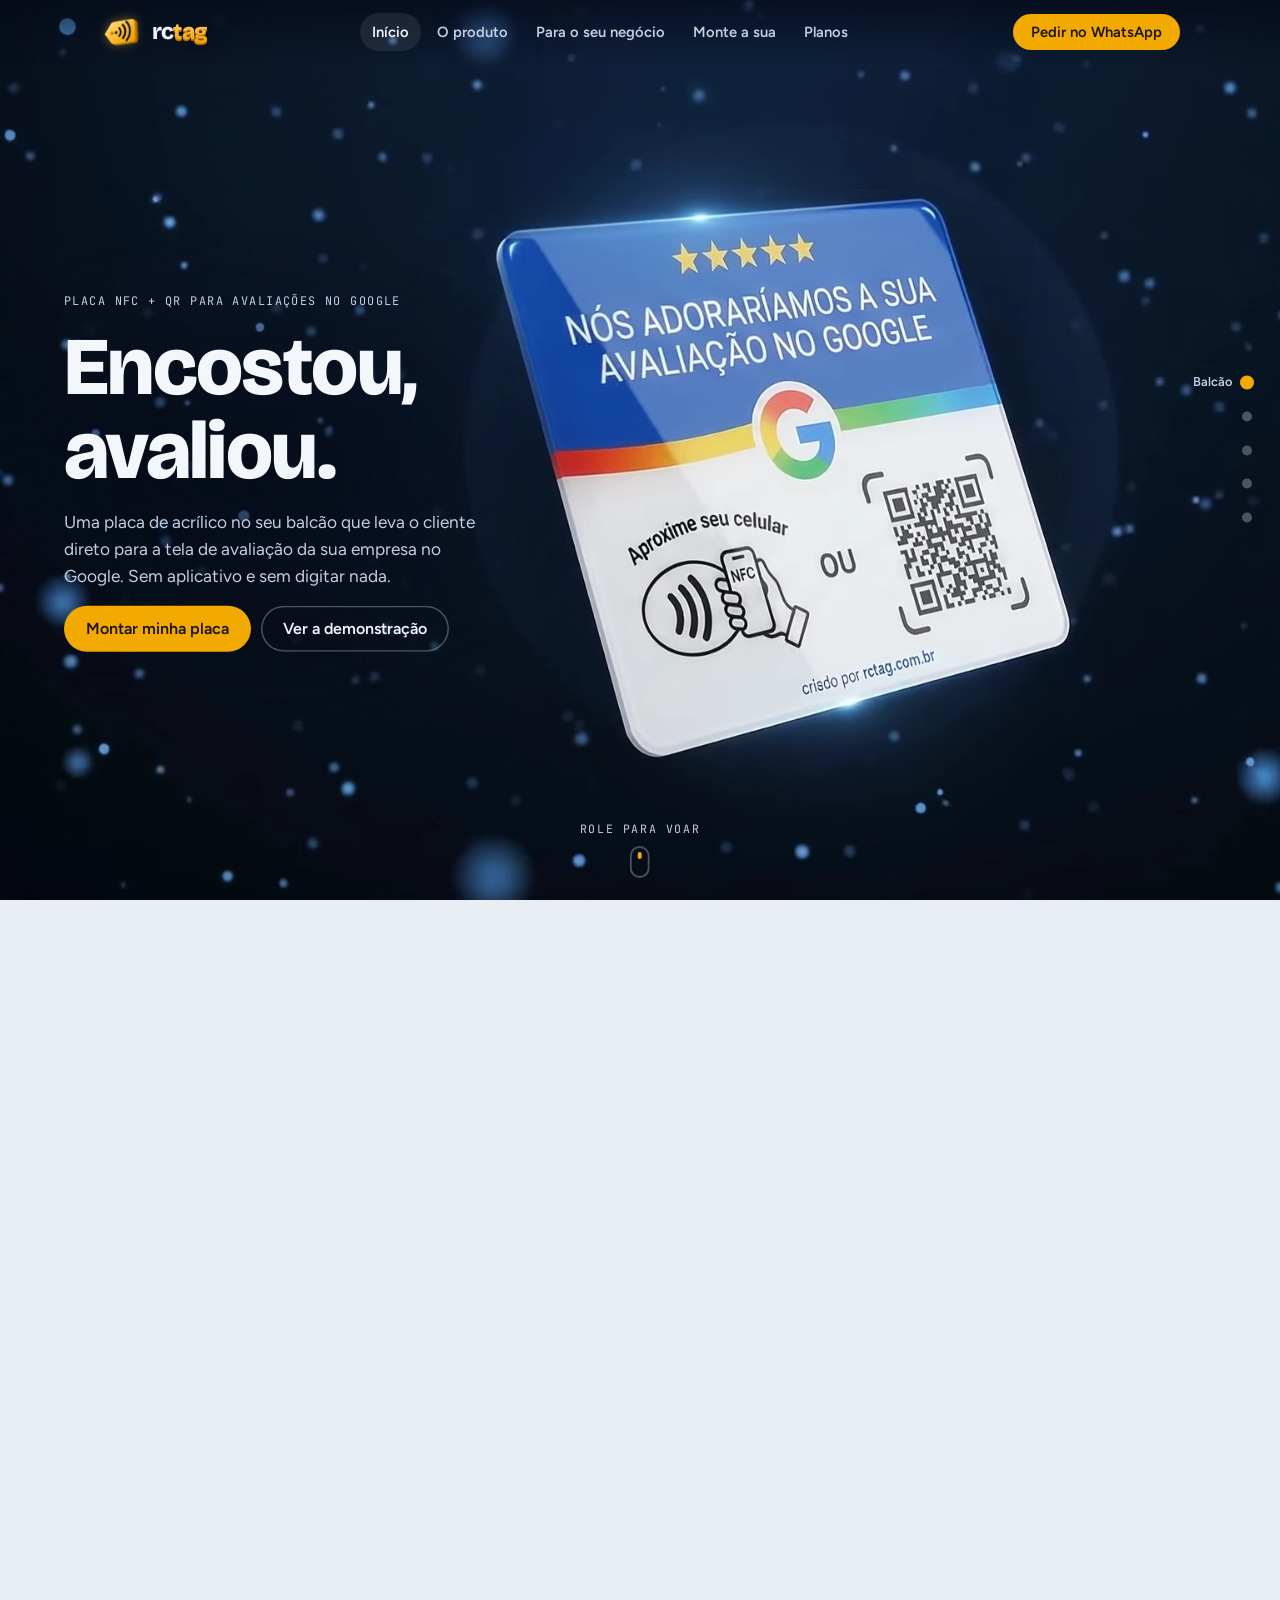
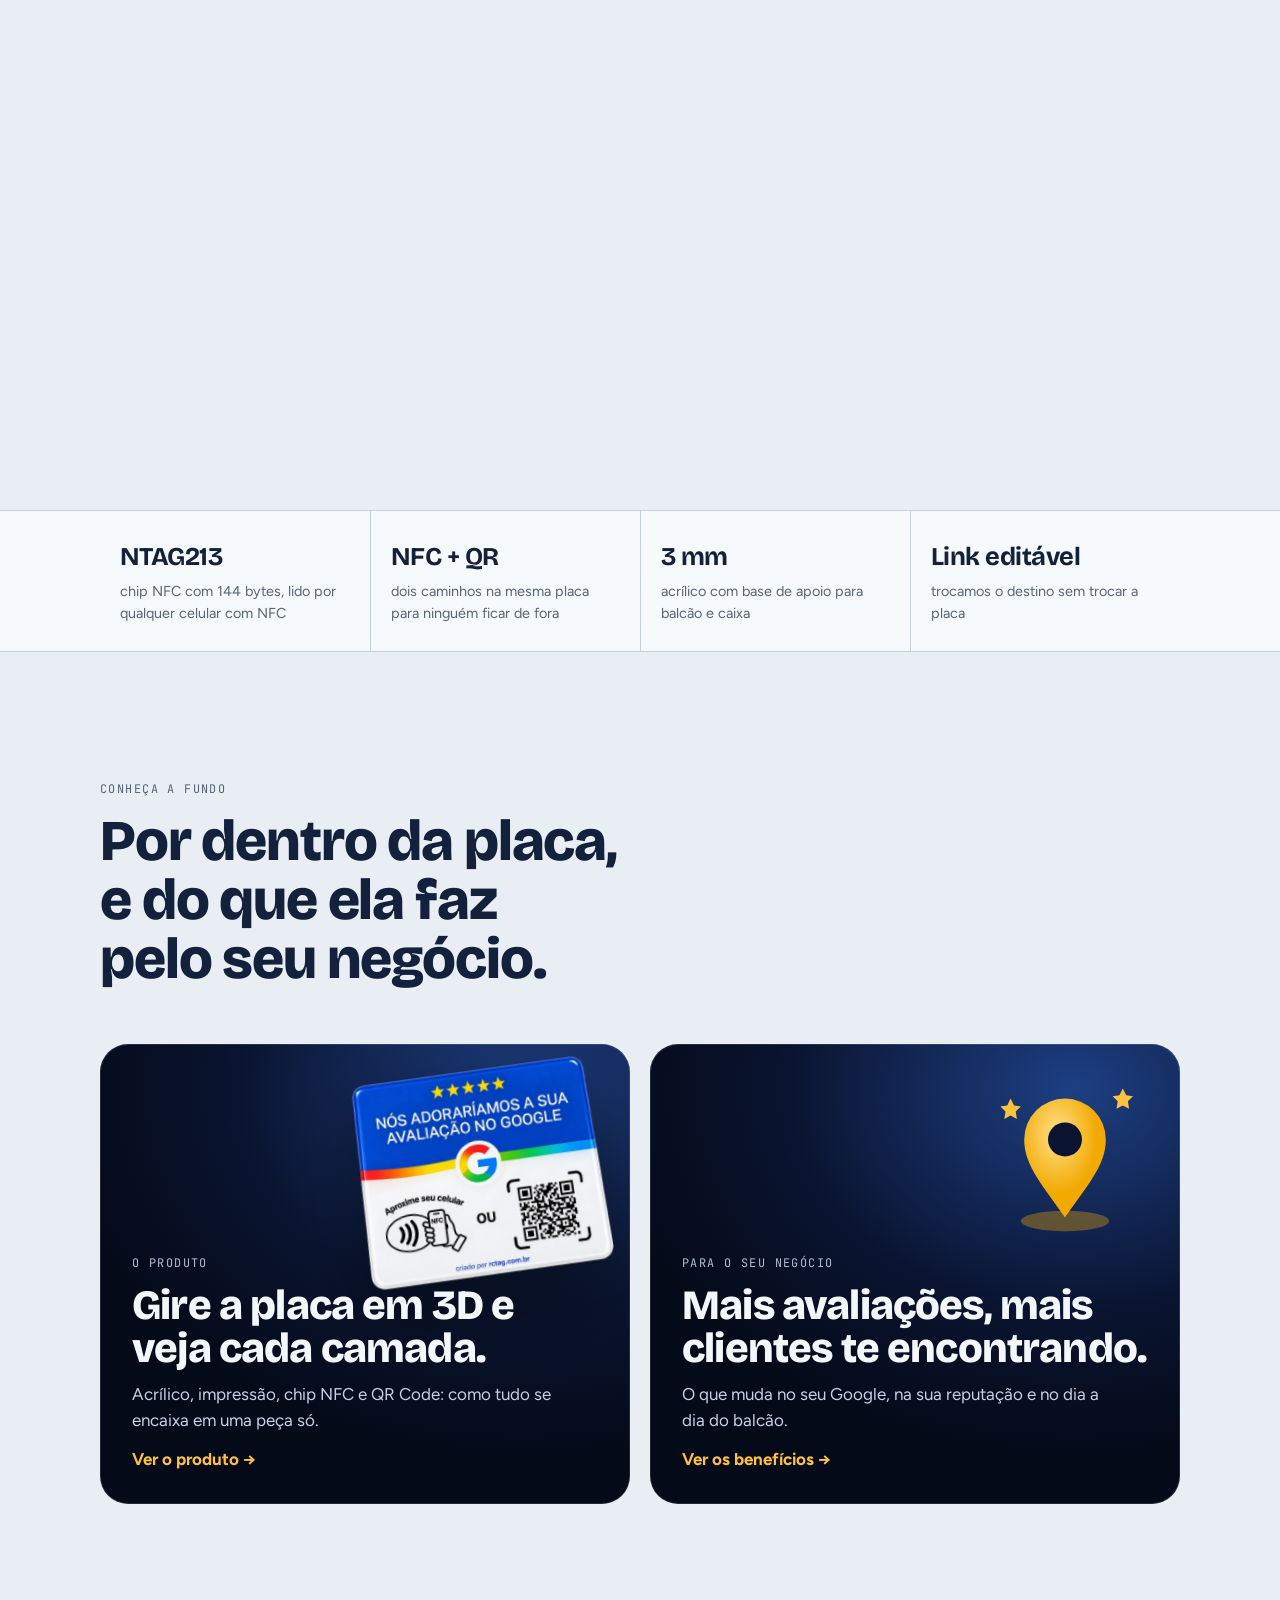
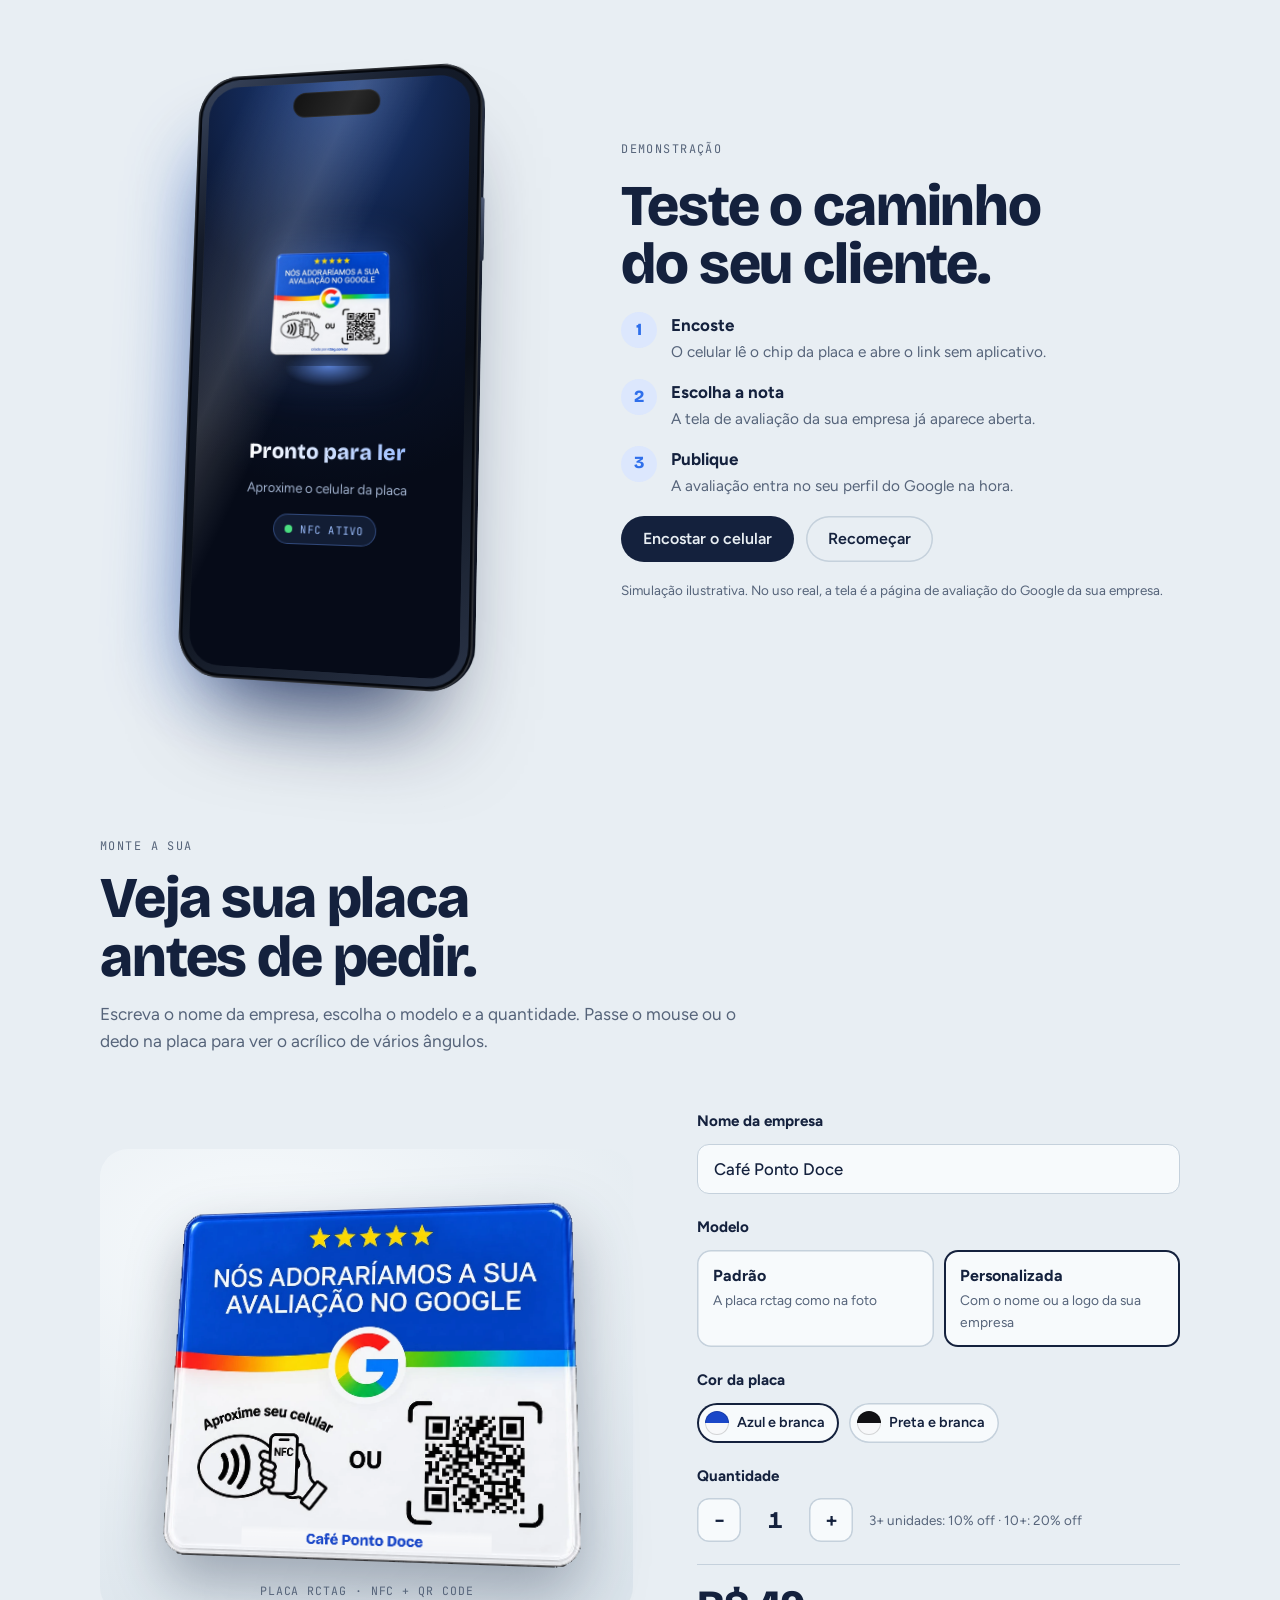
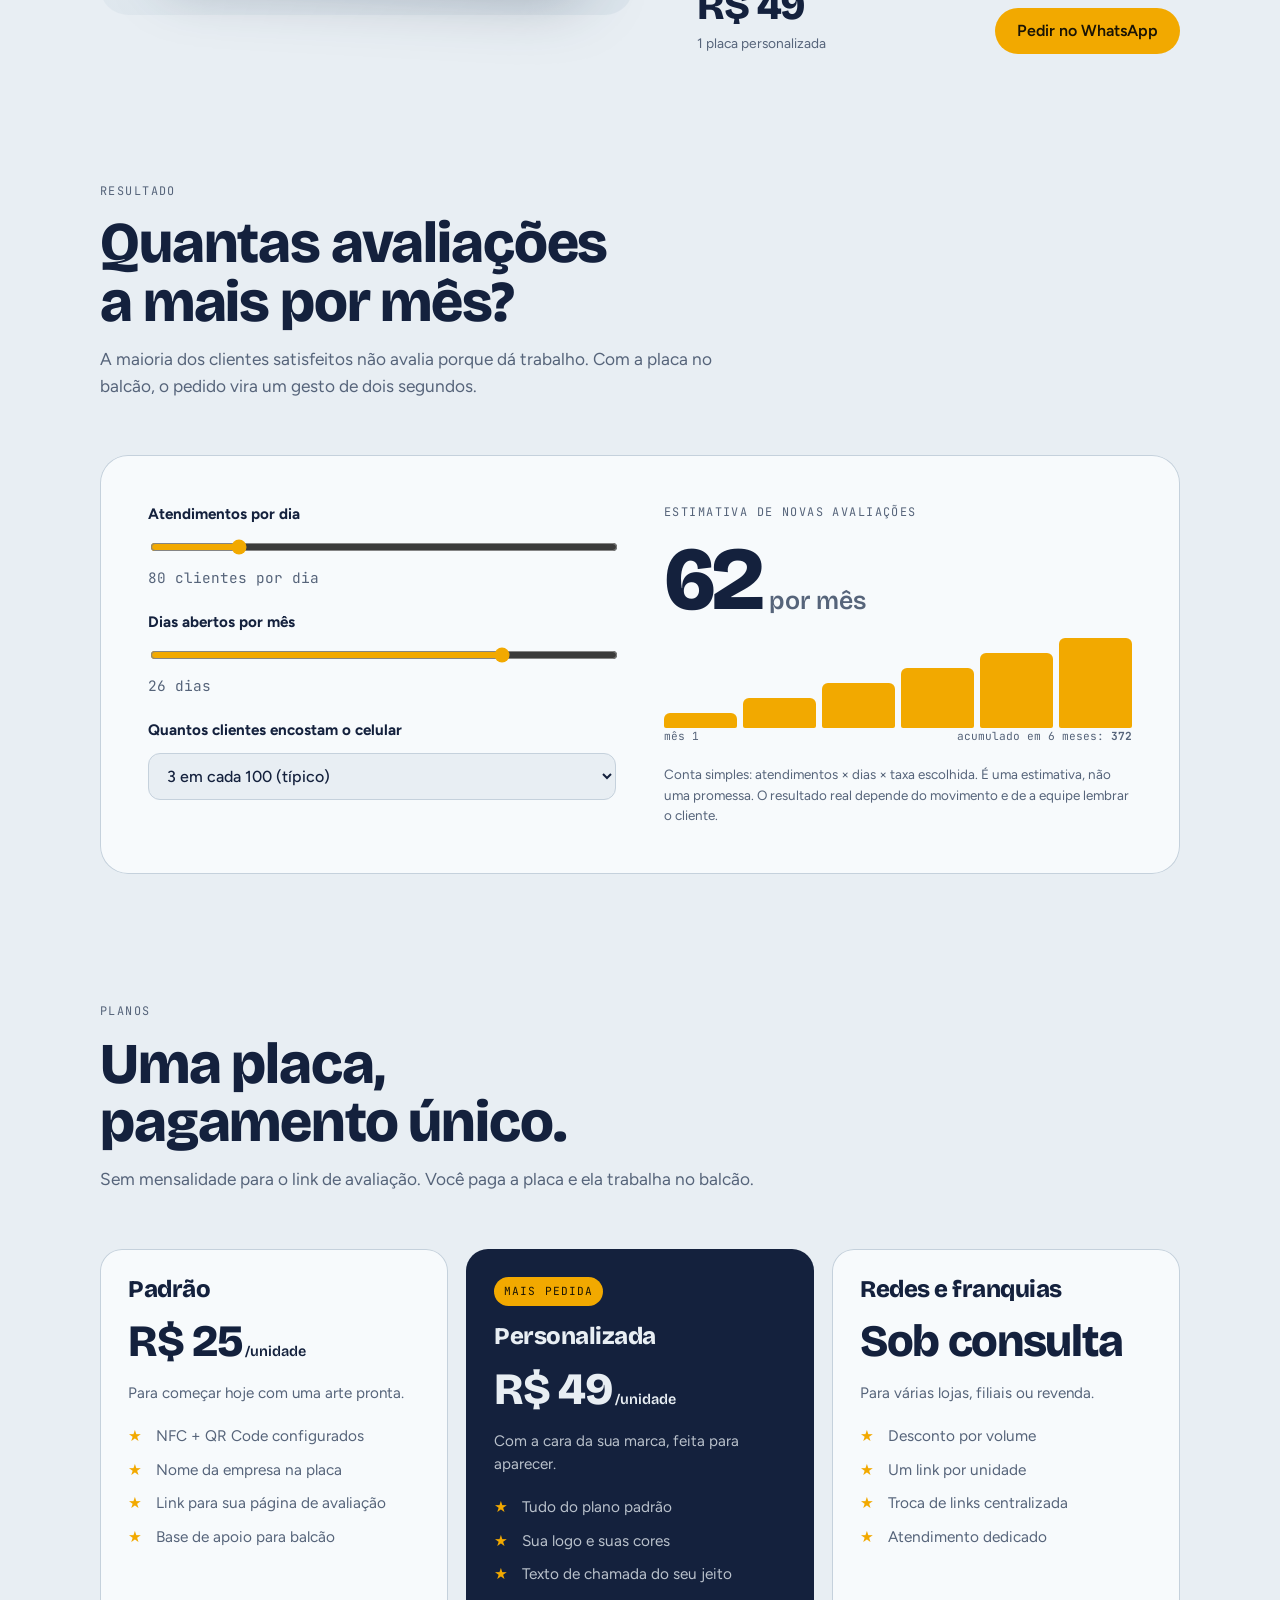
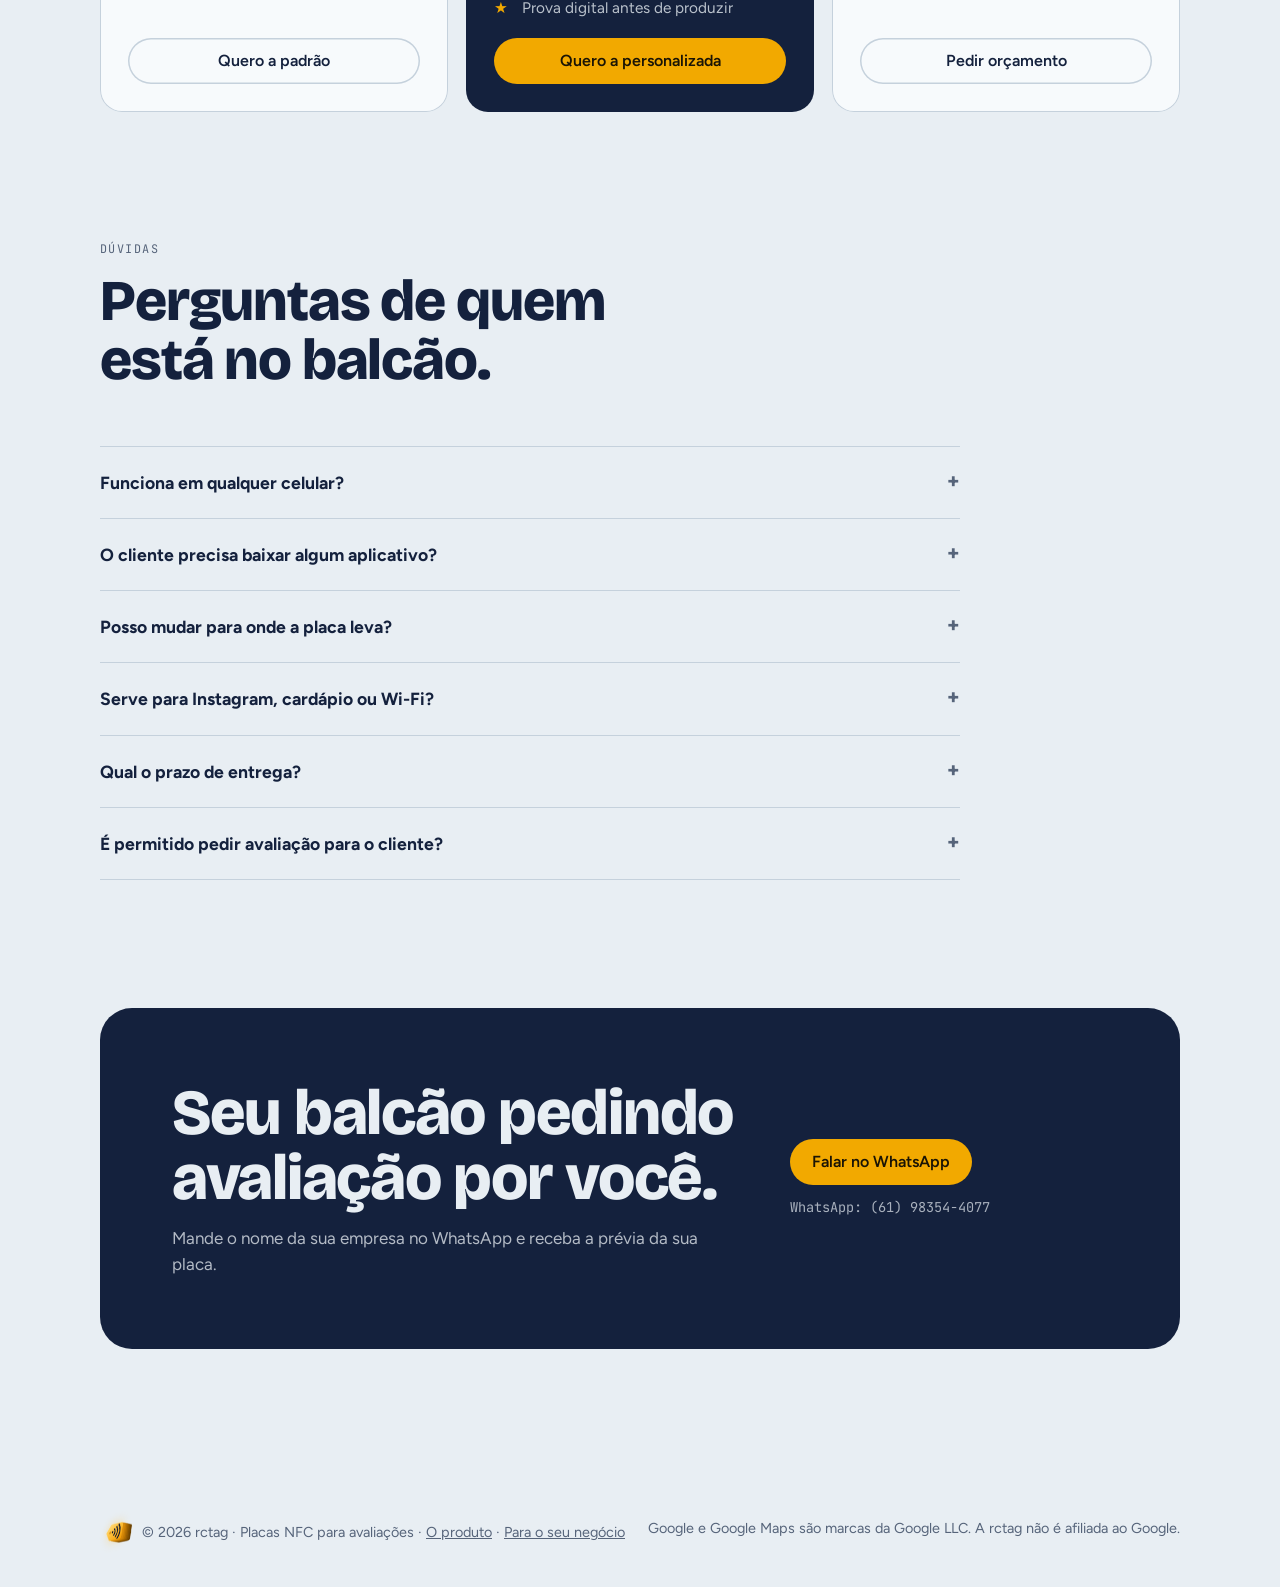
<file: index.html>
<!doctype html>
<html lang="pt-BR">
<head>
<meta charset="utf-8">
<meta name="viewport" content="width=device-width, initial-scale=1, viewport-fit=cover">
<title>rctag Placas NFC</title>
<meta name="description" content="Placas de acrílico com NFC e QR Code que levam o cliente direto para a avaliação da sua empresa no Google.">
<link rel="preconnect" href="https://fonts.googleapis.com">
<link rel="preconnect" href="https://fonts.gstatic.com" crossorigin>
<link rel="stylesheet" href="https://fonts.googleapis.com/css2?family=Bricolage+Grotesque:opsz,wght@12..96,500;12..96,700;12..96,800&family=Figtree:wght@400;500;600;700&family=JetBrains+Mono:wght@500&display=swap">
<link rel="stylesheet" href="assets/site.css">
<link rel="icon" href="assets/logo.svg" type="image/svg+xml">
<link rel="icon" href="assets/logo.svg" type="image/svg+xml">

<!-- Meta Pixel Code -->
<script>
!function(f,b,e,v,n,t,s)
{if(f.fbq)return;n=f.fbq=function(){n.callMethod?
n.callMethod.apply(n,arguments):n.queue.push(arguments)};
if(!f._fbq)f._fbq=n;n.push=n;n.loaded=!0;n.version='2.0';
n.queue=[];t=b.createElement(e);t.async=!0;
t.src=v;s=b.getElementsByTagName(e)[0];
s.parentNode.insertBefore(t,s)}(window, document,'script',
'https://connect.facebook.net/en_US/fbevents.js');
fbq('init', '1787184235883231');
fbq('track', 'PageView');
</script>
<noscript><img height="1" width="1" style="display:none"
src="https://www.facebook.com/tr?id=1787184235883231&ev=PageView&noscript=1"
/></noscript>
<!-- End Meta Pixel Code -->

</head>
<body>
<header class="top">
  <div class="wrap">
    <a class="brand" href="#inicio" aria-label="rctag, início">
      <span class="logo3d" aria-hidden="true"><svg class="l-side" viewBox="0 0 64 64" style="--z:-7.8px"><path d="M4 32 L16.5 15.5 Q18 14 20.5 14 H53 Q58 14 58 19 V45 Q58 50 53 50 H20.5 Q18 50 16.5 48.5 Z M17.5 28.6 A3.4 3.4 0 1 0 17.5 35.4 A3.4 3.4 0 1 0 17.5 28.6 Z" fill="#6B4100" fill-rule="evenodd"/></svg><svg class="l-side" viewBox="0 0 64 64" style="--z:-6.5px"><path d="M4 32 L16.5 15.5 Q18 14 20.5 14 H53 Q58 14 58 19 V45 Q58 50 53 50 H20.5 Q18 50 16.5 48.5 Z M17.5 28.6 A3.4 3.4 0 1 0 17.5 35.4 A3.4 3.4 0 1 0 17.5 28.6 Z" fill="#7E4D00" fill-rule="evenodd"/></svg><svg class="l-side" viewBox="0 0 64 64" style="--z:-5.2px"><path d="M4 32 L16.5 15.5 Q18 14 20.5 14 H53 Q58 14 58 19 V45 Q58 50 53 50 H20.5 Q18 50 16.5 48.5 Z M17.5 28.6 A3.4 3.4 0 1 0 17.5 35.4 A3.4 3.4 0 1 0 17.5 28.6 Z" fill="#935A00" fill-rule="evenodd"/></svg><svg class="l-side" viewBox="0 0 64 64" style="--z:-3.9px"><path d="M4 32 L16.5 15.5 Q18 14 20.5 14 H53 Q58 14 58 19 V45 Q58 50 53 50 H20.5 Q18 50 16.5 48.5 Z M17.5 28.6 A3.4 3.4 0 1 0 17.5 35.4 A3.4 3.4 0 1 0 17.5 28.6 Z" fill="#A86700" fill-rule="evenodd"/></svg><svg class="l-side" viewBox="0 0 64 64" style="--z:-2.6px"><path d="M4 32 L16.5 15.5 Q18 14 20.5 14 H53 Q58 14 58 19 V45 Q58 50 53 50 H20.5 Q18 50 16.5 48.5 Z M17.5 28.6 A3.4 3.4 0 1 0 17.5 35.4 A3.4 3.4 0 1 0 17.5 28.6 Z" fill="#BD7400" fill-rule="evenodd"/></svg><svg class="l-side" viewBox="0 0 64 64" style="--z:-1.3px"><path d="M4 32 L16.5 15.5 Q18 14 20.5 14 H53 Q58 14 58 19 V45 Q58 50 53 50 H20.5 Q18 50 16.5 48.5 Z M17.5 28.6 A3.4 3.4 0 1 0 17.5 35.4 A3.4 3.4 0 1 0 17.5 28.6 Z" fill="#D08000" fill-rule="evenodd"/></svg><svg class="l-front" viewBox="0 0 64 64"><defs><linearGradient id="lgF" x1="0" y1="0" x2="1" y2="1"><stop offset="0" stop-color="#FFE08A"/><stop offset=".45" stop-color="#FFC23D"/><stop offset="1" stop-color="#F29A00"/></linearGradient><linearGradient id="lgG" x1="0" y1="0" x2="0" y2="1"><stop offset="0" stop-color="#fff" stop-opacity=".75"/><stop offset=".5" stop-color="#fff" stop-opacity="0"/></linearGradient><clipPath id="lgC"><path d="M4 32 L16.5 15.5 Q18 14 20.5 14 H53 Q58 14 58 19 V45 Q58 50 53 50 H20.5 Q18 50 16.5 48.5 Z M17.5 28.6 A3.4 3.4 0 1 0 17.5 35.4 A3.4 3.4 0 1 0 17.5 28.6 Z" clip-rule="evenodd"/></clipPath></defs><path d="M4 32 L16.5 15.5 Q18 14 20.5 14 H53 Q58 14 58 19 V45 Q58 50 53 50 H20.5 Q18 50 16.5 48.5 Z M17.5 28.6 A3.4 3.4 0 1 0 17.5 35.4 A3.4 3.4 0 1 0 17.5 28.6 Z" fill="url(#lgF)" fill-rule="evenodd"/><g clip-path="url(#lgC)"><path d="M0 0H64V27Q34 36 0 26Z" fill="url(#lgG)"/></g><g fill="none" stroke="#0A1430" stroke-width="3.4" stroke-linecap="round"><path d="M31 25.5a9 9 0 0 1 0 13"/><path d="M37.5 21a15.5 15.5 0 0 1 0 22"/><path d="M44 16.8a21.5 21.5 0 0 1 0 30.4"/></g><circle cx="25.5" cy="32" r="2.6" fill="#0A1430"/></svg></span>
      <span class="wm">rc<b>tag</b></span>
    </a>
    <nav class="nav" id="nav" aria-label="Páginas">
      <a href="index.html" aria-current="page">Início</a>
      <a href="produto.html">O produto</a>
      <a href="beneficios.html">Para o seu negócio</a>
      <a href="#monte">Monte a sua</a>
      <a href="#planos">Planos</a>
      <a class="btn btn-gold js-wa nav-wa" href="#" target="_blank" rel="noopener">Pedir no WhatsApp</a>
    </nav>
    <a class="btn btn-gold js-wa" href="#" target="_blank" rel="noopener">Pedir no WhatsApp</a>
    <button type="button" class="menu-btn" aria-controls="nav" aria-expanded="false" aria-label="Abrir menu"><svg viewBox="0 0 24 24" fill="none" stroke="currentColor" stroke-width="2.2" stroke-linecap="round"><path d="M4 7h16M4 12h16M4 17h16"/></svg></button>
  </div>
</header>


<main>
  <!-- ============ SCROLL-WORLD FLIGHT ============ -->
  <section class="flight" id="inicio" aria-label="Como a placa funciona, em um voo pelo balcão">
    <div class="stage">
      <canvas id="world" aria-hidden="true"></canvas>

      <article class="copy on" data-i="0">
        <span class="eyebrow">Placa NFC + QR para avaliações no Google</span>
        <h1>Encostou, avaliou.</h1>
        <p>Uma placa de acrílico no seu balcão que leva o cliente direto para a tela de avaliação da sua empresa no Google. Sem aplicativo e sem digitar nada.</p>
        <div class="row">
          <a class="btn btn-gold" href="#monte">Montar minha placa</a>
          <a class="btn btn-ghost" href="#como-funciona">Ver a demonstração</a>
        </div>
      </article>
      <article class="copy" data-i="1">
        <span class="eyebrow">Passo 1 · O toque</span>
        <h2>O cliente aproxima o celular.</h2>
        <p>O chip NFC abre o link na hora. Quem prefere a câmera usa o QR Code impresso na mesma placa.</p>
        <div class="row"><span class="chip">NFC · 13,56 MHz</span><span class="chip">QR Code</span><span class="chip">iPhone e Android</span></div>
      </article>
      <article class="copy" data-i="2">
        <span class="eyebrow">Passo 2 · A avaliação</span>
        <h2>Cai direto nas estrelas.</h2>
        <p>A tela de avaliação abre pronta. O cliente escolhe a nota e comenta ainda no balcão, com a experiência fresca na memória.</p>
        <div class="row"><span class="chip"><span class="stars-inline">★★★★★</span> em 10 segundos</span></div>
      </article>
      <article class="copy" data-i="3">
        <span class="eyebrow">Passo 3 · O resultado</span>
        <h2>Mais avaliações, mais destaque no mapa.</h2>
        <p>Avaliações recentes e em volume ajudam sua empresa a aparecer melhor no Google Maps e convencem quem ainda está escolhendo onde ir.</p>
      </article>
      <article class="copy" data-i="4">
        <span class="eyebrow">A placa</span>
        <h2>Acrílico, chip e QR em uma peça só.</h2>
        <p>Pronta para balcão, caixa ou mesa. O link fica com a gente: se algo mudar, atualizamos sem trocar a placa.</p>
        <div class="row">
          <a class="btn btn-gold" href="#monte">Montar minha placa</a>
          <a class="btn btn-ghost" href="#planos">Ver preços</a>
        </div>
      </article>

      <nav class="rail" aria-label="Etapas do voo">
        <button type="button" data-go="0" class="on"><span>Balcão</span><i></i></button>
        <button type="button" data-go="1"><span>Toque</span><i></i></button>
        <button type="button" data-go="2"><span>Avaliação</span><i></i></button>
        <button type="button" data-go="3"><span>Mapa</span><i></i></button>
        <button type="button" data-go="4"><span>A placa</span><i></i></button>
      </nav>
      <div class="hint" aria-hidden="true">role para voar<i></i></div>
      <div class="progress" aria-hidden="true"><b></b></div>
    </div>
    <div class="track" aria-hidden="true"></div>
  </section>

  <!-- ============ SPECS ============ -->
  <div class="specs">
    <div class="wrap">
      <div class="spec" data-reveal><b>NTAG213</b><span>chip NFC com 144 bytes, lido por qualquer celular com NFC</span></div>
      <div class="spec" data-reveal><b>NFC + QR</b><span>dois caminhos na mesma placa para ninguém ficar de fora</span></div>
      <div class="spec" data-reveal><b>3 mm</b><span>acrílico com base de apoio para balcão e caixa</span></div>
      <div class="spec" data-reveal><b>Link editável</b><span>trocamos o destino sem trocar a placa</span></div>
    </div>
  </div>


  <!-- ============ DOORS → subpages ============ -->
  <section class="block" id="conheca" style="padding-bottom:0">
    <div class="wrap">
      <div class="head" data-reveal><span class="eyebrow">Conheça a fundo</span><h2>Por dentro da placa, e do que ela faz pelo seu negócio.</h2></div>
      <div class="doors">
        <a class="door" href="produto.html" data-tilt="8" data-reveal data-reveal-delay="1">
          <img class="art" src="img/placa-rctag.webp" alt="" loading="lazy">
          <span class="eyebrow" style="color:#AFBCD2">O produto</span>
          <h3 class="pop">Gire a placa em 3D e veja cada camada.</h3>
          <p>Acrílico, impressão, chip NFC e QR Code: como tudo se encaixa em uma peça só.</p>
          <span class="go pop">Ver o produto →</span>
        </a>
        <a class="door" href="beneficios.html" data-tilt="8" data-reveal data-reveal-delay="2">
          <svg class="pinart" viewBox="0 0 100 100" aria-hidden="true"><defs><radialGradient id="pg" cx="40%" cy="30%"><stop offset="0" stop-color="#FFE08A"/><stop offset="1" stop-color="#F2A900"/></radialGradient></defs><ellipse cx="50" cy="90" rx="26" ry="6" fill="rgba(242,169,0,.35)"/><path d="M50 88C38 70 26 58 26 42a24 24 0 0 1 48 0c0 16-12 28-24 46z" fill="url(#pg)"/><circle cx="50" cy="42" r="10" fill="#0A1430"/><g fill="#FFC23D"><path d="M18 18l2 4 4 .6-3 3 .7 4.4-3.7-2-3.7 2 .7-4.4-3-3 4-.6z"/><path d="M84 12l2 4 4 .6-3 3 .7 4.4-3.7-2-3.7 2 .7-4.4-3-3 4-.6z"/></g></svg>
          <span class="eyebrow" style="color:#AFBCD2">Para o seu negócio</span>
          <h3 class="pop">Mais avaliações, mais clientes te encontrando.</h3>
          <p>O que muda no seu Google, na sua reputação e no dia a dia do balcão.</p>
          <span class="go pop">Ver os benefícios →</span>
        </a>
      </div>
    </div>
  </section>

  <!-- ============ DEMO ============ -->
  <section class="block" id="como-funciona">
    <div class="wrap demo">
      <div class="phone-stage" id="phoneStage">
      <div class="phone-float">
      <div class="phone" id="phone">
        <i class="edge" style="--z:-4px"></i><i class="edge" style="--z:-8px"></i><i class="edge" style="--z:-12px"></i><i class="edge" style="--z:-16px"></i>
        <i class="btn-side" aria-hidden="true"></i>
        <div class="screen">
          <div class="notch"></div>
          <div class="state" data-s="idle">
            <div class="nfc3d" aria-hidden="true">
              <div class="floor"><i></i><i></i><i></i><b></b></div>
              <span class="beam"></span>
              <img class="miniplate" src="img/placa-rctag.webp" alt="">
            </div>
            <p class="rv-name">Pronto para ler</p>
            <p class="rv-sub">Aproxime o celular da placa</p>
            <span class="ready-chip"><i></i>NFC ativo</span>
          </div>
          <div class="state" data-s="review" hidden>
            <p class="rv-sub">Avaliar no Google</p>
            <p class="rv-name js-bizname">Café Ponto Doce</p>
            <div class="rv-stars" role="group" aria-label="Escolha a nota">
              <button type="button" data-v="1" aria-label="1 estrela">★</button>
              <button type="button" data-v="2" aria-label="2 estrelas">★</button>
              <button type="button" data-v="3" aria-label="3 estrelas">★</button>
              <button type="button" data-v="4" aria-label="4 estrelas">★</button>
              <button type="button" data-v="5" aria-label="5 estrelas">★</button>
            </div>
            <div class="rv-box">Conte como foi sua experiência…</div>
            <button type="button" class="rv-send" disabled>Publicar</button>
          </div>
          <div class="state" data-s="done" hidden>
            <p class="done-star" aria-hidden="true">★</p>
            <p class="rv-name">Avaliação publicada</p>
            <p class="rv-sub">Levou <b class="js-secs">8</b> segundos, do toque até a publicação.</p>
          </div>
        </div>
        <i class="sheen" aria-hidden="true"></i>
      </div>
      </div>
      </div>
      <div class="demo-copy">
        <span class="eyebrow">Demonstração</span>
        <h2 style="font-size:clamp(2.2rem,4.6vw,3.6rem)">Teste o caminho do seu cliente.</h2>
        <ol>
          <li><div><b>Encoste</b><span>O celular lê o chip da placa e abre o link sem aplicativo.</span></div></li>
          <li><div><b>Escolha a nota</b><span>A tela de avaliação da sua empresa já aparece aberta.</span></div></li>
          <li><div><b>Publique</b><span>A avaliação entra no seu perfil do Google na hora.</span></div></li>
        </ol>
        <div class="row">
          <button type="button" class="btn btn-ink" id="tapBtn">Encostar o celular</button>
          <button type="button" class="btn btn-ghost" id="resetBtn">Recomeçar</button>
        </div>
        <p class="fine">Simulação ilustrativa. No uso real, a tela é a página de avaliação do Google da sua empresa.</p>
      </div>
    </div>
  </section>

  <!-- ============ CUSTOMIZER ============ -->
  <section class="block" id="monte" style="padding-top:0">
    <div class="wrap">
      <div class="head" data-reveal>
        <span class="eyebrow">Monte a sua</span>
        <h2>Veja sua placa antes de pedir.</h2>
        <p>Escreva o nome da empresa, escolha o modelo e a quantidade. Passe o mouse ou o dedo na placa para ver o acrílico de vários ângulos.</p>
      </div>
      <div class="build">
        <div class="preview" id="preview">
          <div class="tilt" id="tilt"><canvas id="plateCanvas" width="1128" height="952" aria-label="Prévia da placa rctag"></canvas></div>
          <span class="note">PLACA RCTAG · NFC + QR CODE</span>
        </div>
        <form class="form" id="builder" autocomplete="off">
          <div class="field">
            <label for="bizName">Nome da empresa</label>
            <input type="text" id="bizName" maxlength="28" value="Café Ponto Doce">
          </div>
          <div class="field">
            <span class="lbl" id="modelLbl">Modelo</span>
            <div class="seg" role="group" aria-labelledby="modelLbl">
              <button type="button" class="opt" data-model="padrao" aria-pressed="false"><b>Padrão</b><span>A placa rctag como na foto</span></button>
              <button type="button" class="opt" data-model="personalizada" aria-pressed="true"><b>Personalizada</b><span>Com o nome ou a logo da sua empresa</span></button>
            </div>
          </div>
          <div class="field">
            <span class="lbl" id="colorLbl">Cor da placa</span>
            <div class="swatches" role="group" aria-labelledby="colorLbl">
              <button type="button" class="sw" data-color="azul" aria-pressed="true"><i style="background:linear-gradient(180deg,#1A47C8 50%,#F7F8FA 50%)"></i>Azul e branca</button>
              <button type="button" class="sw" data-color="preta" aria-pressed="false"><i style="background:linear-gradient(180deg,#111114 50%,#F7F8FA 50%)"></i>Preta e branca</button>
            </div>
          </div>
          <div class="field">
            <span class="lbl" id="qtyLbl">Quantidade</span>
            <div class="qty" role="group" aria-labelledby="qtyLbl">
              <button type="button" id="minus" aria-label="Diminuir">−</button>
              <output id="qty" aria-live="polite">1</output>
              <button type="button" id="plus" aria-label="Aumentar">+</button>
              <span class="fine" style="margin-left:10px">3+ unidades: 10% off · 10+: 20% off</span>
            </div>
          </div>
          <div class="total">
            <div><span class="price" id="price">R$ 49</span><small id="priceNote">1 placa personalizada</small></div>
            <a class="btn btn-gold js-wa" id="orderBtn" href="#" target="_blank" rel="noopener">Pedir no WhatsApp</a>
          </div>
        </form>
      </div>
    </div>
  </section>

  <!-- ============ CALCULATOR ============ -->
  <section class="block" id="resultado" style="padding-top:0">
    <div class="wrap">
      <div class="head" data-reveal>
        <span class="eyebrow">Resultado</span>
        <h2>Quantas avaliações a mais por mês?</h2>
        <p>A maioria dos clientes satisfeitos não avalia porque dá trabalho. Com a placa no balcão, o pedido vira um gesto de dois segundos.</p>
      </div>
      <div class="calc" data-reveal>
        <div class="form">
          <div class="field">
            <label for="visits">Atendimentos por dia</label>
            <input type="range" id="visits" min="10" max="400" step="10" value="80">
            <output for="visits" id="visitsOut">80 clientes por dia</output>
          </div>
          <div class="field">
            <label for="days">Dias abertos por mês</label>
            <input type="range" id="days" min="10" max="31" step="1" value="26">
            <output for="days" id="daysOut">26 dias</output>
          </div>
          <div class="field">
            <label for="rate">Quantos clientes encostam o celular</label>
            <select id="rate">
              <option value="0.01">1 em cada 100 (conservador)</option>
              <option value="0.03" selected>3 em cada 100 (típico)</option>
              <option value="0.05">5 em cada 100 (equipe incentiva)</option>
            </select>
          </div>
        </div>
        <div class="result" aria-live="polite">
          <span class="eyebrow">Estimativa de novas avaliações</span>
          <div class="big" id="perMonth">62<small>por mês</small></div>
          <div>
            <div class="bars" id="bars" aria-hidden="true"></div>
            <div class="bars-lbl"><span>mês 1</span><span>acumulado em 6 meses: <b id="sixMonths">374</b></span></div>
          </div>
          <p class="fine">Conta simples: atendimentos × dias × taxa escolhida. É uma estimativa, não uma promessa. O resultado real depende do movimento e de a equipe lembrar o cliente.</p>
        </div>
      </div>
    </div>
  </section>

  <!-- ============ PLANS ============ -->
  <section class="block" id="planos" style="padding-top:0">
    <div class="wrap">
      <div class="head" data-reveal>
        <span class="eyebrow">Planos</span>
        <h2>Uma placa, pagamento único.</h2>
        <p>Sem mensalidade para o link de avaliação. Você paga a placa e ela trabalha no balcão.</p>
      </div>
      <div class="plans">
        <article class="plan" data-tilt="6" data-reveal>
          <h3>Padrão</h3>
          <div class="amount">R$ 25<small> /unidade</small></div>
          <p class="muted">Para começar hoje com uma arte pronta.</p>
          <ul><li>NFC + QR Code configurados</li><li>Nome da empresa na placa</li><li>Link para sua página de avaliação</li><li>Base de apoio para balcão</li></ul>
          <a class="btn btn-ghost js-wa" data-plan="Padrão" href="#" target="_blank" rel="noopener">Quero a padrão</a>
        </article>
        <article class="plan feature" data-tilt="6" data-reveal data-reveal-delay="1">
          <span class="badge">Mais pedida</span>
          <h3>Personalizada</h3>
          <div class="amount">R$ 49<small> /unidade</small></div>
          <p class="muted">Com a cara da sua marca, feita para aparecer.</p>
          <ul><li>Tudo do plano padrão</li><li>Sua logo e suas cores</li><li>Texto de chamada do seu jeito</li><li>Prova digital antes de produzir</li></ul>
          <a class="btn btn-gold js-wa" data-plan="Personalizada" href="#" target="_blank" rel="noopener">Quero a personalizada</a>
        </article>
        <article class="plan" data-tilt="6" data-reveal>
          <h3>Redes e franquias</h3>
          <div class="amount">Sob consulta</div>
          <p class="muted">Para várias lojas, filiais ou revenda.</p>
          <ul><li>Desconto por volume</li><li>Um link por unidade</li><li>Troca de links centralizada</li><li>Atendimento dedicado</li></ul>
          <a class="btn btn-ghost js-wa" data-plan="Redes e franquias" href="#" target="_blank" rel="noopener">Pedir orçamento</a>
        </article>
      </div>
    </div>
  </section>

  <!-- ============ FAQ ============ -->
  <section class="block" id="duvidas" style="padding-top:0">
    <div class="wrap">
      <div class="head" data-reveal><span class="eyebrow">Dúvidas</span><h2>Perguntas de quem está no balcão.</h2></div>
      <div class="faq">
        <details><summary>Funciona em qualquer celular?</summary><p>Android com NFC e iPhone XR ou mais novo leem a placa só de encostar. Para qualquer outro aparelho existe o QR Code impresso na mesma placa, que abre pela câmera.</p></details>
        <details><summary>O cliente precisa baixar algum aplicativo?</summary><p>Não. O celular abre o link direto no navegador, já na tela de avaliação da sua empresa.</p></details>
        <details><summary>Posso mudar para onde a placa leva?</summary><p>Sim. O link é gerenciado por nós. Se você mudar de endereço, de perfil ou quiser apontar para outra página, atualizamos sem trocar a placa.</p></details>
        <details><summary>Serve para Instagram, cardápio ou Wi-Fi?</summary><p>Serve. A placa pode levar para qualquer página. O uso mais pedido é avaliação no Google, mas dá para usar para Instagram, cardápio digital, WhatsApp ou uma página de links.</p></details>
        <details><summary>Qual o prazo de entrega?</summary><p>O prazo depende do modelo e da quantidade e é confirmado no WhatsApp junto com o pedido.</p></details>
        <details><summary>É permitido pedir avaliação para o cliente?</summary><p>Sim. Pedir avaliação é permitido. O que as regras do Google proíbem é oferecer recompensa em troca da avaliação ou pedir apenas notas positivas. A placa só facilita o caminho.</p></details>
      </div>
    </div>
  </section>

  <section class="block" style="padding-top:0">
    <div class="wrap">
      <div class="final" data-tilt="4" data-reveal>
        <div>
          <h2>Seu balcão pedindo avaliação por você.</h2>
          <p>Mande o nome da sua empresa no WhatsApp e receba a prévia da sua placa.</p>
        </div>
        <div class="actions">
          <a class="btn btn-gold js-wa" href="#" target="_blank" rel="noopener">Falar no WhatsApp</a>
          <span class="num">WhatsApp: <span id="waNum">(61) 98354-4077</span></span>
        </div>
      </div>
    </div>
  </section>
</main>

<footer>
  <div class="wrap">
    <span class="foot-brand"><span class="logo3d" aria-hidden="true"><svg class="l-side" viewBox="0 0 64 64" style="--z:-7.8px"><path d="M4 32 L16.5 15.5 Q18 14 20.5 14 H53 Q58 14 58 19 V45 Q58 50 53 50 H20.5 Q18 50 16.5 48.5 Z M17.5 28.6 A3.4 3.4 0 1 0 17.5 35.4 A3.4 3.4 0 1 0 17.5 28.6 Z" fill="#6B4100" fill-rule="evenodd"/></svg><svg class="l-side" viewBox="0 0 64 64" style="--z:-6.5px"><path d="M4 32 L16.5 15.5 Q18 14 20.5 14 H53 Q58 14 58 19 V45 Q58 50 53 50 H20.5 Q18 50 16.5 48.5 Z M17.5 28.6 A3.4 3.4 0 1 0 17.5 35.4 A3.4 3.4 0 1 0 17.5 28.6 Z" fill="#7E4D00" fill-rule="evenodd"/></svg><svg class="l-side" viewBox="0 0 64 64" style="--z:-5.2px"><path d="M4 32 L16.5 15.5 Q18 14 20.5 14 H53 Q58 14 58 19 V45 Q58 50 53 50 H20.5 Q18 50 16.5 48.5 Z M17.5 28.6 A3.4 3.4 0 1 0 17.5 35.4 A3.4 3.4 0 1 0 17.5 28.6 Z" fill="#935A00" fill-rule="evenodd"/></svg><svg class="l-side" viewBox="0 0 64 64" style="--z:-3.9px"><path d="M4 32 L16.5 15.5 Q18 14 20.5 14 H53 Q58 14 58 19 V45 Q58 50 53 50 H20.5 Q18 50 16.5 48.5 Z M17.5 28.6 A3.4 3.4 0 1 0 17.5 35.4 A3.4 3.4 0 1 0 17.5 28.6 Z" fill="#A86700" fill-rule="evenodd"/></svg><svg class="l-side" viewBox="0 0 64 64" style="--z:-2.6px"><path d="M4 32 L16.5 15.5 Q18 14 20.5 14 H53 Q58 14 58 19 V45 Q58 50 53 50 H20.5 Q18 50 16.5 48.5 Z M17.5 28.6 A3.4 3.4 0 1 0 17.5 35.4 A3.4 3.4 0 1 0 17.5 28.6 Z" fill="#BD7400" fill-rule="evenodd"/></svg><svg class="l-side" viewBox="0 0 64 64" style="--z:-1.3px"><path d="M4 32 L16.5 15.5 Q18 14 20.5 14 H53 Q58 14 58 19 V45 Q58 50 53 50 H20.5 Q18 50 16.5 48.5 Z M17.5 28.6 A3.4 3.4 0 1 0 17.5 35.4 A3.4 3.4 0 1 0 17.5 28.6 Z" fill="#D08000" fill-rule="evenodd"/></svg><svg class="l-front" viewBox="0 0 64 64"><defs><linearGradient id="lgF2" x1="0" y1="0" x2="1" y2="1"><stop offset="0" stop-color="#FFE08A"/><stop offset=".45" stop-color="#FFC23D"/><stop offset="1" stop-color="#F29A00"/></linearGradient><linearGradient id="lgG2" x1="0" y1="0" x2="0" y2="1"><stop offset="0" stop-color="#fff" stop-opacity=".75"/><stop offset=".5" stop-color="#fff" stop-opacity="0"/></linearGradient><clipPath id="lgC2"><path d="M4 32 L16.5 15.5 Q18 14 20.5 14 H53 Q58 14 58 19 V45 Q58 50 53 50 H20.5 Q18 50 16.5 48.5 Z M17.5 28.6 A3.4 3.4 0 1 0 17.5 35.4 A3.4 3.4 0 1 0 17.5 28.6 Z" clip-rule="evenodd"/></clipPath></defs><path d="M4 32 L16.5 15.5 Q18 14 20.5 14 H53 Q58 14 58 19 V45 Q58 50 53 50 H20.5 Q18 50 16.5 48.5 Z M17.5 28.6 A3.4 3.4 0 1 0 17.5 35.4 A3.4 3.4 0 1 0 17.5 28.6 Z" fill="url(#lgF2)" fill-rule="evenodd"/><g clip-path="url(#lgC2)"><path d="M0 0H64V27Q34 36 0 26Z" fill="url(#lgG2)"/></g><g fill="none" stroke="#0A1430" stroke-width="3.4" stroke-linecap="round"><path d="M31 25.5a9 9 0 0 1 0 13"/><path d="M37.5 21a15.5 15.5 0 0 1 0 22"/><path d="M44 16.8a21.5 21.5 0 0 1 0 30.4"/></g><circle cx="25.5" cy="32" r="2.6" fill="#0A1430"/></svg></span><span>© 2026 rctag · Placas NFC para avaliações · <a href="produto.html">O produto</a> · <a href="beneficios.html">Para o seu negócio</a></span></span>
    <span>Google e Google Maps são marcas da Google LLC. A rctag não é afiliada ao Google.</span>
  </div>
</footer>


<script src="vendor/three.min.js"></script>
<script src="assets/fx.js"></script>
<script>
/* =====================================================================
   rctag — landing page script
   WHATSAPP: o número real fica em assets/fx.js (RCTAG.whatsapp).
   ===================================================================== */
const WHATSAPP = RCTAG.whatsapp;   // o número fica em assets/fx.js
const reduceMotion = window.matchMedia('(prefers-reduced-motion: reduce)').matches;

/* ---------- helpers ---------- */
function seeded(seed){ let s = seed>>>0 || 1; return () => (s = (s*1664525 + 1013904223)>>>0) / 4294967296; }

/* ---------- WhatsApp links ---------- */
function waLink(text){ return 'https://wa.me/' + WHATSAPP + '?text=' + encodeURIComponent(text); }
function fmtBRL(v){ return v.toLocaleString('pt-BR', { style:'currency', currency:'BRL', minimumFractionDigits: v % 1 ? 2 : 0, maximumFractionDigits:2 }); }

/* ---------- customizer ---------- */
const state = { name:'Café Ponto Doce', model:'personalizada', qty:1, color:'azul' };
const PRICES = { padrao:25, personalizada:49 };
const plateCanvas = document.getElementById('plateCanvas');

/* The real rctag plate photo (background removed). */
const PLATE_IMG = new Image();
PLATE_IMG.src = 'img/placa-rctag.webp';
PLATE_IMG.addEventListener('load', () => { update(); if(world) world.plateReady(); });

/* Black variant: same plate, with black wherever the classic one is blue
   (top band, edges and the "criado por" line). Everything else stays as is. */
let PLATE_BLACK = null;
function blackPlate(){
  if(PLATE_BLACK) return PLATE_BLACK;
  const W = PLATE_IMG.naturalWidth, H = PLATE_IMG.naturalHeight;
  const c = document.createElement('canvas'); c.width = W; c.height = H;
  const x = c.getContext('2d'); x.drawImage(PLATE_IMG, 0, 0);
  const im = x.getImageData(0, 0, W, H), d = im.data;
  for(let i = 0; i < d.length; i += 4){
    if(d[i+3] < 8) continue;
    const r = d[i], g = d[i+1], b = d[i+2];
    let k = Math.min(1, Math.max(0, (b - Math.max(r, g) - 18) / 50));   // how blue this pixel is
    if(!k) continue;
    // Google "G" and the rainbow stripe keep their colors: there only the darker band blue turns black.
    const p = i / 4, px = p % W * 1128 / W, py = (p / W | 0) * 952 / H;
    if((py > 365 && py < 465) || Math.hypot(px - 562, py - 425) < 135) k *= Math.min(1, Math.max(0, (112 - g) / 14));
    if(!k) continue;
    const Y = .299*r + .587*g + .114*b, v = 10 + Y * .16;               // keep the shading, in near-black
    d[i] = r + (v - r) * k; d[i+1] = g + (v - g) * k; d[i+2] = b + (v + 3 - b) * k;
  }
  x.putImageData(im, 0, 0);
  return (PLATE_BLACK = c);
}

function drawRealPlate(canvas, opt){
  const ctx = canvas.getContext('2d'), W = canvas.width, H = canvas.height;
  ctx.clearRect(0,0,W,H);
  if(!PLATE_IMG.complete || !PLATE_IMG.naturalWidth) return;
  const dark = opt.color === 'preta';
  ctx.drawImage(dark ? blackPlate() : PLATE_IMG, 0, 0, W, H);
  if(opt.model === 'padrao') return;
  // Personalizada: the customer's name goes on the bottom line of the plate.
  const y = H * .945;
  const band = ctx.createLinearGradient(0, y - 34, 0, y + 30);
  const bg = ['rgba(247,248,250,0)', '#F7F8FA', '#F4F5F8', 'rgba(244,245,248,0)'];
  band.addColorStop(0, bg[0]); band.addColorStop(.25, bg[1]); band.addColorStop(.8, bg[2]); band.addColorStop(1, bg[3]);
  ctx.fillStyle = band; ctx.fillRect(W*.2, y - 34, W*.6, 64);
  const name = (opt.name || '').trim() || 'Sua empresa';
  let fs = 40; ctx.font = `800 ${fs}px "Bricolage Grotesque", system-ui, sans-serif`;
  while(ctx.measureText(name).width > W*.56 && fs > 20){ fs -= 2; ctx.font = `800 ${fs}px "Bricolage Grotesque", system-ui, sans-serif`; }
  ctx.fillStyle = dark ? '#111114' : '#1A47C8'; ctx.textAlign = 'center'; ctx.textBaseline = 'middle';
  ctx.fillText(name, W/2, y);
}
// Color switch: the plate turns around in 3D and comes back in the new color.
document.querySelectorAll('.sw[data-color]').forEach(b => b.addEventListener('click', () => {
  if(state.color === b.dataset.color) return;
  document.querySelectorAll('.sw[data-color]').forEach(x => x.setAttribute('aria-pressed', x===b ? 'true':'false'));
  const t = document.getElementById('tilt');
  if(reduceMotion || !t.animate){ state.color = b.dataset.color; update(); return; }
  t.animate([{ transform:'rotateY(0deg)' }, { transform:'rotateY(90deg) scale(.92)' }], { duration:260, easing:'ease-in' }).onfinish = () => {
    state.color = b.dataset.color; update();
    t.animate([{ transform:'rotateY(-90deg) scale(.92)' }, { transform:'rotateY(0deg)' }], { duration:420, easing:'cubic-bezier(.2,.7,.2,1)' });
  };
}));
document.querySelectorAll('.opt').forEach(b => b.addEventListener('click', () => {
  state.model = b.dataset.model;
  document.querySelectorAll('.opt').forEach(x => x.setAttribute('aria-pressed', x===b ? 'true':'false'));
  update();
}));
document.getElementById('bizName').addEventListener('input', e => { state.name = e.target.value; update(); });
document.getElementById('minus').addEventListener('click', () => { state.qty = Math.max(1, state.qty-1); update(); });
document.getElementById('plus').addEventListener('click', () => { state.qty = Math.min(99, state.qty+1); update(); });
document.getElementById('builder').addEventListener('submit', e => e.preventDefault());

function update(){
  drawRealPlate(plateCanvas, state);
  const unit = PRICES[state.model];
  const off = state.qty >= 10 ? .2 : state.qty >= 3 ? .1 : 0;
  const total = unit * state.qty * (1-off);
  document.getElementById('qty').textContent = state.qty;
  document.getElementById('price').textContent = fmtBRL(total);
  const modelName = state.model === 'padrao' ? 'padrão' : 'personalizada';
  document.getElementById('priceNote').textContent = `${state.qty} ${state.qty>1?'placas':'placa'} ${modelName}${state.qty>1?'s':''}` + (off ? ` · ${off*100}% de desconto` : '');
  document.querySelectorAll('.js-bizname').forEach(n => n.textContent = (state.name.trim() || 'Sua empresa'));
  const colorName = state.color === 'preta' ? 'na cor preta e branca' : 'na cor azul e branca';
  const msg = `Olá! Quero ${state.qty} ${state.qty>1?'placas':'placa'} NFC ${modelName} ${colorName} para "${state.name.trim() || 'minha empresa'}". Total estimado: ${fmtBRL(total)}.`;
  document.getElementById('orderBtn').href = waLink(msg);
}
document.querySelectorAll('.js-wa').forEach(a => {
  if(a.id === 'orderBtn') return;
  a.href = waLink(a.dataset.plan ? `Olá! Tenho interesse no plano ${a.dataset.plan} das placas NFC rctag.` : 'Olá! Quero saber mais sobre as placas NFC rctag.');
});
(function showNumber(){
  const d = WHATSAPP.replace(/\D/g,'');
  if(/^0+$/.test(d.slice(2))) return;
  const n = d.slice(2); document.getElementById('waNum').textContent = `(${n.slice(0,2)}) ${n.slice(2,-4)}-${n.slice(-4)}`;
})();

// 3D tilt on the preview
(function(){
  const pv = document.getElementById('preview'), t = document.getElementById('tilt');
  if(reduceMotion) return;
  const move = (x,y) => {
    const r = pv.getBoundingClientRect();
    const px = (x - r.left)/r.width - .5, py = (y - r.top)/r.height - .5;
    t.style.transform = `rotateY(${px*26}deg) rotateX(${-py*22}deg) translateZ(10px)`;
  };
  pv.addEventListener('pointermove', e => move(e.clientX, e.clientY));
  pv.addEventListener('pointerleave', () => { t.style.transform = 'rotateY(-12deg) rotateX(6deg)'; });
  t.style.transform = 'rotateY(-12deg) rotateX(6deg)';
})();

/* ---------- tap demo ---------- */
(function(){
  const phone = document.getElementById('phone');
  const states = [...phone.querySelectorAll('.state')];
  const show = s => states.forEach(el => el.hidden = el.dataset.s !== s);
  const stars = [...phone.querySelectorAll('.rv-stars button')];
  const send = phone.querySelector('.rv-send');
  let t0 = 0, rating = 0, timer = null;
  const setStars = v => stars.forEach(b => b.classList.toggle('lit', +b.dataset.v <= v));
  stars.forEach(b => {
    b.addEventListener('mouseenter', () => setStars(+b.dataset.v));
    b.addEventListener('mouseleave', () => setStars(rating));
    b.addEventListener('click', () => { rating = +b.dataset.v; setStars(rating); send.disabled = false; });
  });
  send.addEventListener('click', () => {
    document.querySelector('.js-secs').textContent = Math.max(3, Math.round((performance.now()-t0)/1000));
    show('done');
  });
  document.getElementById('tapBtn').addEventListener('click', () => {
    clearTimeout(timer); rating = 0; setStars(0); send.disabled = true; show('idle');
    phone.classList.add('tapping'); t0 = performance.now();
    phone.querySelector('[data-s="idle"] .rv-name').textContent = 'Lendo a placa…';
    timer = setTimeout(() => { phone.classList.remove('tapping'); show('review'); }, reduceMotion ? 200 : 1400);
  });
  document.getElementById('resetBtn').addEventListener('click', () => {
    clearTimeout(timer); phone.classList.remove('tapping'); rating = 0; setStars(0); send.disabled = true;
    phone.querySelector('[data-s="idle"] .rv-name').textContent = 'Pronto para ler'; show('idle');
  });
})();

/* ---------- demo phone: 3D tilt toward the pointer ---------- */
(function(){
  const sec = document.getElementById('como-funciona'), stage = document.getElementById('phoneStage'), phone = document.getElementById('phone');
  if(!sec || reduceMotion || !window.matchMedia('(hover: hover)').matches) return;
  sec.addEventListener('pointermove', e => {
    const r = stage.getBoundingClientRect();
    const x = Math.max(-1, Math.min(1, (e.clientX - (r.left + r.width/2)) / r.width));
    const y = Math.max(-1, Math.min(1, (e.clientY - (r.top + r.height/2)) / r.height));
    phone.style.transform = `rotateY(${-16 + x*24}deg) rotateX(${6 - y*14}deg)`;
    phone.style.setProperty('--sx', (30 + x*50) + '%');
  });
  sec.addEventListener('pointerleave', () => { phone.style.transform = ''; phone.style.removeProperty('--sx'); });
})();

/* ---------- calculator ---------- */
(function(){
  const v = document.getElementById('visits'), d = document.getElementById('days'), r = document.getElementById('rate');
  const bars = document.getElementById('bars');
  for(let i=0;i<6;i++) bars.appendChild(document.createElement('i'));
  const run = () => {
    const per = Math.round(+v.value * +d.value * +r.value);
    document.getElementById('visitsOut').textContent = `${v.value} clientes por dia`;
    document.getElementById('daysOut').textContent = `${d.value} dias`;
    document.getElementById('perMonth').innerHTML = `${per.toLocaleString('pt-BR')}<small>por mês</small>`;
    document.getElementById('sixMonths').textContent = (per*6).toLocaleString('pt-BR');
    [...bars.children].forEach((b,i) => b.style.height = ((i+1)/6*100) + '%');
  };
  [v,d,r].forEach(el => el.addEventListener('input', run)); run();
})();

/* =====================================================================
   SCROLL-WORLD FLIGHT
   Uma câmera voa por 5 dioramas enquanto a página rola. É renderizado ao
   vivo em WebGL (three.js), então não depende de vídeos. Para trocar por
   vídeos gerados (pipeline scroll-world), use references/scrub-engine.js
   com os mesmos 5 capítulos.
   ===================================================================== */
let world = null;
(function(){
  const flight = document.querySelector('.flight');
  const track = flight.querySelector('.track');
  const canvas = document.getElementById('world');
  const copies = [...flight.querySelectorAll('.copy')];
  const railBtns = [...flight.querySelectorAll('.rail button')];
  const hint = flight.querySelector('.hint');
  const bar = flight.querySelector('.progress b');
  const N = 5;
  const stage = flight.querySelector('.stage');
  const topBar = document.querySelector('.top');
  const clamp01 = x => Math.min(1, Math.max(0, x));

  /* ---- chapter videos ----------------------------------------------------
     Chapters: Balcão, Toque, Avaliação, Mapa, A placa. A clip covers one or more
     consecutive chapters and is scrubbed by scroll; chapters without a clip keep
     the live 3D flight. Consecutive Flow videos are joined into one clip with
     ffmpeg (trimmed, zoom-matched, crossfaded) so there is no stop between them.
     keys = clip position (0..1) at: where the clip starts showing, the middle of
     each chapter's hold, and where it has faded out. The clip keeps moving
     through the holds, so it never freezes while you scroll. */
  const CHAPTER_VIDEOS = [
    { chapters:[0,1,2,3,4], src:'video/cenas.mp4', srcMobile:'video/cenas-m.mp4', srcWebm:'video/cenas.webm', poster:'video/cenas.jpg',
      keys:[0, .125, .33, .524, .744, .974, 1] },
  ];
  const isMobile = () => window.matchMedia('(max-width: 860px), (hover: none) and (pointer: coarse)').matches;
  const vids = CHAPTER_VIDEOS.map(c => {
    const first = c.chapters[0], last = c.chapters[c.chapters.length-1];
    const wrap = document.createElement('div'); wrap.className = 'vlayer';
    const img = new Image(); img.alt = ''; img.loading = first === 0 ? 'eager' : 'lazy'; img.src = c.poster; wrap.appendChild(img);
    return { c, first, last, wrap, video:null, loading:false, ready:false, cur:c.keys[0], target:c.keys[0], pts:null };
  });
  { let after = canvas; vids.forEach(v => { after.after(v.wrap); after = v.wrap; }); }
  function loadVid(v){
    if(v.loading || reduceMotion) return;
    v.loading = true;
    const probe = document.createElement('video');
    const mp4ok = probe.canPlayType('video/mp4; codecs="avc1.640028"') !== '';
    const url = !mp4ok && v.c.srcWebm ? v.c.srcWebm : (isMobile() && v.c.srcMobile ? v.c.srcMobile : v.c.src);
    // Loaded as a Blob so every frame is seekable on any host.
    fetch(url).then(r => r.ok ? r.blob() : Promise.reject(new Error(r.status)))
      .then(blob => {
        const el = document.createElement('video');
        el.muted = true; el.playsInline = true; el.preload = 'auto';
        el.setAttribute('muted',''); el.setAttribute('playsinline','');
        el.src = URL.createObjectURL(blob);
        el.addEventListener('loadedmetadata', () => { v.ready = true; });
        el.addEventListener('seeked', () => v.wrap.classList.add('has-video'), { once:true });
        v.wrap.appendChild(el); v.video = el;
      }).catch(() => { v.loading = false; });
  }
  const inU = v => v.first === 0 ? 0 : 2*v.first - .4;     // starts fading in
  const outU = v => 2*v.last + 1.05;                         // starts fading out
  function updateVideos(u, p){
    let cover = 0;
    vids.forEach((v,k) => {
      const next = vids[k+1], joined = next && next.first === v.last + 1;
      const fin = v.first === 0 ? 1 : clamp01((u - inU(v)) / .45);
      const fout = joined ? (u > 2*next.first - .7 ? 0 : 1) : 1 - clamp01((u - outU(v)) / .55);
      const op = Math.min(fin, fout);
      v.wrap.style.opacity = op;
      v.wrap.style.visibility = op > .001 ? 'visible' : 'hidden';
      v.wrap.style.zIndex = String(1 + v.first);
      if(u > 2*v.first - 2 && u < 2*v.last + 2.5) loadVid(v);
      // Clip time follows scroll progress through the keys (piecewise linear).
      if(!v.pts) v.pts = [pOfU(inU(v))].concat(v.c.chapters.map(i => stationP[i]), [pOfU(outU(v) + .55)]);
      const P = v.pts, K = v.c.keys;
      let t = p <= P[0] ? K[0] : K[K.length-1];
      for(let j = 0; j < P.length-1; j++) if(p > P[j] && p <= P[j+1]){ t = K[j] + (K[j+1]-K[j]) * (p - P[j]) / (P[j+1] - P[j]); break; }
      v.target = t;
      cover = Math.max(cover, op);
    });
    const dark = cover > .5;
    stage.classList.toggle('on-video', dark);
    topBar.classList.toggle('on-video', dark && flight.getBoundingClientRect().bottom > 64);
  }
  (function scrub(){
    vids.forEach(v => {
      if(!v.ready || !v.video || v.video.seeking) return;
      v.cur += (v.target - v.cur) * (reduceMotion ? 1 : .2);
      const t = Math.min(.999, Math.max(0, v.cur)) * (v.video.duration || 1);
      if(Math.abs(v.video.currentTime - t) > (isMobile() ? .04 : .015)){ try { v.video.currentTime = t; } catch(e){} }
    });
    requestAnimationFrame(scrub);
  })();
  // iOS paints a muted video only after it has played once: prime on first touch.
  window.addEventListener('touchstart', () => vids.forEach(v => {
    if(v.video){ const pr = v.video.play(); if(pr && pr.then) pr.then(() => v.video.pause()).catch(() => {}); }
  }), { once:true, passive:true });

  // Timeline: approach, then per station a hold and a transit (in/out halves).
  const SEGS = [{a:0,b:1,L:.8,e:'out'}];
  for(let i=0;i<N;i++){
    SEGS.push({a:2*i+1,b:2*i+1,L:i===N-1?.5:.7});
    if(i<N-1){ SEGS.push({a:2*i+1,b:2*i+2,L:.6,e:'in'}); SEGS.push({a:2*i+2,b:2*i+3,L:.6,e:'out'}); }
  }
  const TOTAL = SEGS.reduce((s,x)=>s+x.L,0);
  track.style.height = (TOTAL*95) + 'vh';
  const stationP = [];   // scroll progress at the middle of each hold
  { let acc=0; SEGS.forEach(s => { if(s.a===s.b) stationP[(s.a-1)/2] = (acc + s.L*.5)/TOTAL; acc += s.L; }); }
  function uAt(p){
    let x = p*TOTAL;
    for(const s of SEGS){
      if(x <= s.L){ const f = s.L ? x/s.L : 1; const e = s.e==='in' ? f*f : s.e==='out' ? 1-(1-f)*(1-f) : 0; return s.a + (s.b-s.a)*e; }
      x -= s.L;
    }
    return 2*N-1;
  }
  function pOfU(u){   // inverse of uAt (uAt never decreases)
    let lo = 0, hi = 1;
    for(let k = 0; k < 30; k++){ const m = (lo+hi)/2; if(uAt(m) < u) lo = m; else hi = m; }
    return hi;
  }
  function progress(){
    const r = flight.getBoundingClientRect();
    const span = flight.offsetHeight - window.innerHeight;
    return Math.min(1, Math.max(0, -r.top / Math.max(1, span)));
  }
  function jump(i){
    const top = flight.offsetTop + stationP[i]*(flight.offsetHeight - window.innerHeight);
    window.scrollTo({ top, behavior: reduceMotion ? 'auto' : 'smooth' });
  }
  railBtns.forEach(b => b.addEventListener('click', () => jump(+b.dataset.go)));

  function updateCopy(u){
    let active = 0, best = 9;
    copies.forEach((c,i) => {
      const dist = i===0 && u<1 ? 0 : Math.abs(u-(2*i+1));
      if(dist < best){ best = dist; active = i; }
      const op = Math.max(0, Math.min(1, 1 - (dist-.3)/.55));
      c.style.opacity = op;
      c.classList.toggle('on', op > .6);
      c.setAttribute('aria-hidden', op > .6 ? 'false' : 'true');
    });
    railBtns.forEach((b,i) => b.classList.toggle('on', i===active));
  }

  let gl = null;
  try { gl = window.THREE && (canvas.getContext('webgl2') || canvas.getContext('webgl')); } catch(e){}
  if(!gl){
    // No WebGL: the copy still steps through the chapters as you scroll.
    flight.classList.add('nogl');
    const onScroll = () => { const p = progress(); updateCopy(uAt(p)); updateVideos(uAt(p), p); bar.style.transform = `scaleX(${p})`; hint.style.opacity = p > .02 ? 0 : 1; };
    window.addEventListener('scroll', onScroll, { passive:true }); onScroll();
    return;
  }

  const THREE = window.THREE;
  const renderer = new THREE.WebGLRenderer({ canvas, context: gl, antialias:true, alpha:true });
  renderer.setPixelRatio(Math.min(window.devicePixelRatio || 1, 2));
  const scene = new THREE.Scene();
  const camera = new THREE.PerspectiveCamera(40, 1, .1, 500);
  scene.add(new THREE.HemisphereLight(0xffffff, 0x7d8ca6, .62));
  const sun = new THREE.DirectionalLight(0xfff4e0, .62); sun.position.set(30, 60, 40); scene.add(sun);
  const fill = new THREE.DirectionalLight(0xcfe0ff, .3); fill.position.set(-40, 20, -20); scene.add(fill);

  const mat = (c, extra) => new THREE.MeshStandardMaterial(Object.assign({ color:c, roughness:.82, metalness:0, flatShading:true }, extra||{}));
  const M = {
    wood: mat(0xC98B5A), woodLight: mat(0xE2B384), cream: mat(0xF3EDE2), ink: mat(0x14213D),
    gold: mat(0xF2A900, { emissive:0x6b4a00, emissiveIntensity:.35, roughness:.5 }), blue: mat(0x2F6FEB),
    red: mat(0xE4574B), leaf: mat(0x5BAA7A), leafDark: mat(0x3E8A60), rock: mat(0x8C9BB0), dirt: mat(0x7A6A5C),
    white: mat(0xFFFFFF), glass: mat(0xDDEAF5, { transparent:true, opacity:.55, roughness:.1 }),
  };
  const STX = 46;
  const centers = [0,1,2,3,4].map(i => new THREE.Vector3(i*STX, 0, (i%2 ? -8 : 0)));
  const tops = [0x8FCB9E, 0xE8C98F, 0x9DBCF5, 0xB9CBB0, 0xEBC66A];

  function island(i){
    const g = new THREE.Group(); g.position.copy(centers[i]);
    const top = new THREE.Mesh(new THREE.CylinderGeometry(9, 8.4, 1.6, 10), mat(tops[i])); top.position.y = .8; g.add(top);
    const soil = new THREE.Mesh(new THREE.CylinderGeometry(8.4, 7.2, 1.6, 10), M.dirt); soil.position.y = -.8; g.add(soil);
    const under = new THREE.Mesh(new THREE.ConeGeometry(7.2, 7, 10), M.rock); under.rotation.x = Math.PI; under.position.y = -5.1; g.add(under);
    scene.add(g); return g;
  }
  function box(w,h,d,m,x,y,z,parent){ const o = new THREE.Mesh(new THREE.BoxGeometry(w,h,d), m); o.position.set(x,y,z); parent.add(o); return o; }
  function cyl(rt,rb,h,m,x,y,z,parent,seg){ const o = new THREE.Mesh(new THREE.CylinderGeometry(rt,rb,h,seg||10), m); o.position.set(x,y,z); parent.add(o); return o; }
  function tree(parent,x,z,s){ s=s||1; cyl(.25*s,.3*s,1.6*s,M.wood,x,1.6+.8*s,z,parent,6); const c = new THREE.Mesh(new THREE.IcosahedronGeometry(1.3*s,0), M.leaf); c.position.set(x,1.6+2.3*s,z); parent.add(c); }
  function starShape(r){ const s = new THREE.Shape(); for(let k=0;k<10;k++){ const a = Math.PI/2 + k*Math.PI/5, rr = k%2 ? r*.45 : r; const x = Math.cos(a)*rr, y = Math.sin(a)*rr; k ? s.lineTo(x,y) : s.moveTo(x,y);} s.closePath(); return s; }
  const starGeo = new THREE.ExtrudeGeometry(starShape(1), { depth:.35, bevelEnabled:true, bevelThickness:.08, bevelSize:.08, bevelSegments:1 });
  starGeo.center();

  // every 3D plate wears the real rctag plate photo
  const plateTex = new THREE.Texture(PLATE_IMG); plateTex.anisotropy = 8;
  if(PLATE_IMG.complete && PLATE_IMG.naturalWidth) plateTex.needsUpdate = true;
  const faceMat = new THREE.MeshStandardMaterial({ map: plateTex, roughness:.3, transparent:true, alphaTest:.3 });
  function plate(parent, s, x, y, z){
    const g = new THREE.Group(); g.position.set(x,y,z); g.scale.setScalar(s);
    const edge = M.glass;
    const body = new THREE.Mesh(new THREE.BoxGeometry(2.2, 1.86, .09), [edge,edge,edge,edge,faceMat,edge]); body.position.y = 1.06; body.rotation.x = -.1; g.add(body);
    const foot = new THREE.Mesh(new THREE.BoxGeometry(2.1,.14,.7), M.glass); foot.position.y = .07; g.add(foot);
    parent.add(g); return g;
  }

  // Station 0: café counter
  const s0 = island(0);
  box(9,2.2,2.6,M.wood,0,2.7,-1,s0); box(9.4,.3,3,M.woodLight,0,3.95,-1,s0);
  box(1.6,1.4,1.2,M.ink,-3.2,4.8,-1.4,s0); box(1.2,.4,.9,M.cream,-3.2,5.7,-1.4,s0);
  cyl(.28,.22,.55,M.cream,-1.6,4.38,-.6,s0); cyl(.28,.22,.55,M.cream,2.7,4.38,-.3,s0);
  const plate0 = plate(s0, 1, .6, 4.1, -.4);
  [-2.4,0,2.4].forEach(x => { cyl(.12,.12,1.6,M.ink,x,2.4,1.6,s0,6); cyl(.7,.7,.2,M.red,x,3.25,1.6,s0); });
  box(10,5,.4,M.cream,0,4.1,-4.6,s0); box(3,1.6,.1,M.ink,-2.6,5.4,-4.35,s0); box(3,1.6,.1,M.ink,1,5.4,-4.35,s0);
  tree(s0,-6.5,1.5,1); tree(s0,6.2,-2.4,1.2);
  const cup = s0; // eslint quiet

  // Station 1: the tap
  const s1 = island(1);
  cyl(2.4,2.8,1.8,M.cream,0,2.5,0,s1,12);
  const plate1 = plate(s1, 1.9, 0, 3.4, 0);
  const phone = new THREE.Group(); s1.add(phone);
  box(1.9,3.8,.28,M.ink,0,0,0,phone);
  const scr = box(1.7,3.4,.02,new THREE.MeshStandardMaterial({ color:0x2F6FEB, emissive:0x1b3f9a, emissiveIntensity:.6, roughness:.3 }),0,0,.15,phone);
  const rings = [0,1,2].map(k => { const m = new THREE.MeshBasicMaterial({ color:0x2F6FEB, transparent:true, opacity:.8 }); const r = new THREE.Mesh(new THREE.TorusGeometry(1.4,.07,8,48), m); r.position.set(0,5.9,.9); s1.add(r); return r; });
  tree(s1,-6.4,-2,1.1); tree(s1,6,2.5,.9);
  box(1.4,.6,1.4,M.leafDark,5,1.9,-3,s1);

  // Station 2: the review
  const s2 = island(2);
  const bigPhone = new THREE.Group(); bigPhone.position.set(0,1.6,0); s2.add(bigPhone);
  box(6,11,.6,M.ink,0,6,-1.5,bigPhone);
  box(5.4,10.2,.05,mat(0xFFFFFF,{emissive:0xffffff,emissiveIntensity:.35}),0,6,-1.18,bigPhone);
  box(3.6,.5,.06,M.ink,0,9.6,-1.14,bigPhone); box(2.4,.3,.06,M.rock,0,8.9,-1.14,bigPhone);
  box(4.4,2.2,.06,mat(0xE9EEF2),0,3.7,-1.14,bigPhone); box(2.4,.7,.06,M.blue,0,1.9,-1.14,bigPhone);
  const stars2 = [0,1,2,3,4].map(k => { const s = new THREE.Mesh(starGeo, M.gold); s.position.set((k-2)*1.15, 7.1, -.7); s.scale.setScalar(.001); bigPhone.add(s); return s; });
  tree(s2,-6.6,1,1); tree(s2,6.4,-1.8,1.1); tree(s2,5.4,3.4,.8);

  // Station 3: the map
  const s3 = island(3);
  const mapC = document.createElement('canvas'); mapC.width = mapC.height = 512;
  { const c = mapC.getContext('2d'); c.fillStyle = '#E3EAE0'; c.fillRect(0,0,512,512);
    c.fillStyle = '#BFD8B8'; c.fillRect(300,40,160,130); c.fillRect(40,330,140,140);
    c.fillStyle = '#A9CBE8'; c.beginPath(); c.moveTo(0,250); c.bezierCurveTo(160,210,300,300,512,260); c.lineTo(512,290); c.bezierCurveTo(300,330,160,240,0,280); c.fill();
    c.strokeStyle = '#FFFFFF'; c.lineWidth = 18; [[0,120,512,150],[0,420,512,380],[140,0,110,512],[380,0,420,512]].forEach(l => { c.beginPath(); c.moveTo(l[0],l[1]); c.lineTo(l[2],l[3]); c.stroke(); });
    c.strokeStyle = '#F6D98A'; c.lineWidth = 8; c.beginPath(); c.moveTo(0,120); c.lineTo(512,150); c.stroke(); }
  const mapTex = new THREE.CanvasTexture(mapC);
  const mapPlane = new THREE.Mesh(new THREE.BoxGeometry(11.4,.12,11.4), [M.cream,M.cream,new THREE.MeshStandardMaterial({ map:mapTex, roughness:.9 }),M.cream,M.cream,M.cream]);
  mapPlane.position.y = 1.66; s3.add(mapPlane);
  function pin(parent,x,z,m,s){ const g = new THREE.Group(); g.position.set(x,1.7,z); g.scale.setScalar(s||1); const c = new THREE.Mesh(new THREE.ConeGeometry(.45,1.3,12), m); c.rotation.x = Math.PI; c.position.y = .65; g.add(c); const h = new THREE.Mesh(new THREE.SphereGeometry(.55,14,10), m); h.position.y = 1.45; g.add(h); parent.add(g); return g; }
  [[-3.5,-2.5],[3.4,-3.2],[-2.8,3.4],[3.8,2.6],[-4.4,.6]].forEach(p => pin(s3,p[0],p[1],M.rock,.8));
  const heroPin = pin(s3, .4, .2, M.gold, 1.1);
  const heroStar = new THREE.Mesh(starGeo, M.gold); heroStar.scale.setScalar(.6); heroPin.add(heroStar);
  [[-4.5,-4.6,1.6],[4.6,-4.4,2.2],[-4.8,4.2,1.2],[4.9,4.5,1.8]].forEach(b => box(1.2,b[2],1.2,M.cream,b[0],1.7+b[2]/2,b[1],s3));

  // Station 4: the product
  const s4 = island(4);
  cyl(3.2,3.6,1.2,M.cream,0,2.2,0,s4,24);
  const hero = new THREE.Group(); hero.position.set(0,2.8,0); s4.add(hero);
  const heroPlate = plate(hero, 2.7, 0, 0, 0);
  const orbit = [0,1,2,3,4,5].map(k => { const s = new THREE.Mesh(starGeo, M.gold); s.scale.setScalar(.35); s4.add(s); return s; });
  tree(s4,-6.2,-2.6,1.2); tree(s4,6.4,-1.6,1);

  // clouds + motes
  const cloudMat = new THREE.MeshStandardMaterial({ color:0xffffff, emissive:0xffffff, emissiveIntensity:.25, roughness:1, flatShading:true, transparent:true, opacity:.9 });
  const clouds = [];
  const rnd = seeded(7);
  for(let k=0;k<22;k++){
    const g = new THREE.Group();
    for(let j=0;j<3+Math.floor(rnd()*3);j++){ const m = new THREE.Mesh(new THREE.IcosahedronGeometry(1.5+rnd()*1.6,0), cloudMat); m.position.set(j*1.9 - 2, rnd()*.8, rnd()*1.2); g.add(m); }
    g.position.set(-30 + rnd()*(STX*4+60), 10 + rnd()*26, -75 + rnd()*45);
    g.userData.v = .2 + rnd()*.4; scene.add(g); clouds.push(g);
  }

  // camera path
  let posCurve, lookCurve;
  function buildPath(){
    const aspect = canvas.clientWidth / Math.max(1, canvas.clientHeight);
    const portrait = aspect < .9, k = portrait ? 1.75 : 1;
    camera.fov = portrait ? 52 : 40;
    const shiftX = portrait ? 0 : -3.2; // desktop: frame subject right of the copy
    const P = [], L = [];
    const NEAR = [[14,7,4.2],[17,8,5.4],[24,9,7.8],[17,15,2.6],[19,8,5.6]]; // [distance, height, look height]
    const dropY = portrait ? -3.5 : 0; // phones: aim lower so the scene sits above the copy
    const nearOf = i => centers[i].clone().add(new THREE.Vector3(shiftX, NEAR[i][1], NEAR[i][0]*k));
    const lookOf = i => centers[i].clone().add(new THREE.Vector3(shiftX, NEAR[i][2] + dropY, 0));
    P.push(centers[0].clone().add(new THREE.Vector3(shiftX*2, 22, 40*k))); L.push(centers[0].clone().add(new THREE.Vector3(shiftX, 2 + dropY, 0)));
    for(let i=0;i<N;i++){
      P.push(nearOf(i)); L.push(lookOf(i));
      if(i<N-1){
        const mid = centers[i].clone().lerp(centers[i+1], .5);
        P.push(mid.clone().add(new THREE.Vector3(0, 21, 26*k))); L.push(mid.clone().add(new THREE.Vector3(8, 0, -6)));
      }
    }
    posCurve = new THREE.CatmullRomCurve3(P, false, 'centripetal');
    lookCurve = new THREE.CatmullRomCurve3(L, false, 'centripetal');
    camera.updateProjectionMatrix();
  }

  function resize(){
    const w = canvas.clientWidth, h = canvas.clientHeight;
    renderer.setSize(w, h, false); camera.aspect = w / Math.max(1,h); buildPath();
  }
  function applyTheme(){
    const cs = getComputedStyle(document.documentElement);
    const fog = cs.getPropertyValue('--fog').trim() || '#E3EBF2';
    scene.fog = new THREE.Fog(new THREE.Color(fog), 70, 190);
    const dark = cs.getPropertyValue('color-scheme').includes('dark');
    cloudMat.color.set(dark ? 0x42506b : 0xffffff); cloudMat.emissiveIntensity = dark ? 0 : .25; cloudMat.opacity = dark ? .55 : .9;
  }
  window.matchMedia('(prefers-color-scheme: dark)').addEventListener('change', applyTheme);
  new MutationObserver(applyTheme).observe(document.documentElement, { attributes:true, attributeFilter:['data-theme'] });

  let uCur = uAt(progress()), uTarget = uCur, last = performance.now();
  const tmpP = new THREE.Vector3(), tmpL = new THREE.Vector3();
  function frame(now){
    const dt = Math.min(.05, (now-last)/1000); last = now; const t = now/1000;
    const p = progress(); uTarget = uAt(p);
    uCur += (uTarget - uCur) * (reduceMotion ? 1 : Math.min(1, dt*6));
    const tt = uCur / (2*N-1);
    posCurve.getPoint(tt, tmpP); lookCurve.getPoint(tt, tmpL);
    camera.position.copy(tmpP); camera.lookAt(tmpL);
    const closeness = i => Math.max(0, 1 - Math.abs(uCur-(2*i+1))/1.4);

    if(!reduceMotion){
      // station 1: phone glides toward the plate and rings pulse
      const ph = (Math.sin(t*1.6)+1)/2;
      phone.position.set(1.8 - ph*.9, 6.2, 4 - ph*2.2); phone.rotation.set(-.25, -.5 + ph*.25, -.1);
      rings.forEach((r,k) => { const f = ((t*.8 + k/3) % 1); r.scale.setScalar(.6 + f*1.6); r.material.opacity = (1-f)*.8*ph; });
      scr.material.emissiveIntensity = .4 + ph*.6;
      heroPlate.rotation.y = Math.sin(t*.5)*.5;
      orbit.forEach((s,k) => { const a = t*.6 + k*Math.PI/3; s.position.set(Math.cos(a)*5.2, 6 + Math.sin(a*2)*.8, Math.sin(a)*5.2); s.rotation.y = t*2 + k; });
      clouds.forEach(c => { c.position.x += c.userData.v*dt; if(c.position.x > STX*4+40) c.position.x = -40; });
      plate0.rotation.y = Math.sin(t*.8)*.08;
      heroStar.rotation.y = t*1.5;
    } else {
      rings.forEach((r,k) => { r.scale.setScalar(1 + k*.4); r.material.opacity = .4; });
      phone.position.set(2, 6.2, 3); phone.rotation.set(-.25,-.4,-.1);
      orbit.forEach((s,k) => { const a = k*Math.PI/3; s.position.set(Math.cos(a)*5.2, 6, Math.sin(a)*5.2); });
    }
    // station 2: stars pop in one by one as the camera arrives
    const c2 = closeness(2);
    stars2.forEach((s,k) => { const f = Math.max(0, Math.min(1, (c2 - k*.1)/.35)); const b = f<1 ? f*(1 + .3*Math.sin(f*Math.PI)) : 1; s.scale.setScalar(Math.max(.001, b*.55)); s.rotation.y = (1-f)*Math.PI; });
    // station 3: your pin rises above the others
    const c3 = closeness(3);
    heroPin.position.y = 1.7 + c3*2.6; heroPin.scale.setScalar(1.1 + c3*.5); heroStar.position.y = 2.6;

    renderer.render(scene, camera);
    updateCopy(uCur);
    updateVideos(uCur, p);
    bar.style.transform = `scaleX(${p})`;
    hint.style.opacity = p > .02 ? 0 : 1;
    requestAnimationFrame(frame);
  }

  world = { plateReady: () => { plateTex.needsUpdate = true; } };
  applyTheme(); resize();
  window.addEventListener('resize', resize);
  if(document.fonts && document.fonts.ready) document.fonts.ready.then(update);
  requestAnimationFrame(frame);
})();

update();
</script>

</body>
</html>
</file>
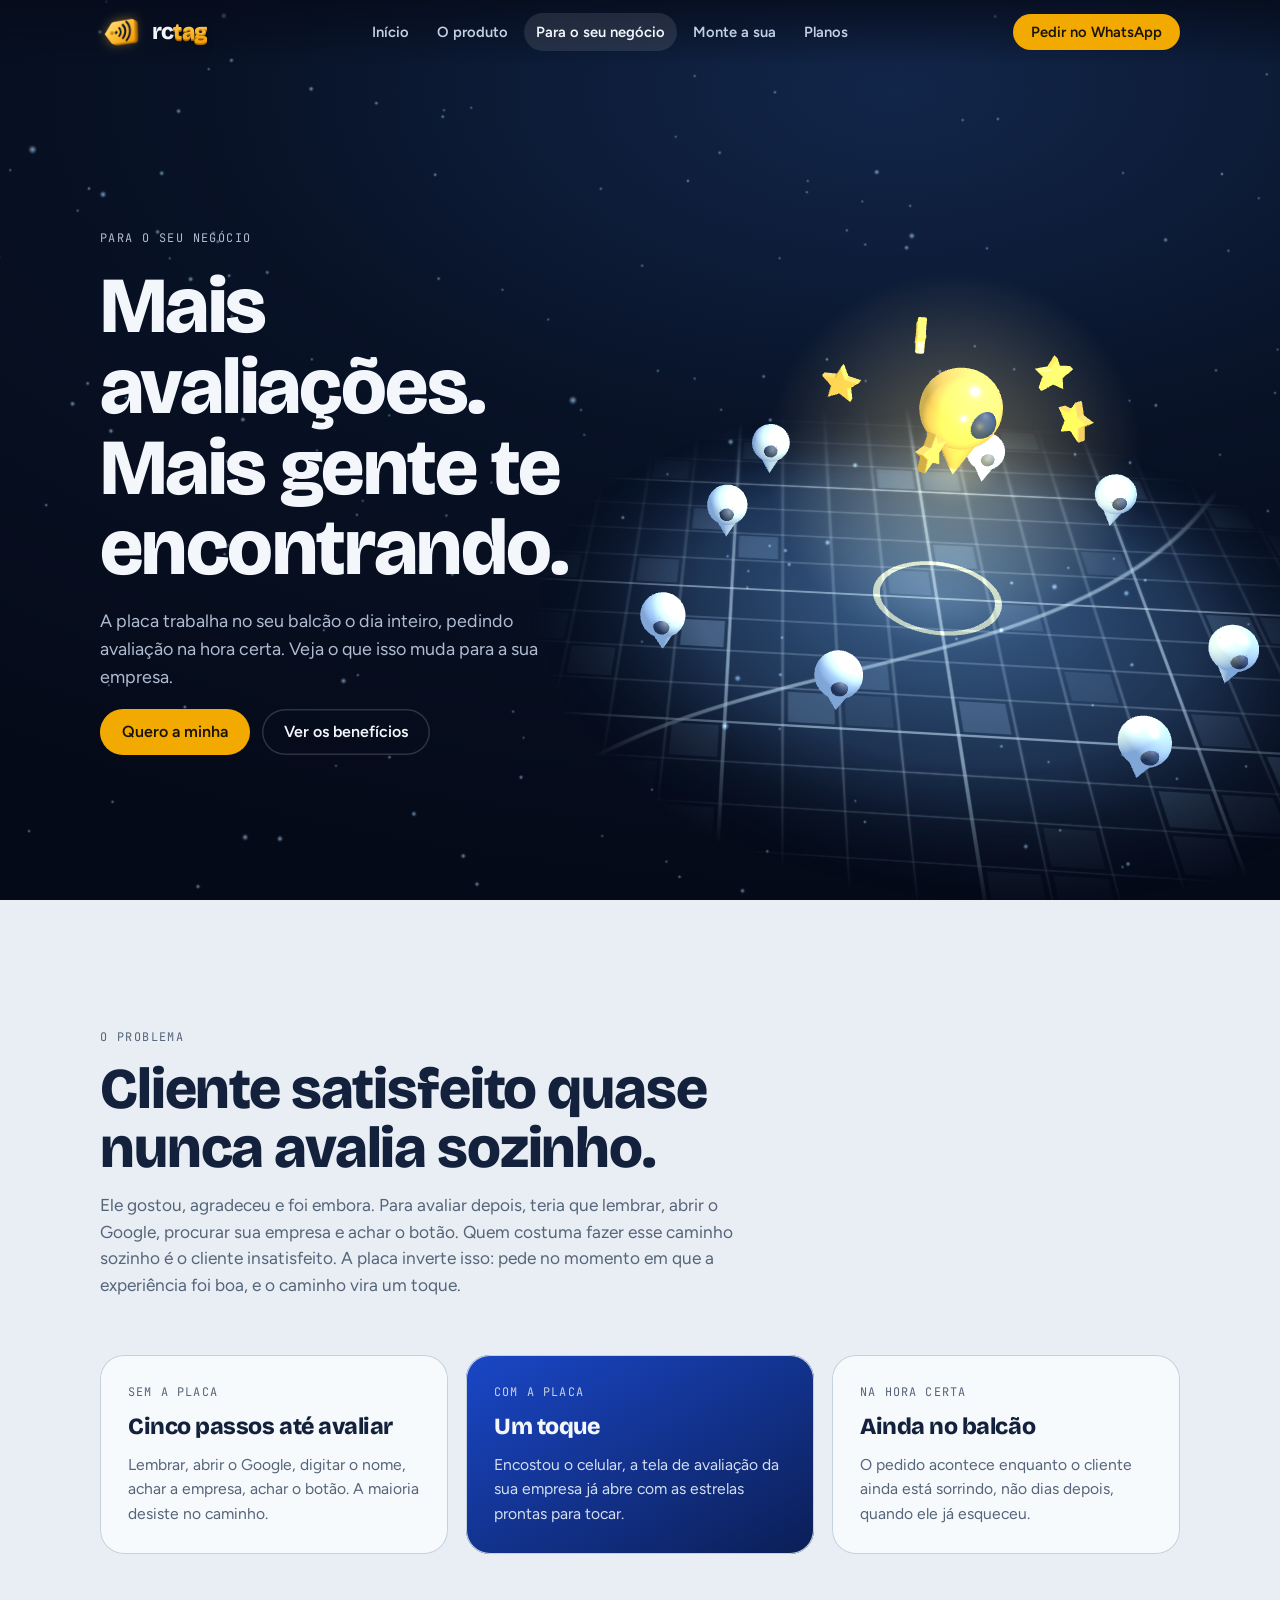
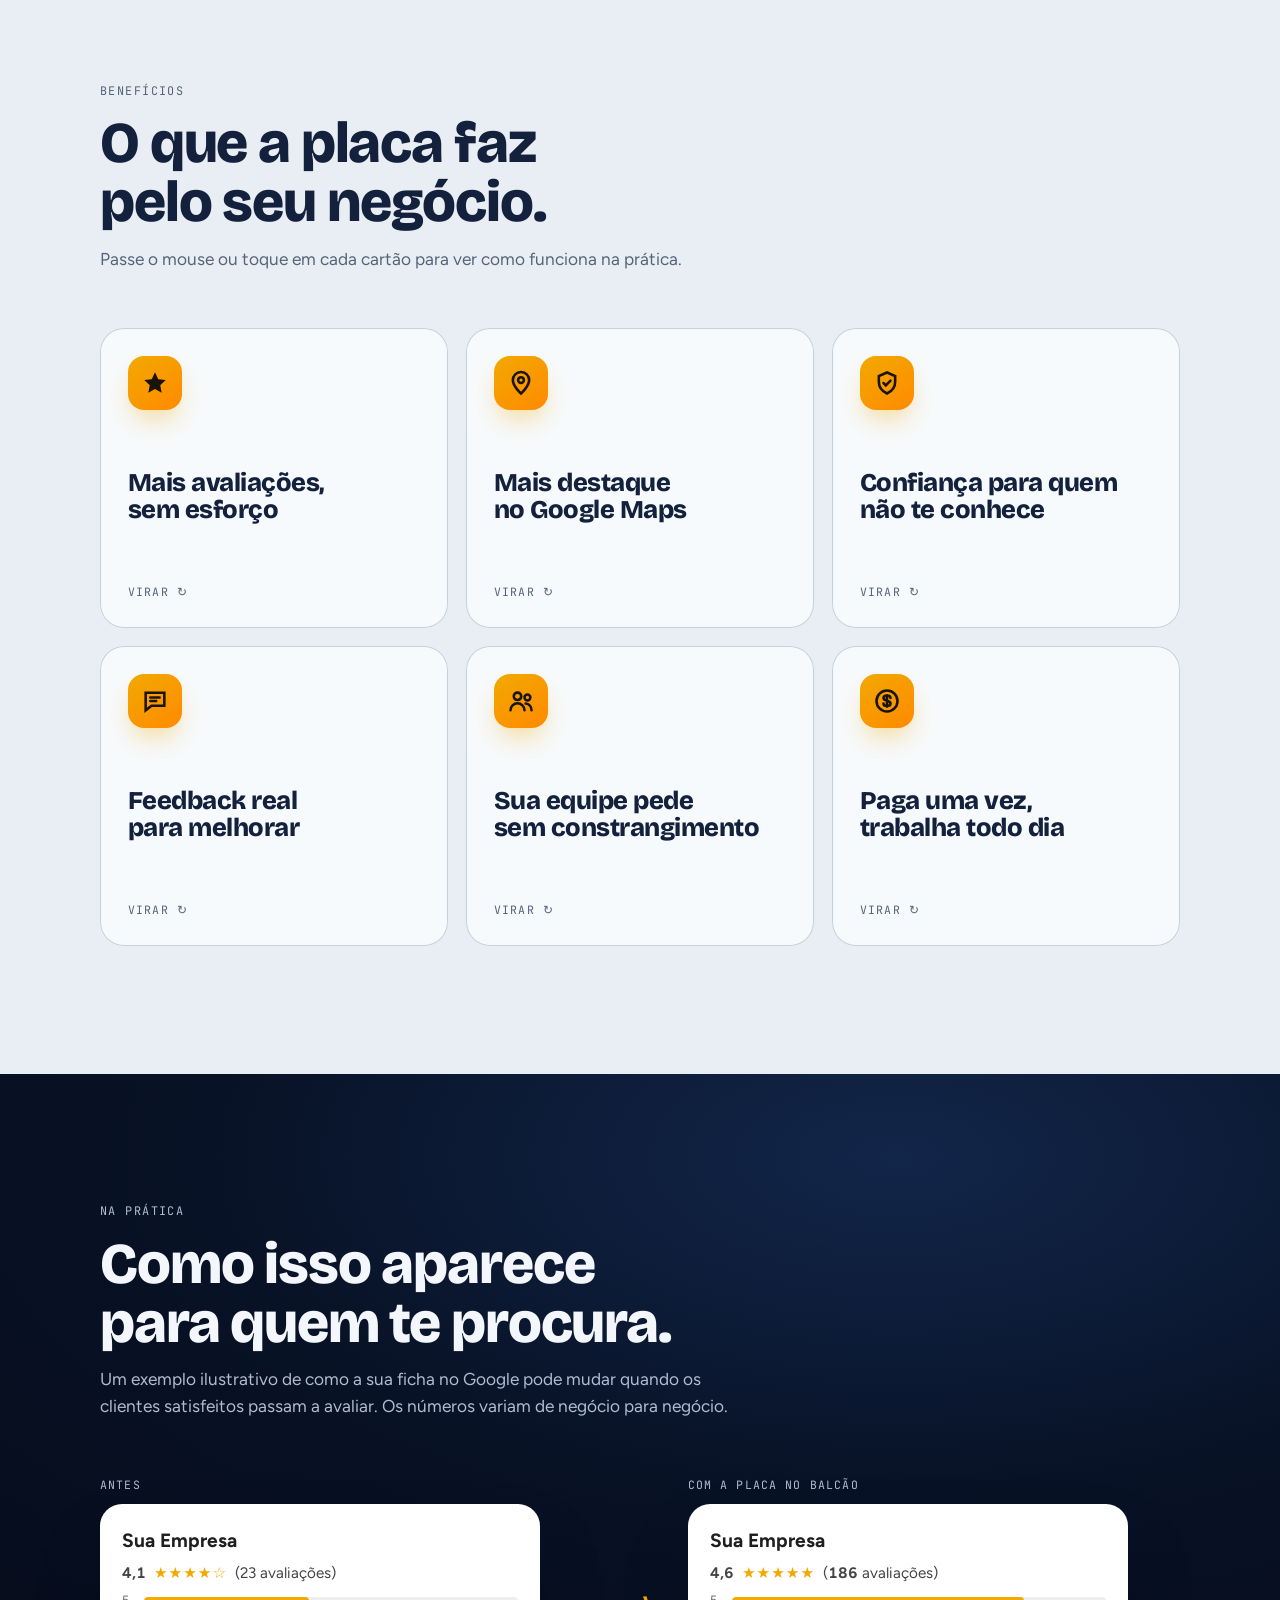
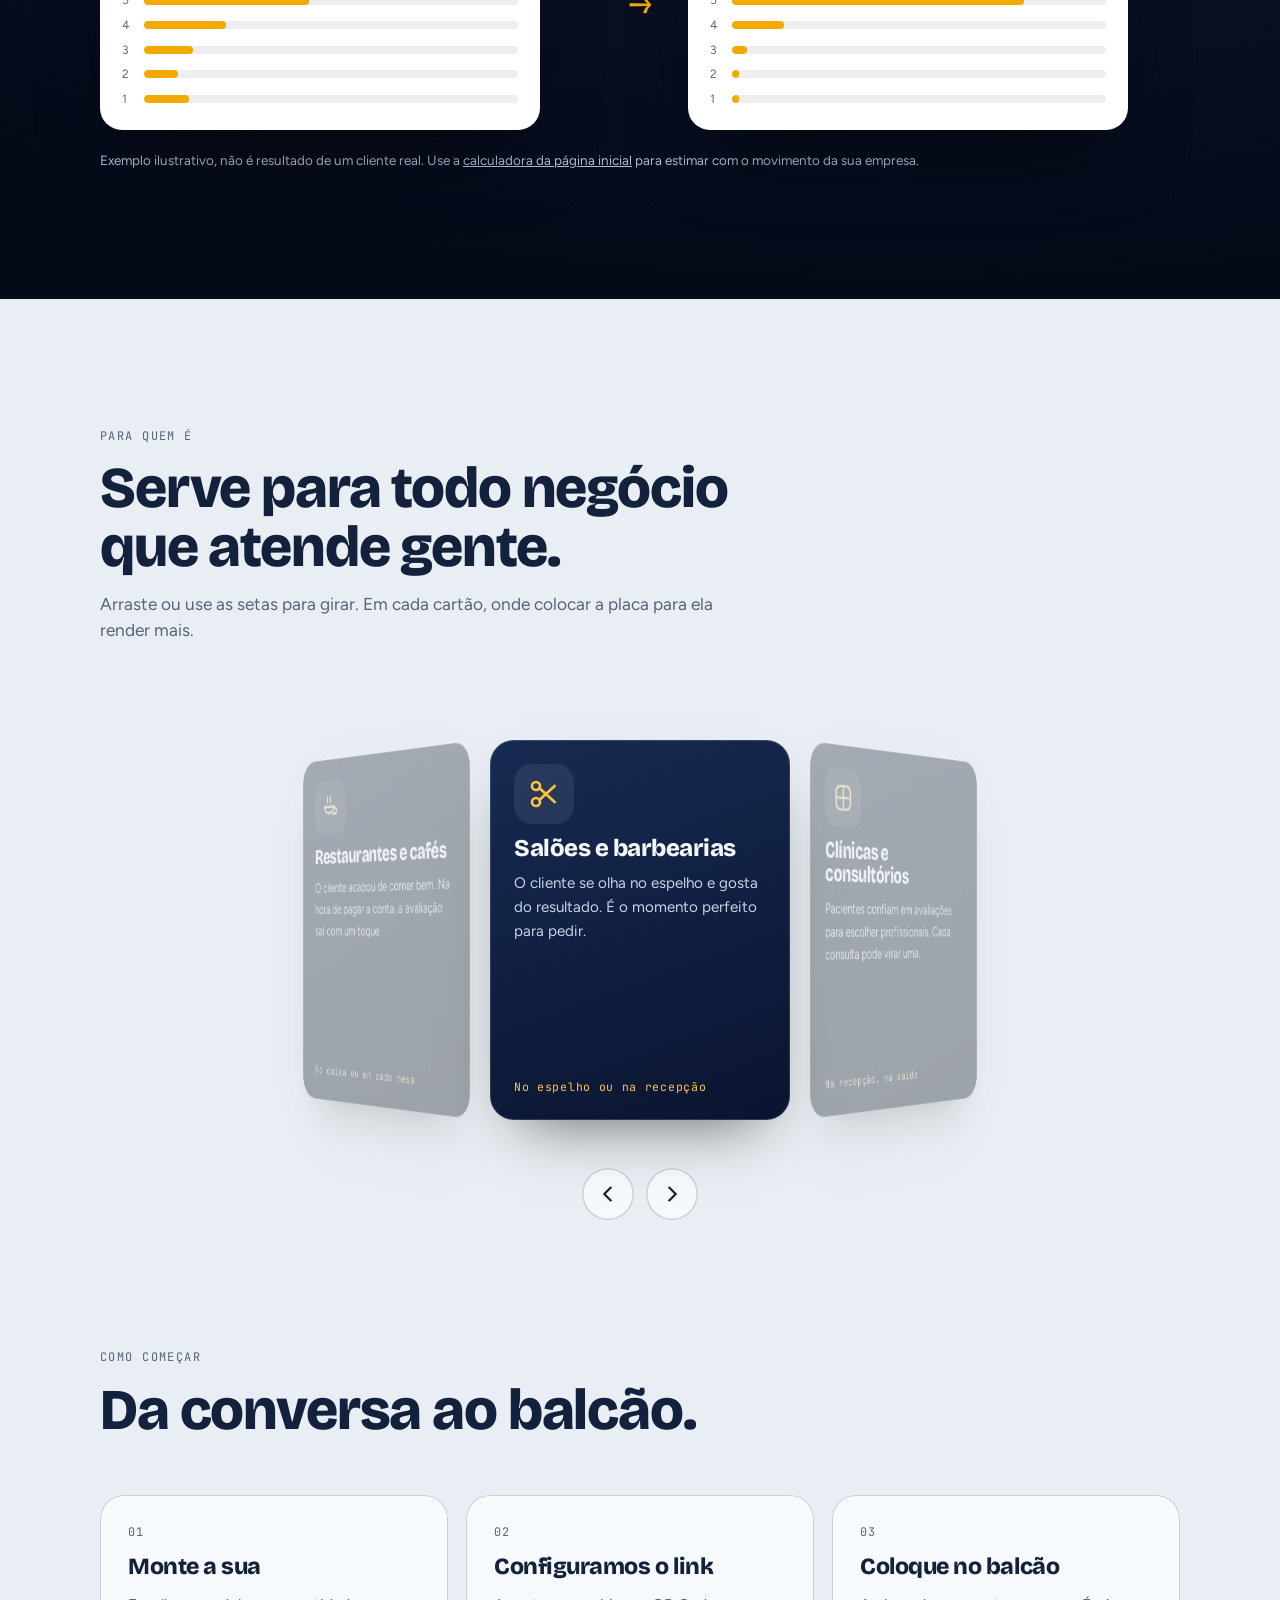
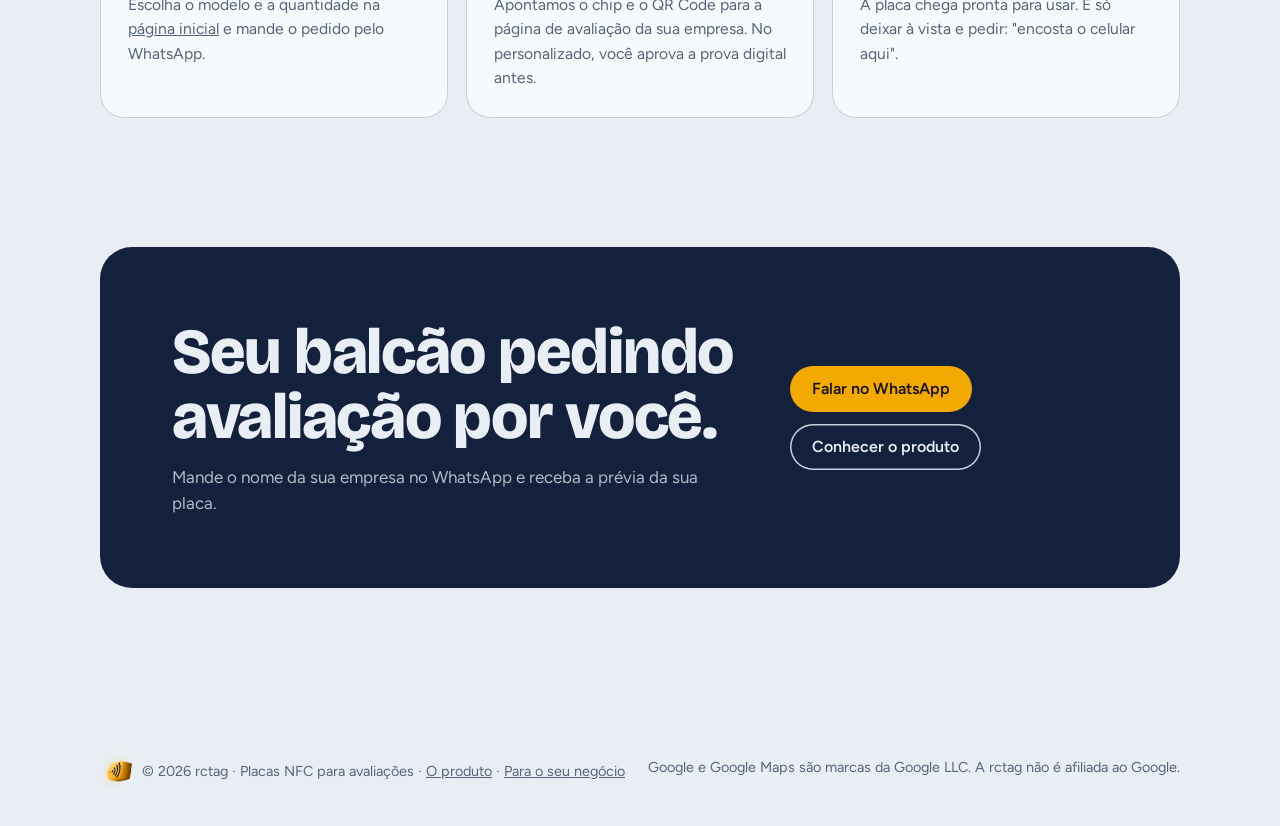
<file: beneficios.html>
<!doctype html>
<html lang="pt-BR">
<head>
<meta charset="utf-8">
<meta name="viewport" content="width=device-width, initial-scale=1, viewport-fit=cover">
<title>Para o seu negócio · rctag Placas NFC</title>
<meta name="description" content="Como a placa rctag ajuda a sua empresa: mais avaliações no Google, mais destaque no mapa, mais confiança de novos clientes e feedback real para melhorar.">
<link rel="preconnect" href="https://fonts.googleapis.com">
<link rel="preconnect" href="https://fonts.gstatic.com" crossorigin>
<link rel="stylesheet" href="https://fonts.googleapis.com/css2?family=Bricolage+Grotesque:opsz,wght@12..96,500;12..96,700;12..96,800&family=Figtree:wght@400;500;600;700&family=JetBrains+Mono:wght@500&display=swap">
<link rel="stylesheet" href="assets/site.css">
<link rel="icon" href="assets/logo.svg" type="image/svg+xml">
<link rel="icon" href="assets/logo.svg" type="image/svg+xml">

<!-- Meta Pixel Code -->
<script>
!function(f,b,e,v,n,t,s)
{if(f.fbq)return;n=f.fbq=function(){n.callMethod?
n.callMethod.apply(n,arguments):n.queue.push(arguments)};
if(!f._fbq)f._fbq=n;n.push=n;n.loaded=!0;n.version='2.0';
n.queue=[];t=b.createElement(e);t.async=!0;
t.src=v;s=b.getElementsByTagName(e)[0];
s.parentNode.insertBefore(t,s)}(window, document,'script',
'https://connect.facebook.net/en_US/fbevents.js');
fbq('init', '1787184235883231');
fbq('track', 'PageView');
</script>
<noscript><img height="1" width="1" style="display:none"
src="https://www.facebook.com/tr?id=1787184235883231&ev=PageView&noscript=1"
/></noscript>
<!-- End Meta Pixel Code -->

</head>
<body>
<header class="top">
  <div class="wrap">
    <a class="brand" href="index.html" aria-label="rctag, início">
      <span class="logo3d" aria-hidden="true"><svg class="l-side" viewBox="0 0 64 64" style="--z:-7.8px"><path d="M4 32 L16.5 15.5 Q18 14 20.5 14 H53 Q58 14 58 19 V45 Q58 50 53 50 H20.5 Q18 50 16.5 48.5 Z M17.5 28.6 A3.4 3.4 0 1 0 17.5 35.4 A3.4 3.4 0 1 0 17.5 28.6 Z" fill="#6B4100" fill-rule="evenodd"/></svg><svg class="l-side" viewBox="0 0 64 64" style="--z:-6.5px"><path d="M4 32 L16.5 15.5 Q18 14 20.5 14 H53 Q58 14 58 19 V45 Q58 50 53 50 H20.5 Q18 50 16.5 48.5 Z M17.5 28.6 A3.4 3.4 0 1 0 17.5 35.4 A3.4 3.4 0 1 0 17.5 28.6 Z" fill="#7E4D00" fill-rule="evenodd"/></svg><svg class="l-side" viewBox="0 0 64 64" style="--z:-5.2px"><path d="M4 32 L16.5 15.5 Q18 14 20.5 14 H53 Q58 14 58 19 V45 Q58 50 53 50 H20.5 Q18 50 16.5 48.5 Z M17.5 28.6 A3.4 3.4 0 1 0 17.5 35.4 A3.4 3.4 0 1 0 17.5 28.6 Z" fill="#935A00" fill-rule="evenodd"/></svg><svg class="l-side" viewBox="0 0 64 64" style="--z:-3.9px"><path d="M4 32 L16.5 15.5 Q18 14 20.5 14 H53 Q58 14 58 19 V45 Q58 50 53 50 H20.5 Q18 50 16.5 48.5 Z M17.5 28.6 A3.4 3.4 0 1 0 17.5 35.4 A3.4 3.4 0 1 0 17.5 28.6 Z" fill="#A86700" fill-rule="evenodd"/></svg><svg class="l-side" viewBox="0 0 64 64" style="--z:-2.6px"><path d="M4 32 L16.5 15.5 Q18 14 20.5 14 H53 Q58 14 58 19 V45 Q58 50 53 50 H20.5 Q18 50 16.5 48.5 Z M17.5 28.6 A3.4 3.4 0 1 0 17.5 35.4 A3.4 3.4 0 1 0 17.5 28.6 Z" fill="#BD7400" fill-rule="evenodd"/></svg><svg class="l-side" viewBox="0 0 64 64" style="--z:-1.3px"><path d="M4 32 L16.5 15.5 Q18 14 20.5 14 H53 Q58 14 58 19 V45 Q58 50 53 50 H20.5 Q18 50 16.5 48.5 Z M17.5 28.6 A3.4 3.4 0 1 0 17.5 35.4 A3.4 3.4 0 1 0 17.5 28.6 Z" fill="#D08000" fill-rule="evenodd"/></svg><svg class="l-front" viewBox="0 0 64 64"><defs><linearGradient id="lgF" x1="0" y1="0" x2="1" y2="1"><stop offset="0" stop-color="#FFE08A"/><stop offset=".45" stop-color="#FFC23D"/><stop offset="1" stop-color="#F29A00"/></linearGradient><linearGradient id="lgG" x1="0" y1="0" x2="0" y2="1"><stop offset="0" stop-color="#fff" stop-opacity=".75"/><stop offset=".5" stop-color="#fff" stop-opacity="0"/></linearGradient><clipPath id="lgC"><path d="M4 32 L16.5 15.5 Q18 14 20.5 14 H53 Q58 14 58 19 V45 Q58 50 53 50 H20.5 Q18 50 16.5 48.5 Z M17.5 28.6 A3.4 3.4 0 1 0 17.5 35.4 A3.4 3.4 0 1 0 17.5 28.6 Z" clip-rule="evenodd"/></clipPath></defs><path d="M4 32 L16.5 15.5 Q18 14 20.5 14 H53 Q58 14 58 19 V45 Q58 50 53 50 H20.5 Q18 50 16.5 48.5 Z M17.5 28.6 A3.4 3.4 0 1 0 17.5 35.4 A3.4 3.4 0 1 0 17.5 28.6 Z" fill="url(#lgF)" fill-rule="evenodd"/><g clip-path="url(#lgC)"><path d="M0 0H64V27Q34 36 0 26Z" fill="url(#lgG)"/></g><g fill="none" stroke="#0A1430" stroke-width="3.4" stroke-linecap="round"><path d="M31 25.5a9 9 0 0 1 0 13"/><path d="M37.5 21a15.5 15.5 0 0 1 0 22"/><path d="M44 16.8a21.5 21.5 0 0 1 0 30.4"/></g><circle cx="25.5" cy="32" r="2.6" fill="#0A1430"/></svg></span>
      <span class="wm">rc<b>tag</b></span>
    </a>
    <nav class="nav" id="nav" aria-label="Páginas">
      <a href="index.html">Início</a>
      <a href="produto.html">O produto</a>
      <a href="beneficios.html" aria-current="page">Para o seu negócio</a>
      <a href="index.html#monte">Monte a sua</a>
      <a href="index.html#planos">Planos</a>
      <a class="btn btn-gold js-wa nav-wa" href="#" target="_blank" rel="noopener">Pedir no WhatsApp</a>
    </nav>
    <a class="btn btn-gold js-wa" href="#" target="_blank" rel="noopener">Pedir no WhatsApp</a>
    <button type="button" class="menu-btn" aria-controls="nav" aria-expanded="false" aria-label="Abrir menu"><svg viewBox="0 0 24 24" fill="none" stroke="currentColor" stroke-width="2.2" stroke-linecap="round"><path d="M4 7h16M4 12h16M4 17h16"/></svg></button>
  </div>
</header>


<main>
  <!-- ============ HERO: pino 3D subindo no mapa ============ -->
  <section class="page-hero dark-band" id="topo">
    <canvas class="scene" id="heroScene" aria-label="Pino dourado subindo acima dos outros em um mapa 3D, com cinco estrelas girando ao redor."></canvas>
    <div class="wrap">
      <div class="hero-copy">
        <span class="eyebrow">Para o seu negócio</span>
        <h1>Mais avaliações. Mais gente te encontrando.</h1>
        <p>A placa trabalha no seu balcão o dia inteiro, pedindo avaliação na hora certa. Veja o que isso muda para a sua empresa.</p>
        <div class="row">
          <a class="btn btn-gold js-wa" href="#" target="_blank" rel="noopener">Quero a minha</a>
          <a class="btn btn-ghost" href="#beneficios">Ver os benefícios</a>
        </div>
      </div>
    </div>
  </section>

  <!-- ============ O PROBLEMA ============ -->
  <section class="block" id="problema">
    <div class="wrap">
      <div class="head" data-reveal>
        <span class="eyebrow">O problema</span>
        <h2>Cliente satisfeito quase nunca avalia sozinho.</h2>
        <p>Ele gostou, agradeceu e foi embora. Para avaliar depois, teria que lembrar, abrir o Google, procurar sua empresa e achar o botão. Quem costuma fazer esse caminho sozinho é o cliente insatisfeito. A placa inverte isso: pede no momento em que a experiência foi boa, e o caminho vira um toque.</p>
      </div>
      <div class="cards">
        <article class="card" data-tilt="8" data-reveal data-reveal-delay="1">
          <span class="n">SEM A PLACA</span>
          <h3>Cinco passos até avaliar</h3>
          <p>Lembrar, abrir o Google, digitar o nome, achar a empresa, achar o botão. A maioria desiste no caminho.</p>
        </article>
        <article class="card" data-tilt="8" data-reveal data-reveal-delay="2" style="background:linear-gradient(150deg,#1A47C8,#0B1E55);color:#F3F6FB">
          <span class="n" style="color:#C7D2E6">COM A PLACA</span>
          <h3>Um toque</h3>
          <p style="color:#D5DEF0">Encostou o celular, a tela de avaliação da sua empresa já abre com as estrelas prontas para tocar.</p>
        </article>
        <article class="card" data-tilt="8" data-reveal data-reveal-delay="3">
          <span class="n">NA HORA CERTA</span>
          <h3>Ainda no balcão</h3>
          <p>O pedido acontece enquanto o cliente ainda está sorrindo, não dias depois, quando ele já esqueceu.</p>
        </article>
      </div>
    </div>
  </section>

  <!-- ============ BENEFÍCIOS (flip cards) ============ -->
  <section class="block" id="beneficios" style="padding-top:0">
    <div class="wrap">
      <div class="head" data-reveal>
        <span class="eyebrow">Benefícios</span>
        <h2>O que a placa faz pelo seu negócio.</h2>
        <p>Passe o mouse ou toque em cada cartão para ver como funciona na prática.</p>
      </div>
      <div class="cards">
        <div class="flip" data-reveal data-reveal-delay="1"><div class="inner">
          <div class="face front"><span class="ico card-ico"><svg viewBox="0 0 24 24" fill="currentColor"><path d="M12 2.8l2.8 5.9 6.4.8-4.7 4.4 1.2 6.4L12 17.2l-5.7 3.1 1.2-6.4L2.8 9.5l6.4-.8z"/></svg></span><h3>Mais avaliações, sem esforço</h3><span class="more">Virar ↻</span></div>
          <div class="face back"><b>Menos passos, mais gente avaliando.</b><p>Quando avaliar leva um toque em vez de cinco passos, muito mais clientes satisfeitos chegam até o fim. Sua equipe não precisa insistir.</p></div>
          </div><button type="button" class="flip-t" aria-label="Virar cartão: Mais avaliações, sem esforço"></button></div>
        <div class="flip" data-reveal data-reveal-delay="2"><div class="inner">
          <div class="face front"><span class="ico card-ico"><svg viewBox="0 0 24 24" fill="none" stroke="currentColor" stroke-width="2.2"><path d="M12 21s-7-6.2-7-11.5a7 7 0 0 1 14 0C19 14.8 12 21 12 21z"/><circle cx="12" cy="9.5" r="2.5"/></svg></span><h3>Mais destaque no Google Maps</h3><span class="more">Virar ↻</span></div>
          <div class="face back"><b>Relevância conta no ranking local.</b><p>Avaliações recentes e em volume ajudam o Google a entender que sua empresa é ativa e bem avaliada, o que ajuda você a aparecer melhor para quem busca por perto.</p></div>
          </div><button type="button" class="flip-t" aria-label="Virar cartão: Mais destaque no Google Maps"></button></div>
        <div class="flip" data-reveal data-reveal-delay="3"><div class="inner">
          <div class="face front"><span class="ico card-ico"><svg viewBox="0 0 24 24" fill="none" stroke="currentColor" stroke-width="2.2" stroke-linecap="round"><path d="M12 3l7 3v5c0 5-3.5 8.5-7 10-3.5-1.5-7-5-7-10V6z"/><path d="M9 12l2 2 4-4"/></svg></span><h3>Confiança para quem não te conhece</h3><span class="more">Virar ↻</span></div>
          <div class="face back"><b>Quem pesquisa, compara.</b><p>Antes de escolher onde ir, as pessoas olham a nota e leem os comentários. Muitas avaliações recentes passam segurança e fazem o cliente novo escolher você.</p></div>
          </div><button type="button" class="flip-t" aria-label="Virar cartão: Confiança para quem não te conhece"></button></div>
        <div class="flip" data-reveal data-reveal-delay="1"><div class="inner">
          <div class="face front"><span class="ico card-ico"><svg viewBox="0 0 24 24" fill="none" stroke="currentColor" stroke-width="2.2" stroke-linecap="round"><path d="M4 5h16v11H9l-5 4z"/><path d="M8 9h8M8 12h5"/></svg></span><h3>Feedback real para melhorar</h3><span class="more">Virar ↻</span></div>
          <div class="face back"><b>Seus clientes contam o que funciona.</b><p>Os comentários mostram o que elogiar na equipe e o que ajustar no atendimento, direto de quem acabou de ser atendido.</p></div>
          </div><button type="button" class="flip-t" aria-label="Virar cartão: Feedback real para melhorar"></button></div>
        <div class="flip" data-reveal data-reveal-delay="2"><div class="inner">
          <div class="face front"><span class="ico card-ico"><svg viewBox="0 0 24 24" fill="none" stroke="currentColor" stroke-width="2.2" stroke-linecap="round"><circle cx="9" cy="8" r="3.2"/><path d="M3 20c0-3.3 2.7-6 6-6s6 2.7 6 6"/><circle cx="17.5" cy="9" r="2.5"/><path d="M16 14.2c2.8.3 5 2.6 5 5.8"/></svg></span><h3>Sua equipe pede sem constrangimento</h3><span class="more">Virar ↻</span></div>
          <div class="face back"><b>"Encosta o celular aqui."</b><p>Em vez de pedir um favor, o atendente só aponta a placa. Fica natural, rápido, e vira parte do fechamento da conta.</p></div>
          </div><button type="button" class="flip-t" aria-label="Virar cartão: Sua equipe pede sem constrangimento"></button></div>
        <div class="flip" data-reveal data-reveal-delay="3"><div class="inner">
          <div class="face front"><span class="ico card-ico"><svg viewBox="0 0 24 24" fill="none" stroke="currentColor" stroke-width="2.2" stroke-linecap="round"><circle cx="12" cy="12" r="9"/><path d="M12 7v10M15 9.5c0-1.4-1.3-2.2-3-2.2s-3 .8-3 2.2 1.3 1.9 3 2.3 3 .9 3 2.3-1.3 2.2-3 2.2-3-.8-3-2.2"/></svg></span><h3>Paga uma vez, trabalha todo dia</h3><span class="more">Virar ↻</span></div>
          <div class="face back"><b>Sem mensalidade para o link.</b><p>Você paga a placa e ela fica no balcão pedindo avaliação para cada cliente, todos os dias. Se precisar mudar o destino, atualizamos sem trocar a placa.</p></div>
          </div><button type="button" class="flip-t" aria-label="Virar cartão: Paga uma vez, trabalha todo dia"></button></div>
      </div>
    </div>
  </section>

  <!-- ============ ANTES E DEPOIS (ilustrativo) ============ -->
  <section class="block dark-band" id="antes-depois">
    <div class="wrap">
      <div class="head" data-reveal>
        <span class="eyebrow">Na prática</span>
        <h2>Como isso aparece para quem te procura.</h2>
        <p>Um exemplo ilustrativo de como a sua ficha no Google pode mudar quando os clientes satisfeitos passam a avaliar. Os números variam de negócio para negócio.</p>
      </div>
      <div class="compare" id="compare">
        <div data-reveal data-reveal-delay="1">
          <div class="tag">Antes</div>
          <div class="listing" data-tilt="10">
            <div class="nm">Sua Empresa</div>
            <div class="rt"><b>4,1</b><span class="st">★★★★☆</span><span>(23 avaliações)</span></div>
            <div class="bar"><span>5</span><i><b style="width:44%"></b></i></div>
            <div class="bar"><span>4</span><i><b style="width:22%"></b></i></div>
            <div class="bar"><span>3</span><i><b style="width:13%"></b></i></div>
            <div class="bar"><span>2</span><i><b style="width:9%"></b></i></div>
            <div class="bar"><span>1</span><i><b style="width:12%"></b></i></div>
          </div>
        </div>
        <div class="arrow" aria-hidden="true">→</div>
        <div data-reveal data-reveal-delay="2">
          <div class="tag">Com a placa no balcão</div>
          <div class="listing" data-tilt="10" id="after">
            <div class="nm">Sua Empresa</div>
            <div class="rt"><b id="afterRt">4,1</b><span class="st">★★★★★</span><span>(<b id="afterN">23</b> avaliações)</span></div>
            <div class="bar"><span>5</span><i><b data-w="78" style="width:44%"></b></i></div>
            <div class="bar"><span>4</span><i><b data-w="14" style="width:22%"></b></i></div>
            <div class="bar"><span>3</span><i><b data-w="4" style="width:13%"></b></i></div>
            <div class="bar"><span>2</span><i><b data-w="2" style="width:9%"></b></i></div>
            <div class="bar"><span>1</span><i><b data-w="2" style="width:12%"></b></i></div>
          </div>
        </div>
      </div>
      <p class="fine" style="margin-top:20px">Exemplo ilustrativo, não é resultado de um cliente real. Use a <a href="index.html#resultado">calculadora da página inicial</a> para estimar com o movimento da sua empresa.</p>
    </div>
  </section>

  <!-- ============ SEGMENTOS (carrossel 3D) ============ -->
  <section class="block" id="segmentos">
    <div class="wrap">
      <div class="head" data-reveal>
        <span class="eyebrow">Para quem é</span>
        <h2>Serve para todo negócio que atende gente.</h2>
        <p>Arraste ou use as setas para girar. Em cada cartão, onde colocar a placa para ela render mais.</p>
      </div>
      <div class="carousel" id="carousel" data-reveal>
        <div class="ring" id="ring">
          <article class="seg-card"><span class="emoji"><svg viewBox="0 0 24 24" fill="none" stroke="#FFC23D" stroke-width="2" stroke-linecap="round"><path d="M4 11h13a0 0 0 0 1 0 0 5 5 0 0 1-5 5H9a5 5 0 0 1-5-5z"/><path d="M17 12h1.5a2.5 2.5 0 0 1 0 5H16M8 3v4M12 3v4"/></svg></span><h3>Restaurantes e cafés</h3><p>O cliente acabou de comer bem. Na hora de pagar a conta, a avaliação sai com um toque.</p><span class="where">No caixa ou em cada mesa</span></article>
          <article class="seg-card"><span class="emoji"><svg viewBox="0 0 24 24" fill="none" stroke="#FFC23D" stroke-width="2" stroke-linecap="round"><circle cx="6" cy="6" r="3"/><circle cx="6" cy="18" r="3"/><path d="M8.5 7.5L20 18M8.5 16.5L20 6"/></svg></span><h3>Salões e barbearias</h3><p>O cliente se olha no espelho e gosta do resultado. É o momento perfeito para pedir.</p><span class="where">No espelho ou na recepção</span></article>
          <article class="seg-card"><span class="emoji"><svg viewBox="0 0 24 24" fill="none" stroke="#FFC23D" stroke-width="2" stroke-linecap="round"><path d="M12 5v14M5 12h14"/><rect x="3" y="3" width="18" height="18" rx="5"/></svg></span><h3>Clínicas e consultórios</h3><p>Pacientes confiam em avaliações para escolher profissionais. Cada consulta pode virar uma.</p><span class="where">Na recepção, na saída</span></article>
          <article class="seg-card"><span class="emoji"><svg viewBox="0 0 24 24" fill="none" stroke="#FFC23D" stroke-width="2" stroke-linecap="round"><path d="M5 8h14l-1 12H6z"/><path d="M9 8V6a3 3 0 0 1 6 0v2"/></svg></span><h3>Lojas</h3><p>Compra feita, sacola na mão. O cliente avalia enquanto você embala.</p><span class="where">No caixa, ao lado da maquininha</span></article>
          <article class="seg-card"><span class="emoji"><svg viewBox="0 0 24 24" fill="none" stroke="#FFC23D" stroke-width="2" stroke-linecap="round"><path d="M6 8v8M18 8v8M3 10v4M21 10v4M6 12h12"/></svg></span><h3>Academias e estúdios</h3><p>Depois do treino, com a energia lá em cima, o aluno avalia a caminho da saída.</p><span class="where">Na recepção ou na catraca</span></article>
          <article class="seg-card"><span class="emoji"><svg viewBox="0 0 24 24" fill="none" stroke="#FFC23D" stroke-width="2" stroke-linecap="round"><path d="M3 20V9l9-5 9 5v11"/><path d="M9 20v-6h6v6"/></svg></span><h3>Hotéis e pousadas</h3><p>Hóspede bem recebido conta para os próximos. Peça antes que ele pegue a estrada.</p><span class="where">No check-out ou no quarto</span></article>
          <article class="seg-card"><span class="emoji"><svg viewBox="0 0 24 24" fill="none" stroke="#FFC23D" stroke-width="2" stroke-linecap="round"><path d="M14.7 6.3a4 4 0 0 0-5.4 5.4L3 18l3 3 6.3-6.3a4 4 0 0 0 5.4-5.4l-2.5 2.5-2.4-.6-.6-2.4z"/></svg></span><h3>Oficinas e serviços</h3><p>Na entrega do carro ou do serviço, o cliente vê o trabalho pronto e confia em avaliar.</p><span class="where">No balcão de entrega</span></article>
          <article class="seg-card"><span class="emoji"><svg viewBox="0 0 24 24" fill="#FFC23D"><circle cx="6" cy="10" r="2.2"/><circle cx="10" cy="6" r="2.2"/><circle cx="14" cy="6" r="2.2"/><circle cx="18" cy="10" r="2.2"/><path d="M12 11c-3 0-6 4-6 6.5 0 2 2 2.5 3 2 1.5-.6 4.5-.6 6 0 1 .5 3 0 3-2C18 15 15 11 12 11z"/></svg></span><h3>Pet shops e veterinários</h3><p>Tutor feliz buscando o pet de banho tomado é tutor que avalia com carinho.</p><span class="where">Na entrega do pet</span></article>
        </div>
      </div>
      <div class="car-ctrl">
        <button type="button" id="prev" aria-label="Anterior"><svg width="22" height="22" viewBox="0 0 24 24" fill="none" stroke="currentColor" stroke-width="2.4" stroke-linecap="round"><path d="M15 5l-7 7 7 7"/></svg></button>
        <button type="button" id="next" aria-label="Próximo"><svg width="22" height="22" viewBox="0 0 24 24" fill="none" stroke="currentColor" stroke-width="2.4" stroke-linecap="round"><path d="M9 5l7 7-7 7"/></svg></button>
      </div>
    </div>
  </section>

  <!-- ============ COMO COMEÇAR ============ -->
  <section class="block" style="padding-top:0">
    <div class="wrap">
      <div class="head" data-reveal>
        <span class="eyebrow">Como começar</span>
        <h2>Da conversa ao balcão.</h2>
      </div>
      <div class="cards">
        <article class="card" data-tilt="8" data-reveal data-reveal-delay="1"><span class="n">01</span><h3>Monte a sua</h3><p>Escolha o modelo e a quantidade na <a href="index.html#monte">página inicial</a> e mande o pedido pelo WhatsApp.</p></article>
        <article class="card" data-tilt="8" data-reveal data-reveal-delay="2"><span class="n">02</span><h3>Configuramos o link</h3><p>Apontamos o chip e o QR Code para a página de avaliação da sua empresa. No personalizado, você aprova a prova digital antes.</p></article>
        <article class="card" data-tilt="8" data-reveal data-reveal-delay="3"><span class="n">03</span><h3>Coloque no balcão</h3><p>A placa chega pronta para usar. É só deixar à vista e pedir: "encosta o celular aqui".</p></article>
      </div>
    </div>
  </section>

  <section class="block" style="padding-top:0">
    <div class="wrap">
      <div class="final" data-tilt="4" data-reveal>
        <div>
          <h2>Seu balcão pedindo avaliação por você.</h2>
          <p>Mande o nome da sua empresa no WhatsApp e receba a prévia da sua placa.</p>
        </div>
        <div class="actions">
          <a class="btn btn-gold js-wa" href="#" target="_blank" rel="noopener">Falar no WhatsApp</a>
          <a class="btn btn-ghost" href="produto.html" style="color:inherit">Conhecer o produto</a>
        </div>
      </div>
    </div>
  </section>
</main>

<footer>
  <div class="wrap">
    <span class="foot-brand"><span class="logo3d" aria-hidden="true"><svg class="l-side" viewBox="0 0 64 64" style="--z:-7.8px"><path d="M4 32 L16.5 15.5 Q18 14 20.5 14 H53 Q58 14 58 19 V45 Q58 50 53 50 H20.5 Q18 50 16.5 48.5 Z M17.5 28.6 A3.4 3.4 0 1 0 17.5 35.4 A3.4 3.4 0 1 0 17.5 28.6 Z" fill="#6B4100" fill-rule="evenodd"/></svg><svg class="l-side" viewBox="0 0 64 64" style="--z:-6.5px"><path d="M4 32 L16.5 15.5 Q18 14 20.5 14 H53 Q58 14 58 19 V45 Q58 50 53 50 H20.5 Q18 50 16.5 48.5 Z M17.5 28.6 A3.4 3.4 0 1 0 17.5 35.4 A3.4 3.4 0 1 0 17.5 28.6 Z" fill="#7E4D00" fill-rule="evenodd"/></svg><svg class="l-side" viewBox="0 0 64 64" style="--z:-5.2px"><path d="M4 32 L16.5 15.5 Q18 14 20.5 14 H53 Q58 14 58 19 V45 Q58 50 53 50 H20.5 Q18 50 16.5 48.5 Z M17.5 28.6 A3.4 3.4 0 1 0 17.5 35.4 A3.4 3.4 0 1 0 17.5 28.6 Z" fill="#935A00" fill-rule="evenodd"/></svg><svg class="l-side" viewBox="0 0 64 64" style="--z:-3.9px"><path d="M4 32 L16.5 15.5 Q18 14 20.5 14 H53 Q58 14 58 19 V45 Q58 50 53 50 H20.5 Q18 50 16.5 48.5 Z M17.5 28.6 A3.4 3.4 0 1 0 17.5 35.4 A3.4 3.4 0 1 0 17.5 28.6 Z" fill="#A86700" fill-rule="evenodd"/></svg><svg class="l-side" viewBox="0 0 64 64" style="--z:-2.6px"><path d="M4 32 L16.5 15.5 Q18 14 20.5 14 H53 Q58 14 58 19 V45 Q58 50 53 50 H20.5 Q18 50 16.5 48.5 Z M17.5 28.6 A3.4 3.4 0 1 0 17.5 35.4 A3.4 3.4 0 1 0 17.5 28.6 Z" fill="#BD7400" fill-rule="evenodd"/></svg><svg class="l-side" viewBox="0 0 64 64" style="--z:-1.3px"><path d="M4 32 L16.5 15.5 Q18 14 20.5 14 H53 Q58 14 58 19 V45 Q58 50 53 50 H20.5 Q18 50 16.5 48.5 Z M17.5 28.6 A3.4 3.4 0 1 0 17.5 35.4 A3.4 3.4 0 1 0 17.5 28.6 Z" fill="#D08000" fill-rule="evenodd"/></svg><svg class="l-front" viewBox="0 0 64 64"><defs><linearGradient id="lgF2" x1="0" y1="0" x2="1" y2="1"><stop offset="0" stop-color="#FFE08A"/><stop offset=".45" stop-color="#FFC23D"/><stop offset="1" stop-color="#F29A00"/></linearGradient><linearGradient id="lgG2" x1="0" y1="0" x2="0" y2="1"><stop offset="0" stop-color="#fff" stop-opacity=".75"/><stop offset=".5" stop-color="#fff" stop-opacity="0"/></linearGradient><clipPath id="lgC2"><path d="M4 32 L16.5 15.5 Q18 14 20.5 14 H53 Q58 14 58 19 V45 Q58 50 53 50 H20.5 Q18 50 16.5 48.5 Z M17.5 28.6 A3.4 3.4 0 1 0 17.5 35.4 A3.4 3.4 0 1 0 17.5 28.6 Z" clip-rule="evenodd"/></clipPath></defs><path d="M4 32 L16.5 15.5 Q18 14 20.5 14 H53 Q58 14 58 19 V45 Q58 50 53 50 H20.5 Q18 50 16.5 48.5 Z M17.5 28.6 A3.4 3.4 0 1 0 17.5 35.4 A3.4 3.4 0 1 0 17.5 28.6 Z" fill="url(#lgF2)" fill-rule="evenodd"/><g clip-path="url(#lgC2)"><path d="M0 0H64V27Q34 36 0 26Z" fill="url(#lgG2)"/></g><g fill="none" stroke="#0A1430" stroke-width="3.4" stroke-linecap="round"><path d="M31 25.5a9 9 0 0 1 0 13"/><path d="M37.5 21a15.5 15.5 0 0 1 0 22"/><path d="M44 16.8a21.5 21.5 0 0 1 0 30.4"/></g><circle cx="25.5" cy="32" r="2.6" fill="#0A1430"/></svg></span><span>© 2026 rctag · Placas NFC para avaliações · <a href="produto.html">O produto</a> · <a href="beneficios.html">Para o seu negócio</a></span></span>
    <span>Google e Google Maps são marcas da Google LLC. A rctag não é afiliada ao Google.</span>
  </div>
</footer>


<script src="vendor/three.min.js"></script>
<script src="assets/fx.js"></script>
<script>
(function(){
  const clamp = (x,a=0,b=1) => Math.min(b, Math.max(a, x));
  const lin = (x,a,b) => clamp((x-a)/(b-a));
  const ss = x => x*x*(3-2*x);
  const eo = x => 1 - Math.pow(1-x, 3);
  const mix = (a,b,k) => a + (b-a)*k;
  const RM = RCTAG.reduceMotion;
  const mobile = () => window.matchMedia('(max-width: 860px)').matches;

  /* ---------------- flip cards: tap to flip on touch ---------------- */
  document.querySelectorAll('.flip').forEach(f => f.querySelector('.flip-t').addEventListener('click', () => f.classList.toggle('flipped')));

  /* ---------------- before/after: numbers climb when in view ---------------- */
  (function(){
    const after = document.getElementById('after'); if(!after) return;
    const rt = document.getElementById('afterRt'), n = document.getElementById('afterN'), bars = after.querySelectorAll('b[data-w]');
    let done = false;
    const run = () => {
      if(done) return; done = true;
      bars.forEach(b => b.style.width = b.dataset.w + '%');
      const t0 = performance.now(), D = RM ? 1 : 2200;
      (function step(now){ const k = eo(clamp((now - t0) / D));
        n.textContent = Math.round(mix(23, 212, k)); rt.textContent = mix(4.1, 4.7, k).toFixed(1).replace('.', ',');
        if(k < 1) requestAnimationFrame(step); })(t0);
    };
    if('IntersectionObserver' in window){ const io = new IntersectionObserver(es => { if(es[0].isIntersecting){ setTimeout(run, 500); io.disconnect(); } }, { threshold:.5 }); io.observe(after); }
    else run();
  })();

  /* ---------------- 3D carousel of business types ---------------- */
  (function(){
    const car = document.getElementById('carousel'), ring = document.getElementById('ring'); if(!ring) return;
    const cards = [...ring.children], N = cards.length, step = 360 / N;
    let idx = 0, angle = 0, drag = null, auto = true;
    const radius = () => Math.round((ring.offsetWidth / 2) / Math.tan(Math.PI / N)) + 30;
    const layout = () => { const R = radius(); cards.forEach((c, i) => c.style.transform = `rotateY(${i * step}deg) translateZ(${R}px)`); apply(); };
    const apply = () => {
      ring.style.transform = `translateZ(${-radius()}px) rotateY(${angle}deg)`;
      const front = ((Math.round(-angle / step) % N) + N) % N;
      cards.forEach((c, i) => { c.classList.toggle('dim', i !== front); c.setAttribute('aria-hidden', i !== front); });
    };
    const go = d => { idx += d; angle = -idx * step; apply(); };
    document.getElementById('prev').addEventListener('click', () => { auto = false; go(-1); });
    document.getElementById('next').addEventListener('click', () => { auto = false; go(1); });
    car.addEventListener('pointerdown', e => { drag = { x:e.clientX, a:angle, ok:null, y:e.clientY }; });
    window.addEventListener('pointermove', e => {
      if(!drag) return;
      const dx = e.clientX - drag.x, dy = e.clientY - drag.y;
      if(drag.ok === null && Math.hypot(dx, dy) > 6) drag.ok = Math.abs(dx) > Math.abs(dy);
      if(!drag.ok) return;
      auto = false; ring.classList.add('dragging'); angle = drag.a + dx * .35; apply();
    });
    window.addEventListener('pointerup', () => { if(!drag) return; ring.classList.remove('dragging'); if(drag.ok){ idx = Math.round(-angle / step); angle = -idx * step; apply(); } drag = null; });
    window.addEventListener('resize', layout); layout();
    if(!RM) setInterval(() => { if(auto && !document.hidden) go(1); }, 3800);
  })();

  /* ---------------- hero: golden pin rising on a 3D map ---------------- */
  (function(){
    const THREE = window.THREE; if(!THREE) return;
    const canvas = document.getElementById('heroScene');
    let world, pin, stars = [], pins = [], ring, t0 = null, px = 0, py = 0, cx = 0, cy = 0;
    const st = RCTAG.stage(THREE, canvas, (t, dt) => {
      if(t0 === null) t0 = t;
      const T = RM ? 10 : t - t0, m = mobile();
      cx += (px - cx) * Math.min(1, dt * 3); cy += (py - cy) * Math.min(1, dt * 3);
      world.position.set(m ? 0 : 2.6, m ? 1.9 : -.9, 0);
      world.scale.setScalar(m ? .5 : .78);
      world.rotation.set(.52 + cy * .06, -.35 + T * .06 + cx * .25, 0);
      // blue pins pop, then the gold one rises highest
      pins.forEach((p, i) => { const k = eo(lin(T, .3 + i * .08, 1 + i * .08)); p.scale.setScalar(Math.max(.001, k)); p.position.y = p.userData.h * k + Math.sin(t * 1.4 + i) * .03; });
      const g = eo(lin(T, 1.2, 2.6));
      pin.scale.setScalar(Math.max(.001, g * 1.25)); pin.position.y = .2 + g * 1.5 + Math.sin(t * 1.2) * .08; pin.rotation.y = t * .8;
      stars.forEach((s, i) => { const k = eo(lin(T, 2.2 + i * .15, 2.8 + i * .15)); const a = t * .7 + i * Math.PI * 2 / 5;
        s.position.set(Math.cos(a) * 1.25, pin.position.y + 1 + Math.sin(a * 2) * .12, Math.sin(a) * 1.25); s.scale.setScalar(Math.max(.001, k * .38)); s.rotation.y = -a + t * 2; });
      const f = (t * .5) % 1; ring.scale.setScalar(.4 + f * 3.2); ring.material.opacity = (1 - f) * .7 * g;
    });
    if(!st) return;
    const { scene, camera } = st;
    camera.position.set(0, .4, 12.5);
    scene.add(new THREE.AmbientLight(0xbfd4ff, .5));
    const key = new THREE.DirectionalLight(0xffffff, 1.1); key.position.set(4, 6, 5); scene.add(key);
    const gl = new THREE.PointLight(0xffc23d, 2.2, 10); gl.position.set(0, 2.5, 1.5);
    world = new THREE.Group(); scene.add(world); world.add(gl);
    // map disk with a street grid
    const cv = document.createElement('canvas'); cv.width = cv.height = 1024; const x = cv.getContext('2d');
    const grd = x.createRadialGradient(512,512,0,512,512,512); grd.addColorStop(0,'rgba(40,110,230,.55)'); grd.addColorStop(.7,'rgba(20,60,150,.25)'); grd.addColorStop(1,'rgba(10,30,80,0)');
    x.fillStyle = grd; x.fillRect(0,0,1024,1024);
    x.strokeStyle = 'rgba(140,205,255,.55)';
    for(let i=0;i<=1024;i+=64){ x.lineWidth = i % 256 ? 1.5 : 4; x.beginPath(); x.moveTo(i,0); x.lineTo(i,1024); x.stroke(); x.beginPath(); x.moveTo(0,i); x.lineTo(1024,i); x.stroke(); }
    x.lineWidth = 6; x.beginPath(); x.moveTo(60,900); x.bezierCurveTo(300,600,700,700,980,120); x.stroke();
    for(let i=0;i<60;i++){ x.fillStyle = `rgba(90,160,255,${.08 + Math.random()*.14})`; x.fillRect(Math.floor(Math.random()*16)*64+6, Math.floor(Math.random()*16)*64+6, 52, 52); }
    const mask = x.createRadialGradient(512,512,300,512,512,512); // fade the disk edge
    x.globalCompositeOperation = 'destination-in'; mask.addColorStop(0,'#000'); mask.addColorStop(1,'rgba(0,0,0,0)'); x.fillStyle = mask; x.fillRect(0,0,1024,1024);
    const disk = new THREE.Mesh(new THREE.CircleGeometry(4.6, 96), new THREE.MeshBasicMaterial({ map:new THREE.CanvasTexture(cv), transparent:true, depthWrite:false }));
    disk.rotation.x = -Math.PI/2; world.add(disk);
    // pin geometry: sphere head + cone tip
    const mkPin = (color, emissive, s) => {
      const g = new THREE.Group();
      const mat = new THREE.MeshStandardMaterial({ color, emissive, emissiveIntensity:.35, roughness:.25, metalness:.3 });
      const head = new THREE.Mesh(new THREE.SphereGeometry(.34*s, 32, 24), mat); head.position.y = .62*s;
      const tip = new THREE.Mesh(new THREE.ConeGeometry(.3*s, .6*s, 32), mat); tip.rotation.x = Math.PI; tip.position.y = .28*s;
      const dot = new THREE.Mesh(new THREE.SphereGeometry(.13*s, 20, 16), new THREE.MeshStandardMaterial({ color:0x0a1430, roughness:.5 })); dot.position.set(0, .62*s, .27*s);
      const dot2 = dot.clone(); dot2.position.z = -.27*s;
      g.add(head, tip, dot, dot2); return g;
    };
    [[-2.4,-1],[2.2,-1.6],[-1.2,2.1],[2.8,1.3],[-3,1.2],[.8,-2.6],[1.6,2.8],[-1.9,-2.5]].forEach(([px2, pz], i) => {
      const p = mkPin(0x8fc8ff, 0x2f6feb, .7); p.position.set(px2, 0, pz); p.userData.h = .05; world.add(p); pins.push(p);
    });
    pin = mkPin(0xffc23d, 0xff9900, 1); world.add(pin);
    const starGeo = new THREE.ExtrudeGeometry(RCTAG.starShape(THREE, .5), { depth:.16, bevelEnabled:true, bevelThickness:.05, bevelSize:.04, bevelSegments:3 });
    starGeo.center();
    const starMat = new THREE.MeshStandardMaterial({ color:0xffc23d, emissive:0xff9900, emissiveIntensity:.45, roughness:.2, metalness:.5 });
    for(let i=0;i<5;i++){ const s = new THREE.Mesh(starGeo, starMat); world.add(s); stars.push(s); }
    ring = new THREE.Mesh(new THREE.RingGeometry(.5, .56, 64), new THREE.MeshBasicMaterial({ color:0xffc23d, transparent:true, opacity:0, depthWrite:false, side:THREE.DoubleSide, blending:THREE.AdditiveBlending }));
    ring.rotation.x = -Math.PI/2; ring.position.y = .02; world.add(ring);
    const halo = new THREE.Sprite(new THREE.SpriteMaterial({ map:RCTAG.glowTexture(THREE, '255,190,60'), transparent:true, opacity:.5, depthWrite:false, blending:THREE.AdditiveBlending }));
    halo.scale.set(4, 4, 1); halo.position.y = 1.8; world.add(halo);
    scene.add(RCTAG.makeDust(THREE, 300, 22));
    window.addEventListener('pointermove', e => { px = e.clientX / innerWidth - .5; py = e.clientY / innerHeight - .5; });
  })();
})();
</script>

</body>
</html>
</file>
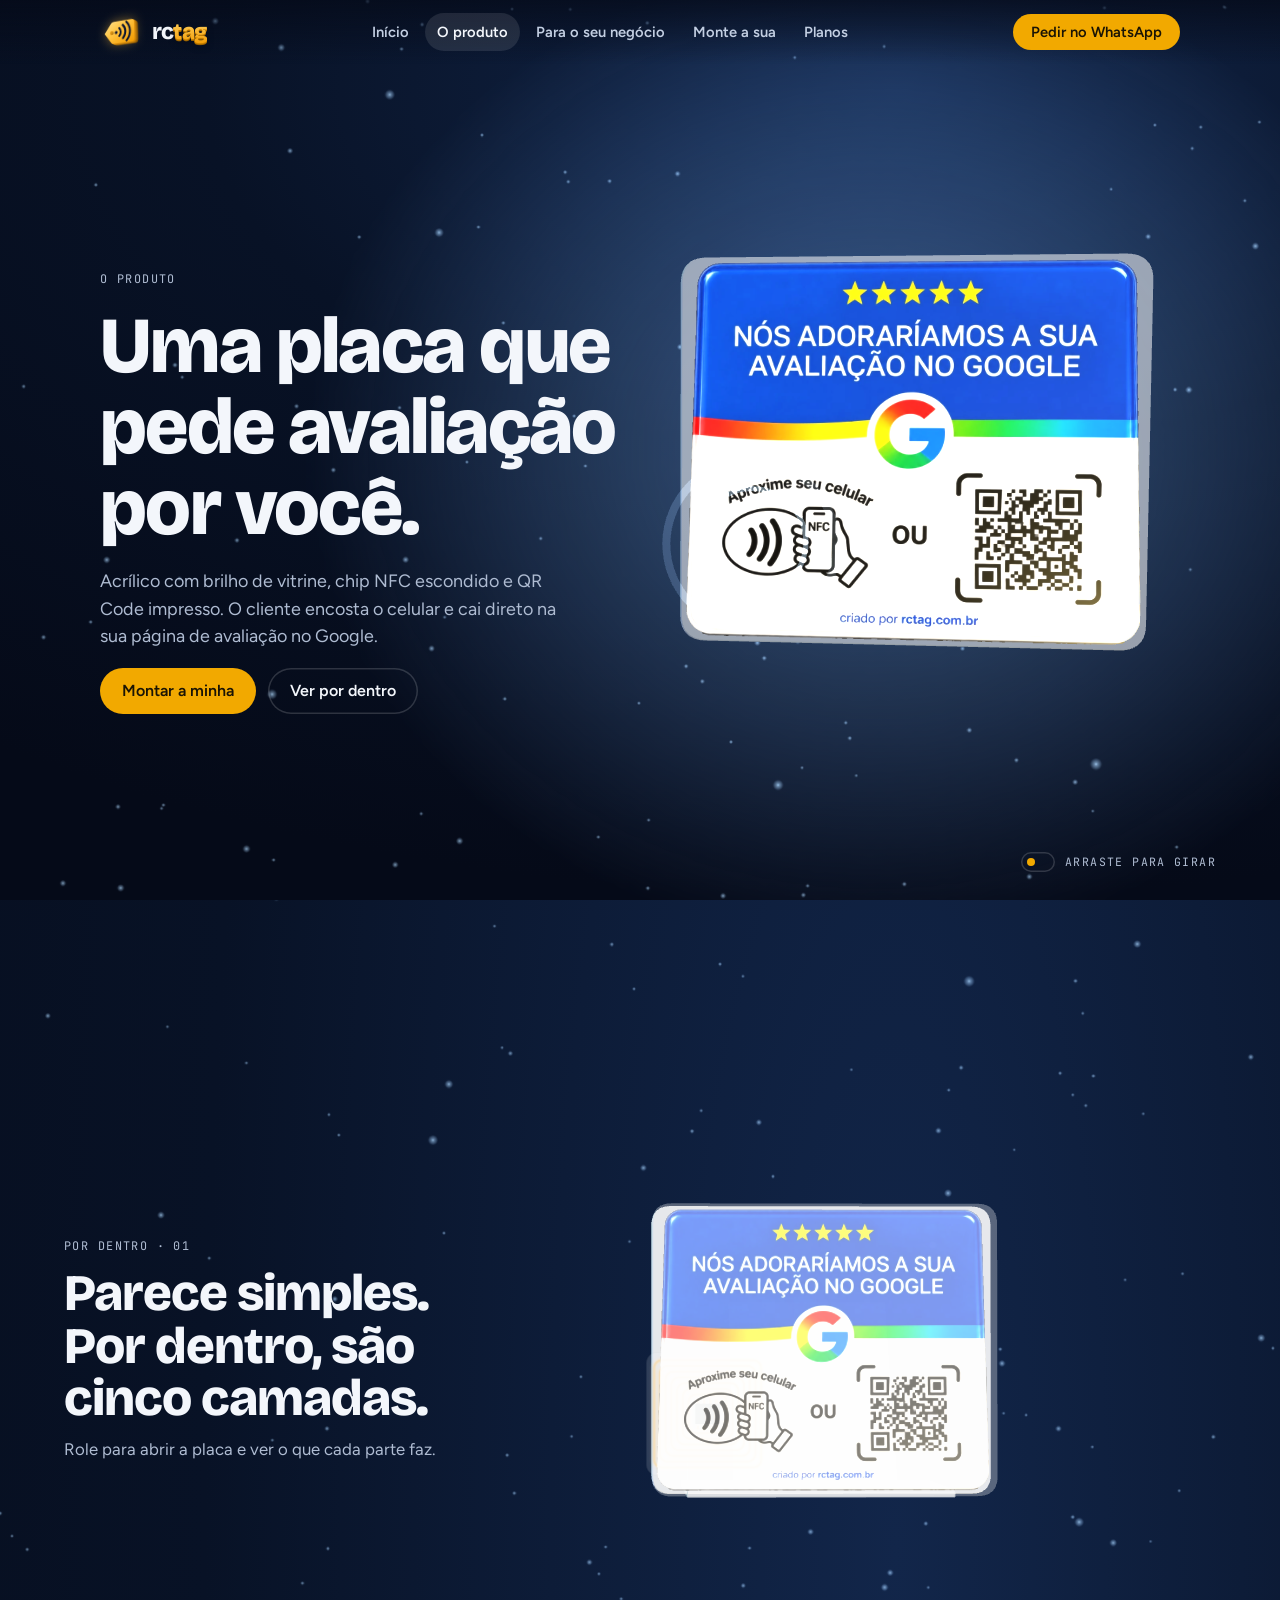
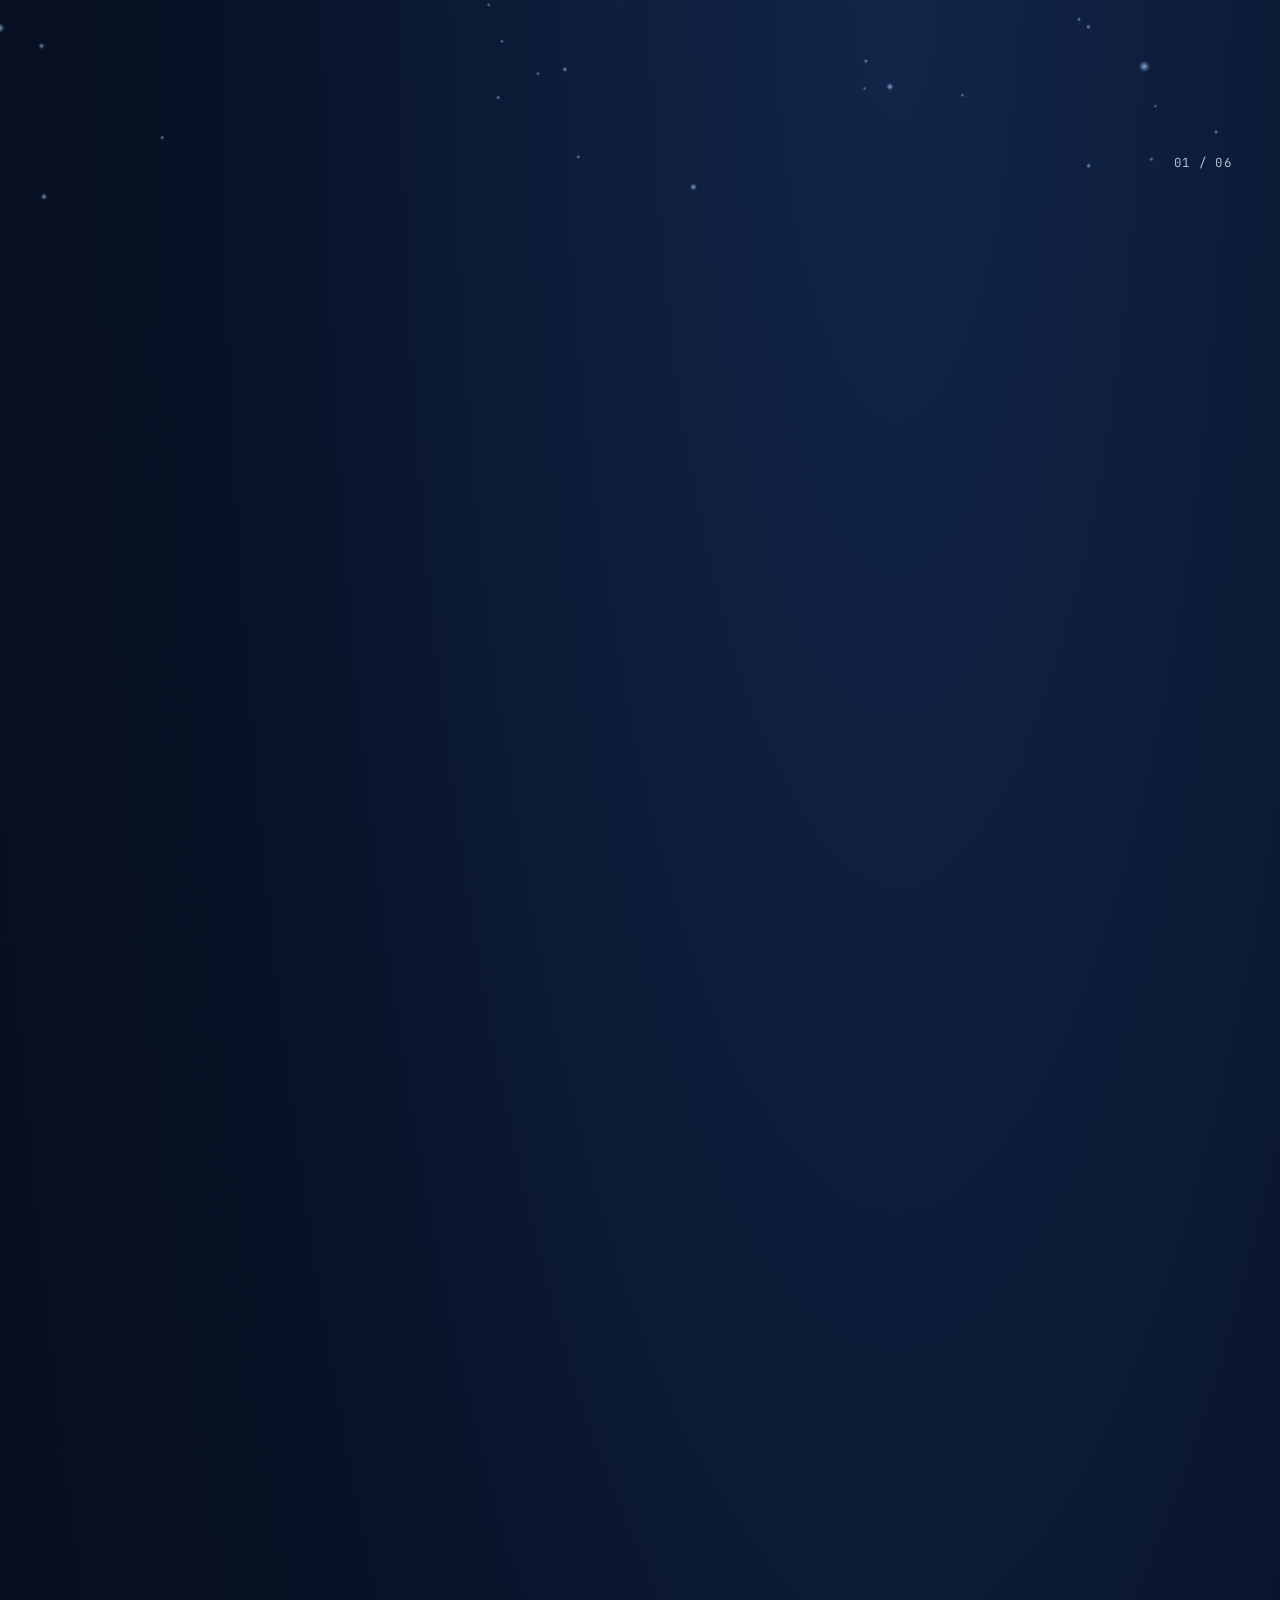
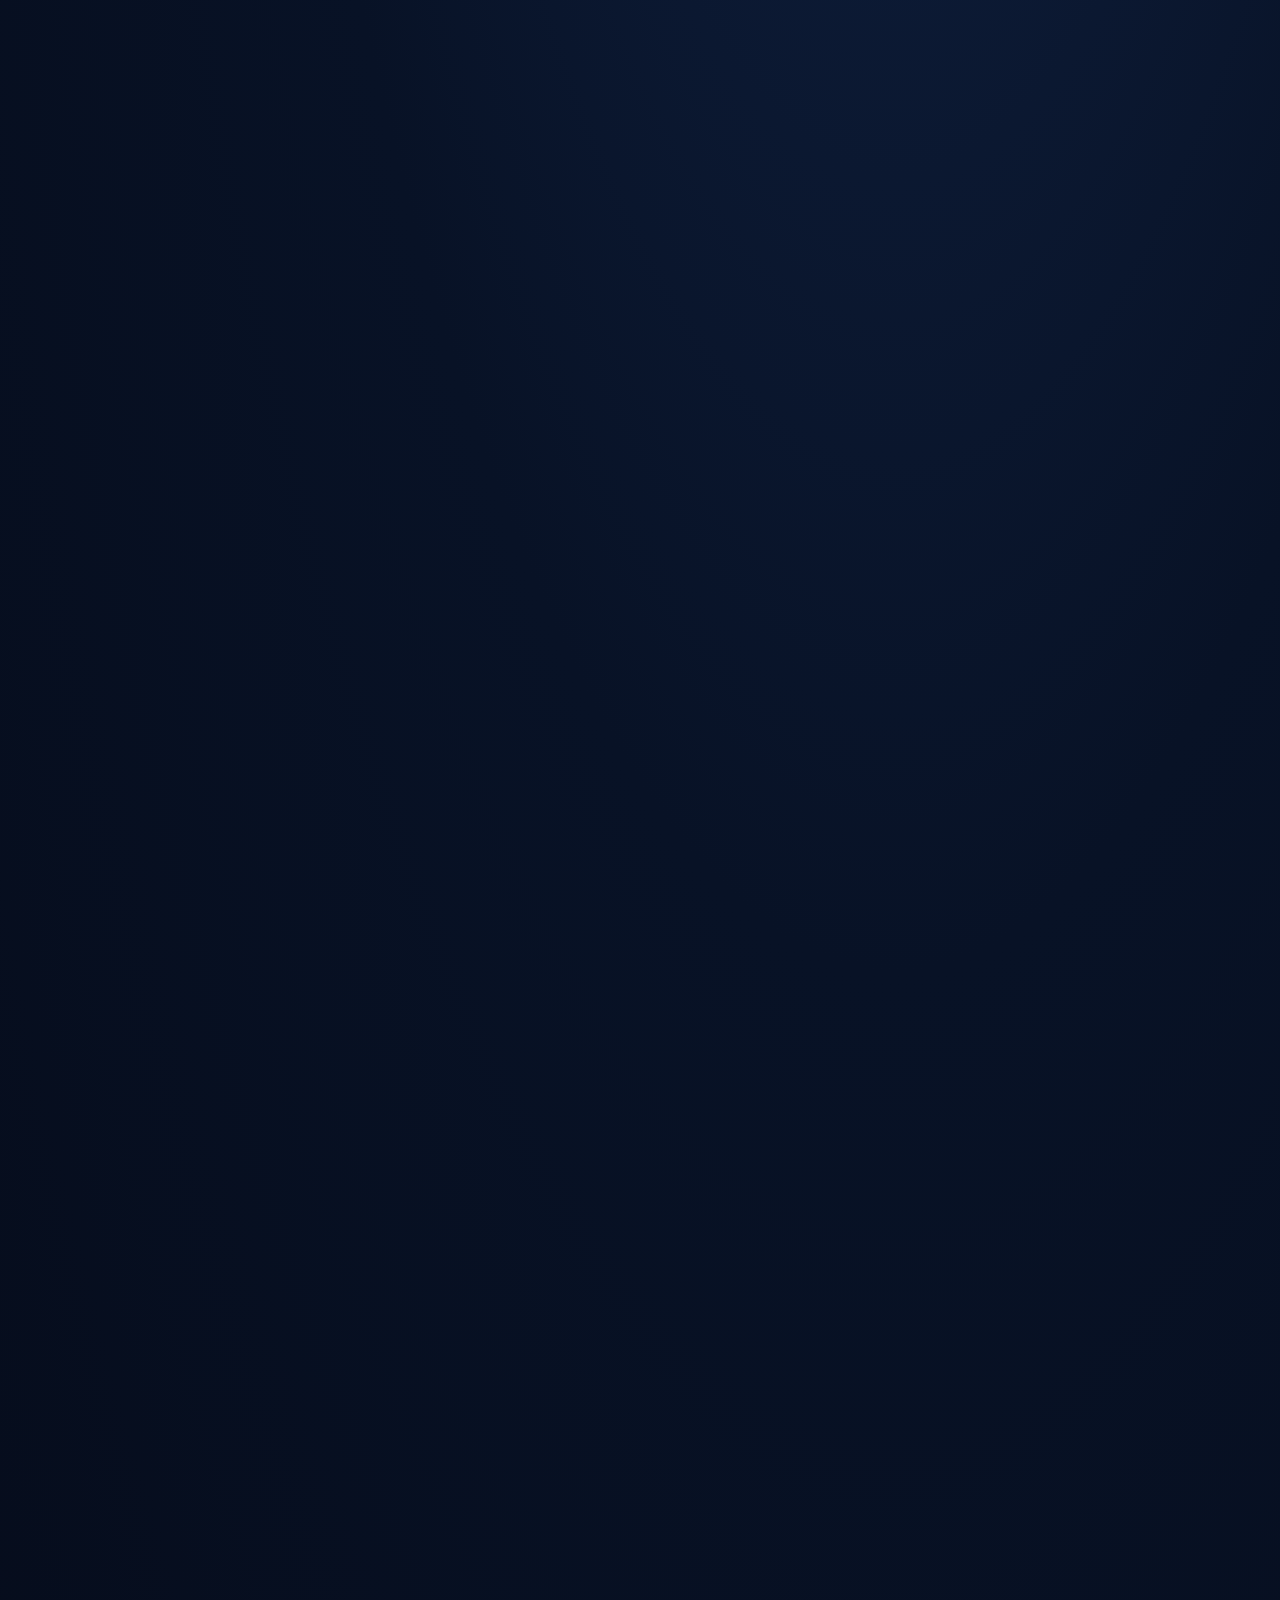
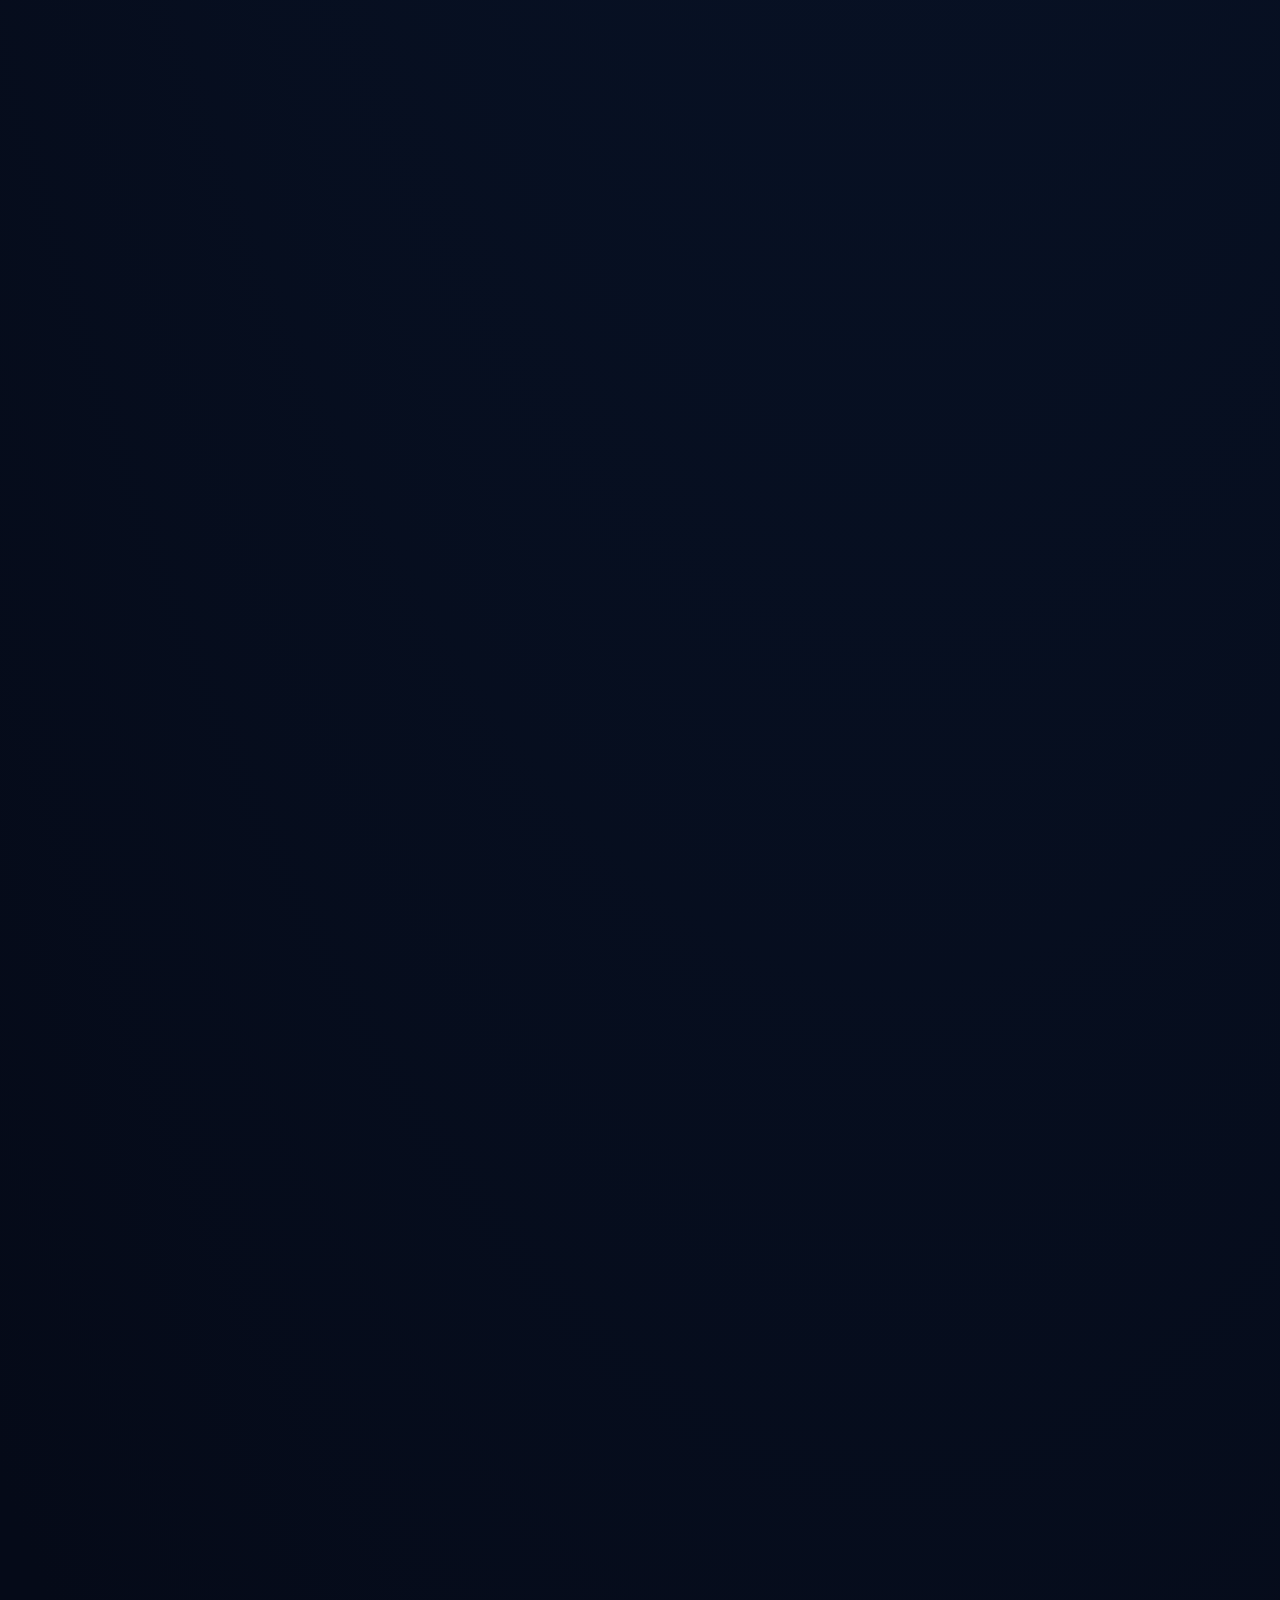
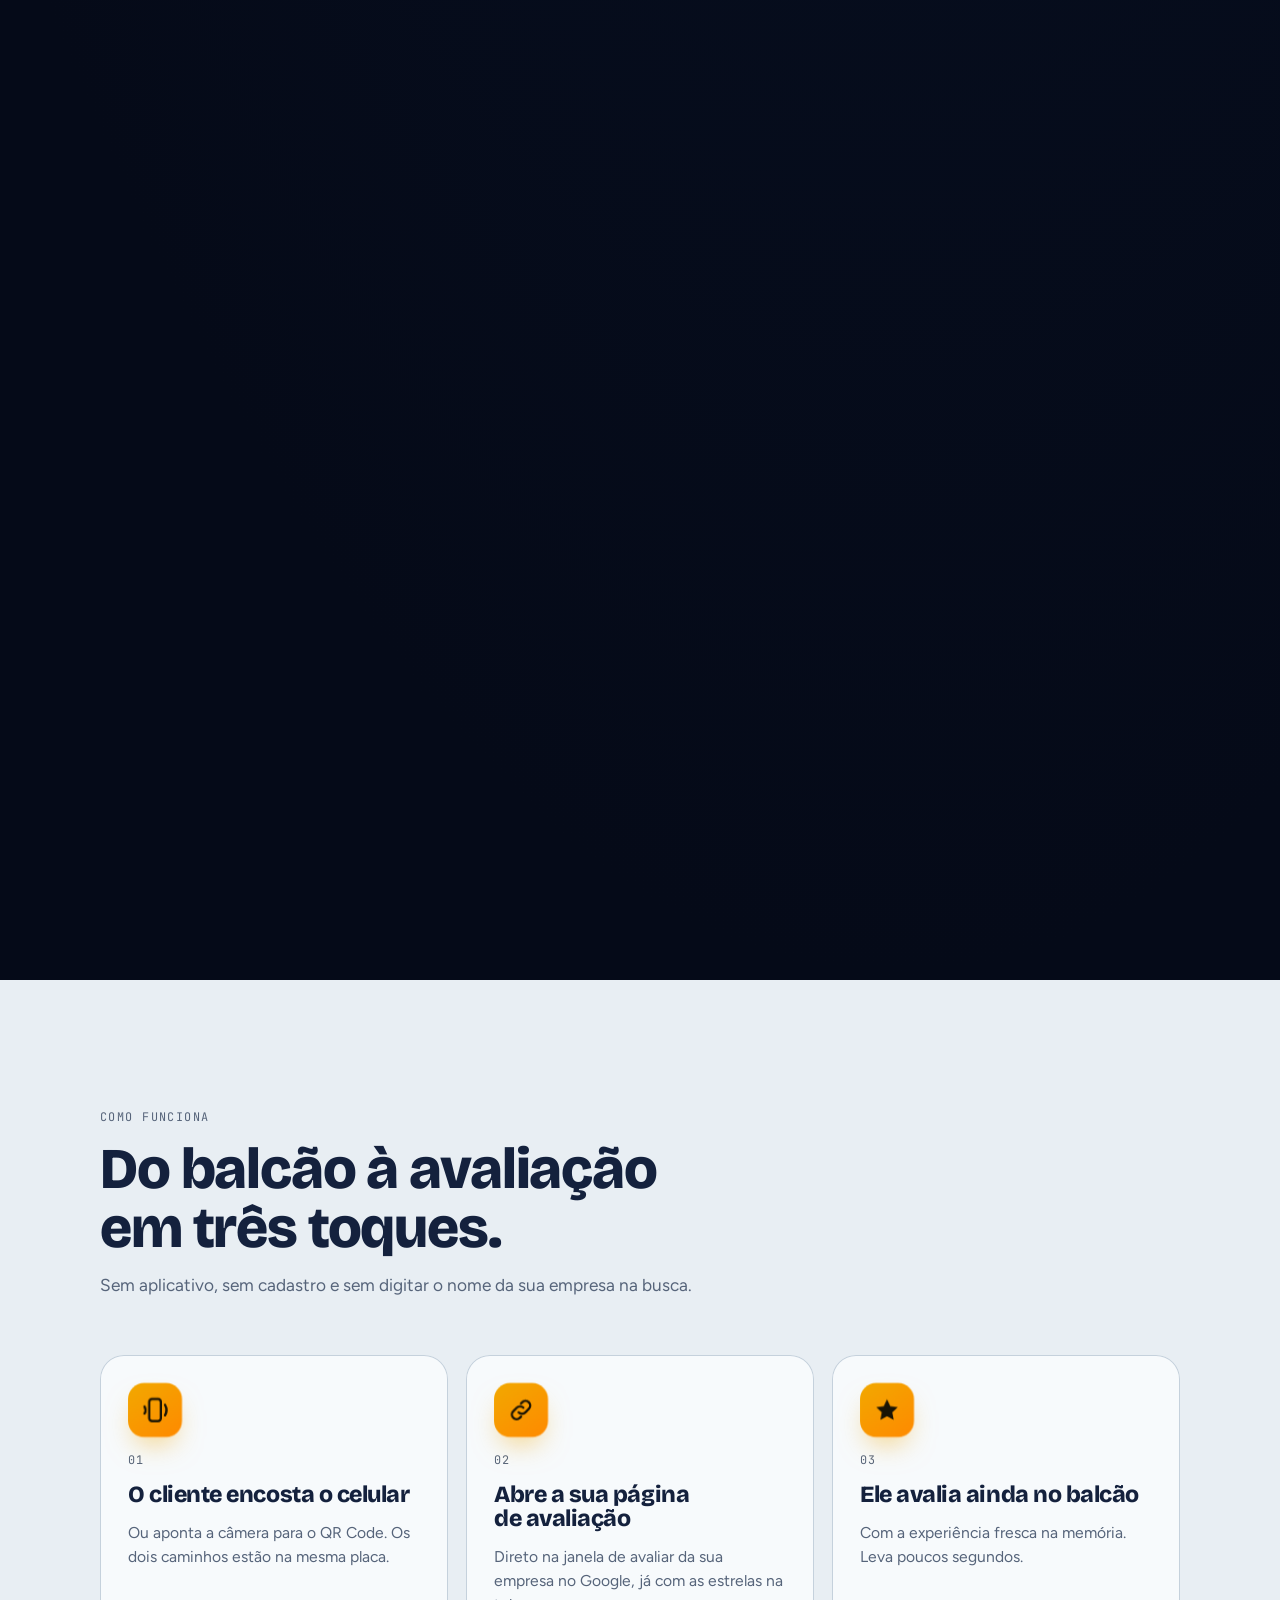
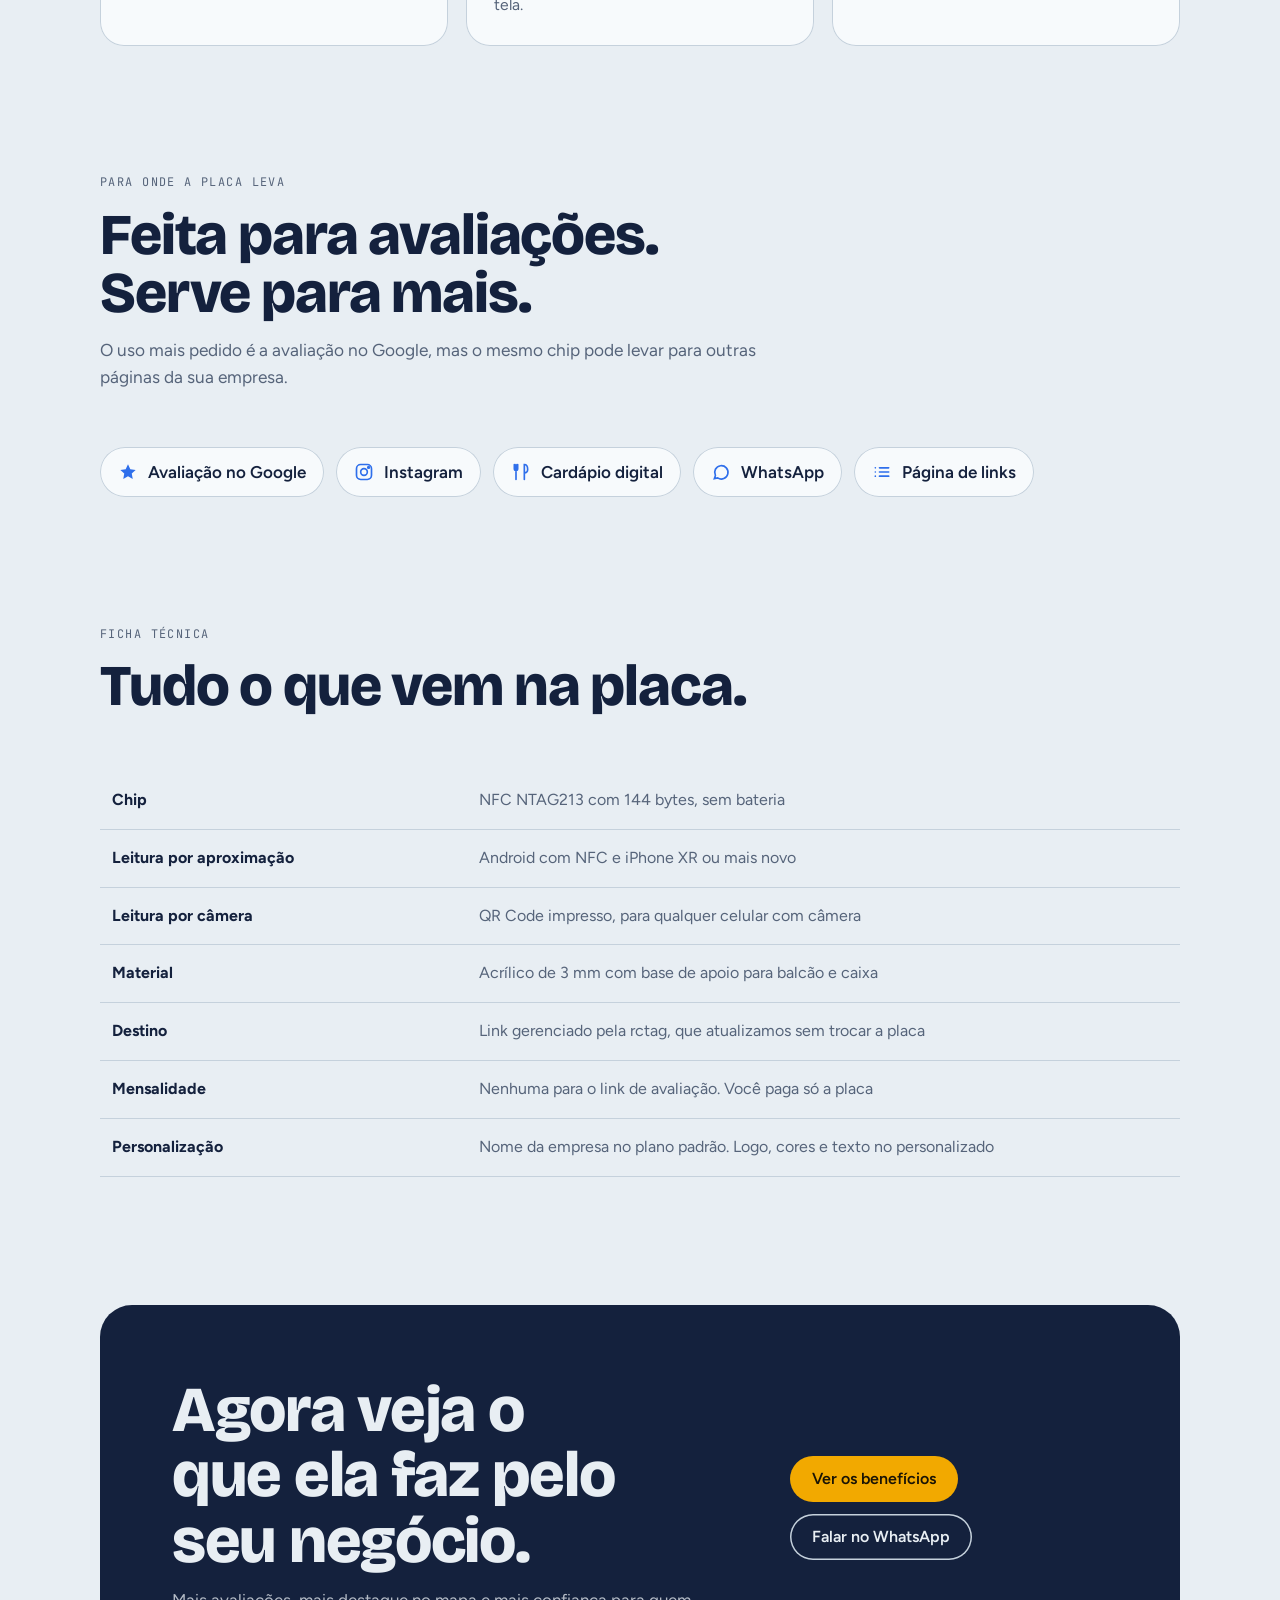
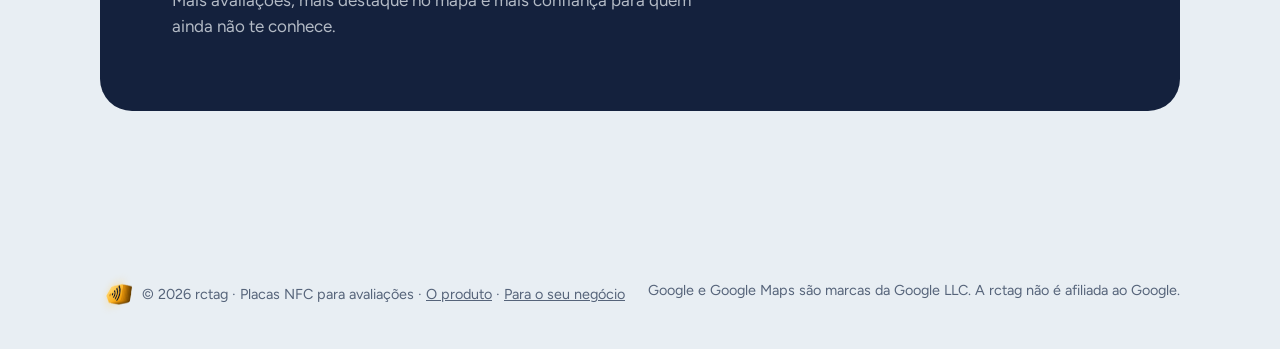
<file: produto.html>
<!doctype html>
<html lang="pt-BR">
<head>
<meta charset="utf-8">
<meta name="viewport" content="width=device-width, initial-scale=1, viewport-fit=cover">
<title>O produto · rctag Placas NFC</title>
<meta name="description" content="Conheça a placa rctag por dentro: acrílico, impressão, chip NFC NTAG213 e QR Code em uma peça só, com link que atualizamos sem trocar a placa.">
<link rel="preconnect" href="https://fonts.googleapis.com">
<link rel="preconnect" href="https://fonts.gstatic.com" crossorigin>
<link rel="stylesheet" href="https://fonts.googleapis.com/css2?family=Bricolage+Grotesque:opsz,wght@12..96,500;12..96,700;12..96,800&family=Figtree:wght@400;500;600;700&family=JetBrains+Mono:wght@500&display=swap">
<link rel="stylesheet" href="assets/site.css">
<link rel="icon" href="assets/logo.svg" type="image/svg+xml">
<link rel="icon" href="assets/logo.svg" type="image/svg+xml">

<!-- Meta Pixel Code -->
<script>
!function(f,b,e,v,n,t,s)
{if(f.fbq)return;n=f.fbq=function(){n.callMethod?
n.callMethod.apply(n,arguments):n.queue.push(arguments)};
if(!f._fbq)f._fbq=n;n.push=n;n.loaded=!0;n.version='2.0';
n.queue=[];t=b.createElement(e);t.async=!0;
t.src=v;s=b.getElementsByTagName(e)[0];
s.parentNode.insertBefore(t,s)}(window, document,'script',
'https://connect.facebook.net/en_US/fbevents.js');
fbq('init', '1787184235883231');
fbq('track', 'PageView');
</script>
<noscript><img height="1" width="1" style="display:none"
src="https://www.facebook.com/tr?id=1787184235883231&ev=PageView&noscript=1"
/></noscript>
<!-- End Meta Pixel Code -->

</head>
<body>
<header class="top">
  <div class="wrap">
    <a class="brand" href="index.html" aria-label="rctag, início">
      <span class="logo3d" aria-hidden="true"><svg class="l-side" viewBox="0 0 64 64" style="--z:-7.8px"><path d="M4 32 L16.5 15.5 Q18 14 20.5 14 H53 Q58 14 58 19 V45 Q58 50 53 50 H20.5 Q18 50 16.5 48.5 Z M17.5 28.6 A3.4 3.4 0 1 0 17.5 35.4 A3.4 3.4 0 1 0 17.5 28.6 Z" fill="#6B4100" fill-rule="evenodd"/></svg><svg class="l-side" viewBox="0 0 64 64" style="--z:-6.5px"><path d="M4 32 L16.5 15.5 Q18 14 20.5 14 H53 Q58 14 58 19 V45 Q58 50 53 50 H20.5 Q18 50 16.5 48.5 Z M17.5 28.6 A3.4 3.4 0 1 0 17.5 35.4 A3.4 3.4 0 1 0 17.5 28.6 Z" fill="#7E4D00" fill-rule="evenodd"/></svg><svg class="l-side" viewBox="0 0 64 64" style="--z:-5.2px"><path d="M4 32 L16.5 15.5 Q18 14 20.5 14 H53 Q58 14 58 19 V45 Q58 50 53 50 H20.5 Q18 50 16.5 48.5 Z M17.5 28.6 A3.4 3.4 0 1 0 17.5 35.4 A3.4 3.4 0 1 0 17.5 28.6 Z" fill="#935A00" fill-rule="evenodd"/></svg><svg class="l-side" viewBox="0 0 64 64" style="--z:-3.9px"><path d="M4 32 L16.5 15.5 Q18 14 20.5 14 H53 Q58 14 58 19 V45 Q58 50 53 50 H20.5 Q18 50 16.5 48.5 Z M17.5 28.6 A3.4 3.4 0 1 0 17.5 35.4 A3.4 3.4 0 1 0 17.5 28.6 Z" fill="#A86700" fill-rule="evenodd"/></svg><svg class="l-side" viewBox="0 0 64 64" style="--z:-2.6px"><path d="M4 32 L16.5 15.5 Q18 14 20.5 14 H53 Q58 14 58 19 V45 Q58 50 53 50 H20.5 Q18 50 16.5 48.5 Z M17.5 28.6 A3.4 3.4 0 1 0 17.5 35.4 A3.4 3.4 0 1 0 17.5 28.6 Z" fill="#BD7400" fill-rule="evenodd"/></svg><svg class="l-side" viewBox="0 0 64 64" style="--z:-1.3px"><path d="M4 32 L16.5 15.5 Q18 14 20.5 14 H53 Q58 14 58 19 V45 Q58 50 53 50 H20.5 Q18 50 16.5 48.5 Z M17.5 28.6 A3.4 3.4 0 1 0 17.5 35.4 A3.4 3.4 0 1 0 17.5 28.6 Z" fill="#D08000" fill-rule="evenodd"/></svg><svg class="l-front" viewBox="0 0 64 64"><defs><linearGradient id="lgF" x1="0" y1="0" x2="1" y2="1"><stop offset="0" stop-color="#FFE08A"/><stop offset=".45" stop-color="#FFC23D"/><stop offset="1" stop-color="#F29A00"/></linearGradient><linearGradient id="lgG" x1="0" y1="0" x2="0" y2="1"><stop offset="0" stop-color="#fff" stop-opacity=".75"/><stop offset=".5" stop-color="#fff" stop-opacity="0"/></linearGradient><clipPath id="lgC"><path d="M4 32 L16.5 15.5 Q18 14 20.5 14 H53 Q58 14 58 19 V45 Q58 50 53 50 H20.5 Q18 50 16.5 48.5 Z M17.5 28.6 A3.4 3.4 0 1 0 17.5 35.4 A3.4 3.4 0 1 0 17.5 28.6 Z" clip-rule="evenodd"/></clipPath></defs><path d="M4 32 L16.5 15.5 Q18 14 20.5 14 H53 Q58 14 58 19 V45 Q58 50 53 50 H20.5 Q18 50 16.5 48.5 Z M17.5 28.6 A3.4 3.4 0 1 0 17.5 35.4 A3.4 3.4 0 1 0 17.5 28.6 Z" fill="url(#lgF)" fill-rule="evenodd"/><g clip-path="url(#lgC)"><path d="M0 0H64V27Q34 36 0 26Z" fill="url(#lgG)"/></g><g fill="none" stroke="#0A1430" stroke-width="3.4" stroke-linecap="round"><path d="M31 25.5a9 9 0 0 1 0 13"/><path d="M37.5 21a15.5 15.5 0 0 1 0 22"/><path d="M44 16.8a21.5 21.5 0 0 1 0 30.4"/></g><circle cx="25.5" cy="32" r="2.6" fill="#0A1430"/></svg></span>
      <span class="wm">rc<b>tag</b></span>
    </a>
    <nav class="nav" id="nav" aria-label="Páginas">
      <a href="index.html">Início</a>
      <a href="produto.html" aria-current="page">O produto</a>
      <a href="beneficios.html">Para o seu negócio</a>
      <a href="index.html#monte">Monte a sua</a>
      <a href="index.html#planos">Planos</a>
      <a class="btn btn-gold js-wa nav-wa" href="#" target="_blank" rel="noopener">Pedir no WhatsApp</a>
    </nav>
    <a class="btn btn-gold js-wa" href="#" target="_blank" rel="noopener">Pedir no WhatsApp</a>
    <button type="button" class="menu-btn" aria-controls="nav" aria-expanded="false" aria-label="Abrir menu"><svg viewBox="0 0 24 24" fill="none" stroke="currentColor" stroke-width="2.2" stroke-linecap="round"><path d="M4 7h16M4 12h16M4 17h16"/></svg></button>
  </div>
</header>


<main>
  <!-- ============ HERO: placa 3D que gira ============ -->
  <section class="page-hero dark-band" id="topo">
    <canvas class="scene" id="heroScene" aria-label="Placa rctag em 3D. Arraste para girar."></canvas>
    <div class="wrap">
      <div class="hero-copy">
        <span class="eyebrow">O produto</span>
        <h1>Uma placa que pede avaliação por você.</h1>
        <p>Acrílico com brilho de vitrine, chip NFC escondido e QR Code impresso. O cliente encosta o celular e cai direto na sua página de avaliação no Google.</p>
        <div class="row">
          <a class="btn btn-gold" href="index.html#monte">Montar a minha</a>
          <a class="btn btn-ghost" href="#por-dentro">Ver por dentro</a>
        </div>
      </div>
    </div>
    <div class="drag-hint" aria-hidden="true"><i></i>arraste para girar</div>
  </section>

  <!-- ============ VISTA EXPLODIDA ============ -->
  <section class="story dark-band" id="por-dentro" style="height:720vh" aria-label="A placa por dentro, camada por camada">
    <div class="pin">
      <canvas class="scene" id="storyScene" aria-hidden="true"></canvas>
      <div class="labels" id="labels" aria-hidden="true">
        <span class="lab" data-l="0"><b>Acrílico cristal 3 mm</b></span>
        <span class="lab" data-l="1"><b>Impressão em alta definição</b></span>
        <span class="lab" data-l="2"><b>Chip NFC NTAG213</b></span>
        <span class="lab" data-l="3"><b>Fundo de acrílico</b></span>
        <span class="lab" data-l="4"><b>Base de apoio</b></span>
      </div>
      <div class="steps">
        <article class="step on" data-s="0">
          <span class="eyebrow">Por dentro · 01</span>
          <h2>Parece simples. Por dentro, são cinco camadas.</h2>
          <p>Role para abrir a placa e ver o que cada parte faz.</p>
        </article>
        <article class="step" data-s="1">
          <span class="eyebrow">Por dentro · 02</span>
          <h2>Acrílico cristal na frente.</h2>
          <p>Protege a impressão, dá o brilho de vitrine e aguenta a limpeza do dia a dia no balcão.</p>
        </article>
        <article class="step" data-s="2">
          <span class="eyebrow">Por dentro · 03</span>
          <h2>A arte com a sua marca.</h2>
          <p>Cores vivas e a chamada certa: cinco estrelas, o G do Google e as duas formas de avaliar. No plano personalizado, com a sua logo.</p>
        </article>
        <article class="step" data-s="3">
          <span class="eyebrow">Por dentro · 04</span>
          <h2>O chip fica escondido.</h2>
          <p>Um NFC NTAG213 atrás do ícone de aproximação. Não usa bateria, não precisa de tomada e não precisa de manutenção.</p>
        </article>
        <article class="step" data-s="4">
          <span class="eyebrow">Por dentro · 05</span>
          <h2>E o QR Code para todo celular.</h2>
          <p>Aparelho sem NFC? A câmera lê o QR Code impresso na mesma placa e abre a mesma página.</p>
        </article>
        <article class="step" data-s="5">
          <span class="eyebrow">Por dentro · 06</span>
          <h2>Um link que continua seu.</h2>
          <p>O chip e o QR levam para um link gerenciado por nós. Mudou de endereço ou de página? Atualizamos o destino sem trocar a placa.</p>
        </article>
      </div>
      <div class="count" id="count" aria-hidden="true">01 / 06</div>
    </div>
  </section>

  <!-- ============ COMO FUNCIONA ============ -->
  <section class="block" id="como">
    <div class="wrap">
      <div class="head" data-reveal>
        <span class="eyebrow">Como funciona</span>
        <h2>Do balcão à avaliação em três toques.</h2>
        <p>Sem aplicativo, sem cadastro e sem digitar o nome da sua empresa na busca.</p>
      </div>
      <div class="cards">
        <article class="card" data-tilt="9" data-reveal data-reveal-delay="1">
          <span class="ico pop"><svg viewBox="0 0 24 24" fill="none" stroke="currentColor" stroke-width="2" stroke-linecap="round"><rect x="7" y="2.5" width="10" height="19" rx="2.5"/><path d="M3 9a6 6 0 0 1 0 6M20.5 7.5a9 9 0 0 1 0 9"/></svg></span>
          <span class="n">01</span>
          <h3>O cliente encosta o celular</h3>
          <p>Ou aponta a câmera para o QR Code. Os dois caminhos estão na mesma placa.</p>
        </article>
        <article class="card" data-tilt="9" data-reveal data-reveal-delay="2">
          <span class="ico pop"><svg viewBox="0 0 24 24" fill="none" stroke="currentColor" stroke-width="2" stroke-linecap="round"><path d="M10 14a4 4 0 0 0 5.66 0l3-3a4 4 0 0 0-5.66-5.66l-1 1"/><path d="M14 10a4 4 0 0 0-5.66 0l-3 3a4 4 0 0 0 5.66 5.66l1-1"/></svg></span>
          <span class="n">02</span>
          <h3>Abre a sua página de avaliação</h3>
          <p>Direto na janela de avaliar da sua empresa no Google, já com as estrelas na tela.</p>
        </article>
        <article class="card" data-tilt="9" data-reveal data-reveal-delay="3">
          <span class="ico pop"><svg viewBox="0 0 24 24" fill="currentColor"><path d="M12 2.8l2.8 5.9 6.4.8-4.7 4.4 1.2 6.4L12 17.2l-5.7 3.1 1.2-6.4L2.8 9.5l6.4-.8z"/></svg></span>
          <span class="n">03</span>
          <h3>Ele avalia ainda no balcão</h3>
          <p>Com a experiência fresca na memória. Leva poucos segundos.</p>
        </article>
      </div>
    </div>
  </section>

  <!-- ============ ONDE PODE LEVAR ============ -->
  <section class="block" style="padding-top:0">
    <div class="wrap">
      <div class="head" data-reveal>
        <span class="eyebrow">Para onde a placa leva</span>
        <h2>Feita para avaliações. Serve para mais.</h2>
        <p>O uso mais pedido é a avaliação no Google, mas o mesmo chip pode levar para outras páginas da sua empresa.</p>
      </div>
      <div class="uses" data-reveal>
        <span class="use"><svg viewBox="0 0 24 24" fill="currentColor"><path d="M12 2.8l2.8 5.9 6.4.8-4.7 4.4 1.2 6.4L12 17.2l-5.7 3.1 1.2-6.4L2.8 9.5l6.4-.8z"/></svg>Avaliação no Google</span>
        <span class="use"><svg viewBox="0 0 24 24" fill="none" stroke="currentColor" stroke-width="2"><rect x="3" y="3" width="18" height="18" rx="5"/><circle cx="12" cy="12" r="4"/><circle cx="17.5" cy="6.5" r="1" fill="currentColor"/></svg>Instagram</span>
        <span class="use"><svg viewBox="0 0 24 24" fill="none" stroke="currentColor" stroke-width="2" stroke-linecap="round"><path d="M6 3v18M4 3v5a2 2 0 0 0 4 0V3M16 21V3c2.5 0 4 2.5 4 6s-2 4-4 4"/></svg>Cardápio digital</span>
        <span class="use"><svg viewBox="0 0 24 24" fill="none" stroke="currentColor" stroke-width="2" stroke-linecap="round"><path d="M4 20l1.3-3.9A8 8 0 1 1 8 19.1z"/></svg>WhatsApp</span>
        <span class="use"><svg viewBox="0 0 24 24" fill="none" stroke="currentColor" stroke-width="2" stroke-linecap="round"><path d="M9 7h11M9 12h11M9 17h11M4 7h.01M4 12h.01M4 17h.01"/></svg>Página de links</span>
      </div>
    </div>
  </section>

  <!-- ============ FICHA TÉCNICA ============ -->
  <section class="block" style="padding-top:0">
    <div class="wrap">
      <div class="head" data-reveal>
        <span class="eyebrow">Ficha técnica</span>
        <h2>Tudo o que vem na placa.</h2>
      </div>
      <table class="spec-table" data-reveal>
        <tbody>
          <tr><th>Chip</th><td>NFC NTAG213 com 144 bytes, sem bateria</td></tr>
          <tr><th>Leitura por aproximação</th><td>Android com NFC e iPhone XR ou mais novo</td></tr>
          <tr><th>Leitura por câmera</th><td>QR Code impresso, para qualquer celular com câmera</td></tr>
          <tr><th>Material</th><td>Acrílico de 3 mm com base de apoio para balcão e caixa</td></tr>
          <tr><th>Destino</th><td>Link gerenciado pela rctag, que atualizamos sem trocar a placa</td></tr>
          <tr><th>Mensalidade</th><td>Nenhuma para o link de avaliação. Você paga só a placa</td></tr>
          <tr><th>Personalização</th><td>Nome da empresa no plano padrão. Logo, cores e texto no personalizado</td></tr>
        </tbody>
      </table>
    </div>
  </section>

  <section class="block" style="padding-top:0">
    <div class="wrap">
      <div class="final" data-tilt="4" data-reveal>
        <div>
          <h2>Agora veja o que ela faz pelo seu negócio.</h2>
          <p>Mais avaliações, mais destaque no mapa e mais confiança para quem ainda não te conhece.</p>
        </div>
        <div class="actions">
          <a class="btn btn-gold" href="beneficios.html">Ver os benefícios</a>
          <a class="btn btn-ghost js-wa" href="#" target="_blank" rel="noopener" style="color:inherit">Falar no WhatsApp</a>
        </div>
      </div>
    </div>
  </section>
</main>

<footer>
  <div class="wrap">
    <span class="foot-brand"><span class="logo3d" aria-hidden="true"><svg class="l-side" viewBox="0 0 64 64" style="--z:-7.8px"><path d="M4 32 L16.5 15.5 Q18 14 20.5 14 H53 Q58 14 58 19 V45 Q58 50 53 50 H20.5 Q18 50 16.5 48.5 Z M17.5 28.6 A3.4 3.4 0 1 0 17.5 35.4 A3.4 3.4 0 1 0 17.5 28.6 Z" fill="#6B4100" fill-rule="evenodd"/></svg><svg class="l-side" viewBox="0 0 64 64" style="--z:-6.5px"><path d="M4 32 L16.5 15.5 Q18 14 20.5 14 H53 Q58 14 58 19 V45 Q58 50 53 50 H20.5 Q18 50 16.5 48.5 Z M17.5 28.6 A3.4 3.4 0 1 0 17.5 35.4 A3.4 3.4 0 1 0 17.5 28.6 Z" fill="#7E4D00" fill-rule="evenodd"/></svg><svg class="l-side" viewBox="0 0 64 64" style="--z:-5.2px"><path d="M4 32 L16.5 15.5 Q18 14 20.5 14 H53 Q58 14 58 19 V45 Q58 50 53 50 H20.5 Q18 50 16.5 48.5 Z M17.5 28.6 A3.4 3.4 0 1 0 17.5 35.4 A3.4 3.4 0 1 0 17.5 28.6 Z" fill="#935A00" fill-rule="evenodd"/></svg><svg class="l-side" viewBox="0 0 64 64" style="--z:-3.9px"><path d="M4 32 L16.5 15.5 Q18 14 20.5 14 H53 Q58 14 58 19 V45 Q58 50 53 50 H20.5 Q18 50 16.5 48.5 Z M17.5 28.6 A3.4 3.4 0 1 0 17.5 35.4 A3.4 3.4 0 1 0 17.5 28.6 Z" fill="#A86700" fill-rule="evenodd"/></svg><svg class="l-side" viewBox="0 0 64 64" style="--z:-2.6px"><path d="M4 32 L16.5 15.5 Q18 14 20.5 14 H53 Q58 14 58 19 V45 Q58 50 53 50 H20.5 Q18 50 16.5 48.5 Z M17.5 28.6 A3.4 3.4 0 1 0 17.5 35.4 A3.4 3.4 0 1 0 17.5 28.6 Z" fill="#BD7400" fill-rule="evenodd"/></svg><svg class="l-side" viewBox="0 0 64 64" style="--z:-1.3px"><path d="M4 32 L16.5 15.5 Q18 14 20.5 14 H53 Q58 14 58 19 V45 Q58 50 53 50 H20.5 Q18 50 16.5 48.5 Z M17.5 28.6 A3.4 3.4 0 1 0 17.5 35.4 A3.4 3.4 0 1 0 17.5 28.6 Z" fill="#D08000" fill-rule="evenodd"/></svg><svg class="l-front" viewBox="0 0 64 64"><defs><linearGradient id="lgF2" x1="0" y1="0" x2="1" y2="1"><stop offset="0" stop-color="#FFE08A"/><stop offset=".45" stop-color="#FFC23D"/><stop offset="1" stop-color="#F29A00"/></linearGradient><linearGradient id="lgG2" x1="0" y1="0" x2="0" y2="1"><stop offset="0" stop-color="#fff" stop-opacity=".75"/><stop offset=".5" stop-color="#fff" stop-opacity="0"/></linearGradient><clipPath id="lgC2"><path d="M4 32 L16.5 15.5 Q18 14 20.5 14 H53 Q58 14 58 19 V45 Q58 50 53 50 H20.5 Q18 50 16.5 48.5 Z M17.5 28.6 A3.4 3.4 0 1 0 17.5 35.4 A3.4 3.4 0 1 0 17.5 28.6 Z" clip-rule="evenodd"/></clipPath></defs><path d="M4 32 L16.5 15.5 Q18 14 20.5 14 H53 Q58 14 58 19 V45 Q58 50 53 50 H20.5 Q18 50 16.5 48.5 Z M17.5 28.6 A3.4 3.4 0 1 0 17.5 35.4 A3.4 3.4 0 1 0 17.5 28.6 Z" fill="url(#lgF2)" fill-rule="evenodd"/><g clip-path="url(#lgC2)"><path d="M0 0H64V27Q34 36 0 26Z" fill="url(#lgG2)"/></g><g fill="none" stroke="#0A1430" stroke-width="3.4" stroke-linecap="round"><path d="M31 25.5a9 9 0 0 1 0 13"/><path d="M37.5 21a15.5 15.5 0 0 1 0 22"/><path d="M44 16.8a21.5 21.5 0 0 1 0 30.4"/></g><circle cx="25.5" cy="32" r="2.6" fill="#0A1430"/></svg></span><span>© 2026 rctag · Placas NFC para avaliações · <a href="produto.html">O produto</a> · <a href="beneficios.html">Para o seu negócio</a></span></span>
    <span>Google e Google Maps são marcas da Google LLC. A rctag não é afiliada ao Google.</span>
  </div>
</footer>


<script src="vendor/three.min.js"></script>
<script src="assets/fx.js"></script>
<script>
(function(){
  const THREE = window.THREE; if(!THREE) return;
  const clamp = (x,a=0,b=1) => Math.min(b, Math.max(a, x));
  const lin = (x,a,b) => clamp((x-a)/(b-a));
  const ss = x => x*x*(3-2*x);
  const mix = (a,b,k) => a + (b-a)*k;
  const RM = RCTAG.reduceMotion;
  const mobile = () => window.matchMedia('(max-width: 860px)').matches;
  const tex = RCTAG.loadPlateTexture(THREE);

  function lights(scene){
    scene.add(new THREE.AmbientLight(0xbfd4ff, .55));
    const key = new THREE.DirectionalLight(0xffffff, 1.05); key.position.set(3, 4, 6); scene.add(key);
    const rim = new THREE.PointLight(0x4d8bff, 2.2, 20); rim.position.set(-4, 2, -2.5); scene.add(rim);
    const warm = new THREE.PointLight(0xffc23d, .9, 14); warm.position.set(3, -2, 3); scene.add(warm);
    return { key, rim, warm };
  }
  // NFC icon position on the printed face (from the plate artwork)
  const NFC_UV = { x:180/1128, y:690/952 }, QR_UV = { x:855/1128, y:690/952 };
  const onFace = (p, uv) => new THREE.Vector3((uv.x - .5) * p.userData.w, (.5 - uv.y) * p.userData.h, p.userData.d/2 + .03);

  /* ---------------- hero: plate you can spin ---------------- */
  (function hero(){
    const canvas = document.getElementById('heroScene');
    let plate, halo, dust, waves = [], rx = 0, ry = -2.6, vx = 0, vy = 0, drag = null, px = 0, py = 0, t0 = null;
    const st = RCTAG.stage(THREE, canvas, (t, dt) => {
      if(t0 === null) t0 = t;
      const intro = RM ? 1 : ss(lin(t - t0, 0, 1.8));
      const m = mobile();
      plate.position.set(m ? 0 : 1.55, m ? 1.6 : 0, 0);
      plate.scale.setScalar((m ? .6 : 1) * mix(.6, 1, intro));
      halo.position.copy(plate.position).add(new THREE.Vector3(0, 0, -1.2));
      if(!drag){
        // idle: a slow sway around the front view, plus a little parallax toward the pointer
        const tgtY = Math.sin(t * .45) * .38 + px * .35, tgtX = Math.sin(t * .31) * .08 - py * .2;
        vy += (tgtY - ry) * dt * 2.2; vx += (tgtX - rx) * dt * 2.2;
        vy *= Math.pow(.02, dt); vx *= Math.pow(.02, dt);
      }
      ry += vy * dt * 3; rx += vx * dt * 3;
      if(intro < 1) ry = mix(-2.6, ry, intro);
      plate.rotation.set(rx, ry, 0);
      plate.position.y += Math.sin(t * 1.1) * .05;
      dust.rotation.y = t * .02; dust.position.y = Math.sin(t * .2) * .2;
      // NFC waves from the icon
      waves.forEach((w, i) => { const f = ((t * .55 + i / 3) % 1); w.scale.setScalar(.2 + f * 1.6); w.material.opacity = (1 - f) * .75 * intro; w.position.z = plate.userData.d/2 + .05 + f * .5; });
    });
    if(!st){ canvas.style.background = 'url(img/placa-rctag.webp) 75% 50%/min(46vw,520px) no-repeat'; return; }
    const { scene, camera } = st;
    camera.position.set(0, 0, 8.2);
    lights(scene);
    plate = RCTAG.makePlate(THREE, tex, { w:2.6 }); scene.add(plate);
    halo = new THREE.Sprite(new THREE.SpriteMaterial({ map:RCTAG.glowTexture(THREE, '60,130,255'), transparent:true, opacity:.55, depthWrite:false, blending:THREE.AdditiveBlending }));
    halo.scale.set(7.5, 6.5, 1); scene.add(halo);
    dust = RCTAG.makeDust(THREE, 320, 20); scene.add(dust);
    const c = onFace(plate, NFC_UV);
    for(let i=0;i<3;i++){
      const w = new THREE.Mesh(new THREE.RingGeometry(.3, .33, 64), new THREE.MeshBasicMaterial({ color:0x7fc0ff, transparent:true, opacity:0, depthWrite:false, blending:THREE.AdditiveBlending, side:THREE.DoubleSide }));
      w.position.copy(c); plate.add(w); waves.push(w);
    }
    // drag to spin (horizontal drags only, so the page still scrolls on phones)
    canvas.addEventListener('pointerdown', e => { drag = { x:e.clientX, y:e.clientY, id:e.pointerId, ok:null }; });
    window.addEventListener('pointermove', e => {
      const r = canvas.getBoundingClientRect();
      px = ((e.clientX - r.left) / r.width - .5) * 2; py = ((e.clientY - r.top) / r.height - .5) * 2;
      if(!drag || drag.id !== e.pointerId) return;
      const dx = e.clientX - drag.x, dy = e.clientY - drag.y;
      if(drag.ok === null && Math.hypot(dx, dy) > 6) drag.ok = Math.abs(dx) > Math.abs(dy) || e.pointerType === 'mouse';
      if(!drag.ok) return;
      vy = dx * .9; vx = dy * .5; ry += dx * .012; rx = clamp(rx + dy * .006, -.6, .6);
      drag.x = e.clientX; drag.y = e.clientY;
    });
    window.addEventListener('pointerup', () => { drag = null; });
    window.addEventListener('pointercancel', () => { drag = null; });
  })();

  /* ---------------- story: exploded view ---------------- */
  (function story(){
    const sec = document.getElementById('por-dentro'), canvas = document.getElementById('storyScene');
    const steps = [...sec.querySelectorAll('.step')], labs = [...sec.querySelectorAll('.lab')], count = document.getElementById('count');
    let layers = [], group, scan, waves = [], pCur = 0, dust;
    const progress = () => { const r = sec.getBoundingClientRect(); return clamp(-r.top / Math.max(1, sec.offsetHeight - innerHeight)); };
    const st = RCTAG.stage(THREE, canvas, (t, dt) => {
      pCur += (progress() - pCur) * (RM ? 1 : Math.min(1, dt * 7));
      const p = pCur, m = mobile();
      const step = p < .13 ? 0 : p < .3 ? 1 : p < .46 ? 2 : p < .62 ? 3 : p < .78 ? 4 : 5;
      steps.forEach((s, i) => s.classList.toggle('on', i === step));
      count.textContent = String(step + 1).padStart(2, '0') + ' / 06';
      const e = ss(lin(p, .06, .22)) * (1 - ss(lin(p, .8, .92)));
      const focus = [-1, 0, 1, 2, 1, -1][step];
      // three-quarter view while open, front view at the start and the end
      const turn = ss(lin(p, .02, .2)) * (1 - ss(lin(p, .8, .95)));
      group.rotation.set(mix(0, -.32, turn) + Math.sin(t*.4)*.02, mix(0, m ? .55 : .75, turn) + Math.sin(t*.3)*.03, 0);
      group.position.set(m ? 0 : mix(1.3, 1.2, turn), m ? 1.35 : 0, 0);
      group.scale.setScalar(m ? .62 : 1);
      const zs = [1.15, .45, -.3, -1.0, -1.7];
      layers.forEach((L, i) => {
        L.position.z = L.userData.z0 + zs[i] * e;
        L.position.y = L.userData.y0 + (i === 4 ? -.35 * e : 0);
        const dim = focus < 0 || focus === i ? 1 : .22;
        L.userData.op += (dim - L.userData.op) * Math.min(1, dt * 6);
        L.traverse(o => { if(o.material && o.material.userData.base !== undefined) o.material.opacity = o.material.userData.base * L.userData.op; });
      });
      // camera leans toward the layer in focus
      const fz = focus >= 0 ? layers[focus].position.z : 0;
      camera.position.set(0, 0, mix(10.2, 9.4 - fz * .3, e * (focus >= 0 ? 1 : .3)) + (m ? 1.5 : 0));
      // QR scan line on step 5
      const qa = step === 4 ? 1 : 0; scan.material.opacity += (qa * .9 - scan.material.opacity) * Math.min(1, dt * 6);
      scan.position.y = scan.userData.y0 + Math.sin(t * 2.4) * scan.userData.amp;
      // NFC waves on the chip step and the last step
      const wa = step === 3 || step === 5 ? 1 : 0;
      waves.forEach((w, i) => { const f = ((t * .6 + i / 3) % 1); w.scale.setScalar(.2 + f * 1.8); w.material.opacity = (1 - f) * .8 * wa; });
      dust.rotation.y = t * .015;
      // labels next to each layer while open
      const r = canvas.getBoundingClientRect();
      labs.forEach((lb, i) => {
        const v = new THREE.Vector3(layers[i].userData.w * .5, layers[i].userData.ly, 0);
        layers[i].localToWorld(v); v.project(camera);
        lb.style.transform = `translate(${(v.x * .5 + .5) * r.width + 8}px, ${(-v.y * .5 + .5) * r.height - 12}px)`;
        lb.style.opacity = e > .6 && (focus < 0 || focus === i || step === 0) ? 1 : e > .6 && !m ? .35 : 0;
      });
    });
    if(!st){ canvas.style.background = 'url(img/placa-rctag.webp) 70% 45%/min(40vw,440px) no-repeat'; labs.forEach(l => l.remove()); return; }
    const { scene, camera } = st;
    lights(scene);
    dust = RCTAG.makeDust(THREE, 220, 20); scene.add(dust);
    group = new THREE.Group(); scene.add(group);
    const W = 2.4, Hh = W * 952/1128, D = .06;
    const fade = m => { m.transparent = true; m.userData.base = m.opacity; return m; };
    const add = (obj, z0, y0 = 0, ly = Hh * .38) => { const L = new THREE.Group(); L.add(obj); L.userData = { z0, y0, w:W, ly, op:1 }; L.position.set(0, y0, z0); group.add(L); layers.push(L); return L; };
    // 0: clear acrylic front
    const front = RCTAG.makePlate(THREE, tex, { w:W, d:D });
    front.remove(front.userData.face); front.remove(front.userData.back);
    front.userData.body.material.opacity = .32; fade(front.userData.body.material);
    add(front, .12, 0, Hh * .42);
    // 1: printed artwork
    const print = new THREE.Mesh(new THREE.PlaneGeometry(W * .985, Hh * .985), fade(new THREE.MeshStandardMaterial({ map:tex, roughness:.4, transparent:true, alphaTest:.3 })));
    add(print, .06, 0, Hh * .2);
    scan = new THREE.Mesh(new THREE.PlaneGeometry(W * .24, .025), new THREE.MeshBasicMaterial({ color:0x7fe0ff, transparent:true, opacity:0, blending:THREE.AdditiveBlending, depthWrite:false }));
    scan.position.set((QR_UV.x - .5) * W, (.5 - QR_UV.y) * Hh, .02); scan.userData = { y0:scan.position.y, amp:Hh * .12 };
    print.add(scan);
    // 2: NFC inlay (coil antenna + chip) behind the tap icon
    const cv = document.createElement('canvas'); cv.width = cv.height = 512; const x = cv.getContext('2d');
    x.fillStyle = 'rgba(235,242,255,.16)'; x.beginPath(); x.roundRect ? x.roundRect(20, 20, 472, 472, 40) : x.rect(20,20,472,472); x.fill();
    x.strokeStyle = '#E3A04C'; x.lineWidth = 9; x.shadowColor = 'rgba(255,170,60,.9)'; x.shadowBlur = 14;
    for(let k=0;k<7;k++){ const o = 50 + k*22; x.beginPath(); x.roundRect ? x.roundRect(o, o, 512 - 2*o, 512 - 2*o, 30) : x.rect(o,o,512-2*o,512-2*o); x.stroke(); }
    x.shadowBlur = 0; x.fillStyle = '#1b1f2a'; x.fillRect(206, 216, 100, 80); x.fillStyle = '#E3A04C'; for(let k=0;k<4;k++){ x.fillRect(212 + k*24, 300, 12, 18); x.fillRect(212 + k*24, 198, 12, 18); }
    const inlayTex = new THREE.CanvasTexture(cv);
    const inlay = new THREE.Mesh(new THREE.PlaneGeometry(.95, .95), fade(new THREE.MeshBasicMaterial({ map:inlayTex, transparent:true, depthWrite:false })));
    const nfc = onFace({ userData:{ w:W, h:Hh, d:0 } }, NFC_UV);
    inlay.position.set(nfc.x, nfc.y, 0);
    const Li = add(inlay, 0, 0, nfc.y + .3);
    Li.userData.w = (nfc.x + .48) * 2;   // label next to the inlay's right edge
    for(let i=0;i<3;i++){
      const w = new THREE.Mesh(new THREE.RingGeometry(.28, .31, 64), new THREE.MeshBasicMaterial({ color:0x7fc0ff, transparent:true, opacity:0, depthWrite:false, blending:THREE.AdditiveBlending, side:THREE.DoubleSide }));
      w.position.set(nfc.x, nfc.y, .05); inlay.parent.add(w); waves.push(w);
    }
    // 3: back panel
    const backShape = RCTAG.makePlate(THREE, tex, { w:W, d:D });
    backShape.remove(backShape.userData.face); backShape.remove(backShape.userData.back);
    backShape.userData.body.material = fade(new THREE.MeshPhysicalMaterial({ color:0xf4f7fc, roughness:.25, clearcoat:.6, transparent:true, opacity:.95 }));
    add(backShape, -.06, 0, Hh * .3);
    // 4: counter stand
    const stand = new THREE.Group();
    const sm = fade(new THREE.MeshPhysicalMaterial({ color:0xdfeeff, roughness:.1, clearcoat:1, transparent:true, opacity:.6 }));
    const foot = new THREE.Mesh(new THREE.BoxGeometry(W * .8, .05, .9), sm); foot.position.set(0, -Hh/2 - .02, -.35);
    const lip = new THREE.Mesh(new THREE.BoxGeometry(W * .8, .28, .05), sm); lip.position.set(0, -Hh/2 + .1, .1);
    const leg = new THREE.Mesh(new THREE.BoxGeometry(W * .5, Hh * .7, .05), sm); leg.position.set(0, -Hh * .15, -.45); leg.rotation.x = -.35;
    stand.add(foot, lip, leg);
    const Ls = add(stand, -.14, 0, -Hh/2);
    Ls.userData.w = W * .8;
  })();
})();
</script>

</body>
</html>
</file>
<file: assets/site.css>
:root{
  --ground:#E8EEF3;
  --surface:#F7FAFC;
  --surface-2:#DCE5EC;
  --ink:#14213D;
  --ink-soft:#56647A;
  --line:#C5D1DC;
  --gold:#F2A900;
  --gold-ink:#7A5200;
  --tap:#2F6FEB;
  --tap-soft:#DCE7FD;
  --sky-top:#CFDDEA;
  --sky-bottom:#EEF3F7;
  --fog:#E3EBF2;
  --scrim:rgba(232,238,243,.92);
  --display:"Bricolage Grotesque","Avenir Next","Segoe UI",system-ui,sans-serif;
  --body:"Figtree","Segoe UI",system-ui,-apple-system,sans-serif;
  --mono:"JetBrains Mono",ui-monospace,Menlo,Consolas,monospace;
  --radius:14px;
  --header-h:64px;
}
@media (prefers-color-scheme: dark){
  :root:not([data-theme="light"]){
    --ground:#0E1522;--surface:#162033;--surface-2:#1E2A40;--ink:#E8EEF6;--ink-soft:#9AA8BD;
    --line:#2A3852;--gold:#FFC23D;--gold-ink:#FFD57A;--tap:#6B9BFF;--tap-soft:#1B2B4F;
    --sky-top:#0B1220;--sky-bottom:#1A2740;--fog:#152036;--scrim:rgba(14,21,34,.9);
    color-scheme:dark;
  }
}
:root[data-theme="dark"]{
  --ground:#0E1522;--surface:#162033;--surface-2:#1E2A40;--ink:#E8EEF6;--ink-soft:#9AA8BD;
  --line:#2A3852;--gold:#FFC23D;--gold-ink:#FFD57A;--tap:#6B9BFF;--tap-soft:#1B2B4F;
  --sky-top:#0B1220;--sky-bottom:#1A2740;--fog:#152036;--scrim:rgba(14,21,34,.9);
  color-scheme:dark;
}
*{box-sizing:border-box}
html{scroll-behavior:smooth}
body{margin:0;background:var(--ground);color:var(--ink);font-family:var(--body);font-size:17px;line-height:1.55;overflow-x:hidden}
h1,h2,h3{font-family:var(--display);font-weight:800;letter-spacing:-.02em;line-height:1.02;text-wrap:balance;margin:0}
p{margin:0}
a{color:inherit}
:focus-visible{outline:3px solid var(--tap);outline-offset:3px;border-radius:6px}
.wrap{max-width:1160px;margin:0 auto;padding-inline:clamp(16px,4vw,40px)}
.eyebrow{font-family:var(--mono);font-size:.74rem;letter-spacing:.12em;text-transform:uppercase;color:var(--ink-soft)}
.btn{display:inline-flex;align-items:center;gap:.5em;font:600 1rem/1 var(--body);text-decoration:none;border:0;cursor:pointer;padding:15px 22px;border-radius:999px;transition:transform .2s ease,background .2s ease}
.btn:hover{transform:translateY(-2px)}
.btn-gold{background:var(--gold);color:#1A1405}
.btn-ghost{background:transparent;color:var(--ink);box-shadow:inset 0 0 0 1.5px var(--line)}
.btn-ink{background:var(--ink);color:var(--ground)}

/* header */
.top{position:fixed;inset:0 0 auto 0;z-index:50;padding-top:env(safe-area-inset-top,0px);background:linear-gradient(var(--scrim),transparent)}
.top .wrap{display:flex;align-items:center;justify-content:space-between;gap:16px;height:var(--header-h)}
.brand{display:flex;align-items:center;gap:10px;text-decoration:none;font-family:var(--display);font-weight:800;font-size:1.3rem;letter-spacing:-.02em}
.brand-mark{width:30px;height:30px;border-radius:9px;background:var(--ink);display:grid;place-items:center}
.brand-mark svg{width:18px;height:18px}
.nav{display:flex;gap:4px}
.nav a{text-decoration:none;font-weight:600;font-size:.92rem;color:var(--ink-soft);padding:8px 12px;border-radius:999px}
.nav a:hover{color:var(--ink);background:var(--surface)}
.top .btn{padding:11px 18px;font-size:.92rem}
@media (max-width:860px){.nav{display:none}}

/* flight */
.flight{position:relative}
.stage{position:sticky;top:0;height:100vh;height:100svh;overflow:hidden;background:linear-gradient(180deg,var(--sky-top),var(--sky-bottom))}
#world{position:absolute;inset:0;width:100%;height:100%;display:block}
.copy{position:absolute;left:clamp(16px,5vw,64px);top:50%;transform:translateY(-44%);width:min(460px,calc(100% - 32px));transition:opacity .35s ease;display:flex;flex-direction:column;gap:16px;pointer-events:none}
.copy.on{pointer-events:auto}
.copy::before{content:"";position:absolute;inset:-60px -80px -60px -200px;background:radial-gradient(closest-side,var(--scrim),transparent);z-index:-1}
.copy h1{font-size:clamp(2.8rem,6.4vw,5.4rem)}
.copy h2{font-size:clamp(2.1rem,4.4vw,3.6rem)}
.copy p{font-size:1.08rem;color:var(--ink-soft);max-width:40ch}
.copy .row{display:flex;flex-wrap:wrap;gap:10px}
.chip{font-family:var(--mono);font-size:.74rem;padding:7px 11px;border-radius:999px;background:var(--surface);box-shadow:inset 0 0 0 1px var(--line);color:var(--ink)}
.stars-inline{color:var(--gold);letter-spacing:2px}
.rail{position:absolute;right:clamp(12px,2.4vw,28px);top:50%;transform:translateY(-50%);display:flex;flex-direction:column;gap:14px;z-index:5}
.rail button{all:unset;cursor:pointer;display:flex;align-items:center;justify-content:flex-end;gap:10px;font-size:.8rem;font-weight:600;color:var(--ink-soft)}
.rail button span{opacity:0;transition:opacity .25s}
.rail button:hover span,.rail button.on span{opacity:1}
.rail button i{width:10px;height:10px;border-radius:50%;background:var(--line);transition:transform .25s,background .25s}
.rail button.on i{background:var(--gold);transform:scale(1.4)}
.rail button:focus-visible{outline:3px solid var(--tap);outline-offset:4px;border-radius:6px}
.progress{position:absolute;left:0;right:0;bottom:0;height:3px;background:transparent}
.progress b{display:block;height:100%;width:100%;background:var(--gold);transform-origin:0 50%;transform:scaleX(0)}
.hint{position:absolute;left:50%;bottom:calc(22px + env(safe-area-inset-bottom,0px));transform:translateX(-50%);font-family:var(--mono);font-size:.72rem;letter-spacing:.14em;text-transform:uppercase;color:var(--ink-soft);display:flex;flex-direction:column;align-items:center;gap:8px;transition:opacity .3s}
.hint i{width:20px;height:32px;border-radius:12px;box-shadow:inset 0 0 0 2px var(--line);position:relative}
.hint i::after{content:"";position:absolute;left:50%;top:6px;width:4px;height:7px;margin-left:-2px;border-radius:2px;background:var(--gold);animation:wheel 1.6s ease-in-out infinite}
@keyframes wheel{0%{opacity:0;top:5px}40%{opacity:1}100%{opacity:0;top:16px}}
.nogl .stage{background:var(--ground)}
/* chapter videos (scroll-scrubbed, scroll-world) */
.vlayer{position:absolute;inset:0;opacity:0;visibility:hidden;background:#050A18;overflow:hidden}
.vlayer img,.vlayer video{position:absolute;top:0;left:0;width:100%;height:100%;object-fit:cover}
.vlayer video{opacity:0}
.vlayer.has-video video{opacity:1}
@media (min-width:861px){.vlayer img,.vlayer video{width:124%}}
@media (max-width:860px){.vlayer img,.vlayer video{height:62%}}
.stage,.top{color:var(--ink)}
.stage .copy{z-index:20}.stage .rail{z-index:21}.stage .hint,.stage .progress{z-index:20}
.stage.on-video,.top.on-video{--ink:#F3F6FB;--ink-soft:#C3CFE2;--scrim:rgba(5,10,24,.72);--surface:rgba(255,255,255,.08);--line:rgba(255,255,255,.28);--ground:#0B1428}
.top.on-video{background:linear-gradient(rgba(5,10,24,.7),transparent)}
.top{transition:background .3s}
@media (max-width:860px){
  .copy{top:auto;bottom:calc(70px + env(safe-area-inset-bottom,0px));transform:none;gap:12px}
  .copy::before{inset:-40px -40px -120px -40px}
  .copy p{font-size:1rem}
  .rail button span{display:none}
  .rail{right:10px}
  .hint{display:none}
}

/* sections */
section.block{padding-block:clamp(72px,10vw,128px);scroll-margin-top:var(--header-h)}
.head{display:flex;flex-direction:column;gap:14px;max-width:720px;margin-bottom:clamp(32px,5vw,56px)}
.head h2{font-size:clamp(2.2rem,4.6vw,3.6rem)}
.head p{color:var(--ink-soft);font-size:1.08rem;max-width:60ch}

/* spec strip */
.specs{border-block:1px solid var(--line);background:var(--surface)}
.specs .wrap{display:grid;grid-template-columns:repeat(4,1fr);gap:0}
.spec{padding:26px 20px;display:flex;flex-direction:column;gap:4px;border-left:1px solid var(--line)}
.spec:first-child{border-left:0}
.spec b{font-family:var(--display);font-size:1.6rem;font-weight:700;letter-spacing:-.02em}
.spec span{font-size:.9rem;color:var(--ink-soft)}
@media (max-width:760px){.specs .wrap{grid-template-columns:1fr 1fr}.spec:nth-child(3){border-left:0}.spec:nth-child(n+3){border-top:1px solid var(--line)}}

/* customizer */
.build{display:grid;grid-template-columns:1.05fr .95fr;gap:clamp(24px,5vw,64px);align-items:center}
@media (max-width:900px){.build{grid-template-columns:1fr}}
.preview{position:relative;display:grid;place-items:center;padding:clamp(20px,5vw,56px);border-radius:28px;background:radial-gradient(120% 90% at 30% 20%,var(--surface),var(--surface-2));perspective:1100px;min-height:420px}
.tilt{transform-style:preserve-3d;transition:transform .25s ease;will-change:transform}
.tilt canvas{display:block;width:min(420px,76vw);max-width:100%;height:auto;filter:drop-shadow(0 26px 30px rgba(20,33,61,.35))}
.tilt .glare{position:absolute;inset:0;border-radius:18px;pointer-events:none;background:linear-gradient(115deg,rgba(255,255,255,.55) 0%,rgba(255,255,255,0) 38%);mix-blend-mode:soft-light}
.preview .note{position:absolute;bottom:16px;left:0;right:0;text-align:center;font-family:var(--mono);font-size:.72rem;color:var(--ink-soft);letter-spacing:.08em}
.form{display:flex;flex-direction:column;gap:22px}
.field{display:flex;flex-direction:column;gap:10px}
.field>label,.field>.lbl{font-weight:700;font-size:.95rem}
.field input[type=text]{font:500 1.05rem var(--body);padding:14px 16px;border-radius:12px;border:1.5px solid var(--line);background:var(--surface);color:var(--ink)}
.field input[type=text]:focus{outline:none;border-color:var(--tap)}
.swatches{display:flex;flex-wrap:wrap;gap:10px}
.sw{all:unset;cursor:pointer;display:flex;align-items:center;gap:8px;padding:8px 14px 8px 8px;border-radius:999px;background:var(--surface);box-shadow:inset 0 0 0 1.5px var(--line);font-weight:600;font-size:.9rem}
.sw i{width:24px;height:24px;border-radius:50%;box-shadow:inset 0 0 0 1px rgba(0,0,0,.15)}
.sw[aria-pressed="true"]{box-shadow:inset 0 0 0 2px var(--ink)}
.sw:focus-visible{outline:3px solid var(--tap);outline-offset:2px}
.seg{display:grid;grid-template-columns:1fr 1fr;gap:10px}
.opt{all:unset;cursor:pointer;padding:14px 16px;border-radius:14px;background:var(--surface);box-shadow:inset 0 0 0 1.5px var(--line);display:flex;flex-direction:column;gap:2px}
.opt b{font-size:1rem}
.opt span{font-size:.86rem;color:var(--ink-soft)}
.opt[aria-pressed="true"]{box-shadow:inset 0 0 0 2px var(--ink);background:var(--surface)}
.opt:focus-visible{outline:3px solid var(--tap);outline-offset:2px}
.qty{display:flex;align-items:center;gap:6px}
.qty button{all:unset;cursor:pointer;width:44px;height:44px;display:grid;place-items:center;border-radius:12px;background:var(--surface);box-shadow:inset 0 0 0 1.5px var(--line);font-size:1.3rem;font-weight:700}
.qty button:focus-visible{outline:3px solid var(--tap)}
.qty output{min-width:56px;text-align:center;font-family:var(--display);font-size:1.5rem;font-weight:700;font-variant-numeric:tabular-nums}
.total{display:flex;flex-wrap:wrap;align-items:flex-end;justify-content:space-between;gap:16px;padding-top:20px;border-top:1px solid var(--line)}
.total .price{font-family:var(--display);font-size:2.6rem;font-weight:800;letter-spacing:-.03em;font-variant-numeric:tabular-nums;line-height:1}
.total small{display:block;color:var(--ink-soft);font-size:.86rem;margin-top:6px}

/* demo */
.demo{display:grid;grid-template-columns:.9fr 1.1fr;gap:clamp(24px,5vw,64px);align-items:center}
@media (max-width:900px){.demo{grid-template-columns:1fr}}
.phone-stage{justify-self:center;perspective:1400px;padding:30px 16px}
.phone-float{transform-style:preserve-3d;animation:phoneFloat 6s ease-in-out infinite}
@keyframes phoneFloat{0%,100%{transform:translateY(0) rotateZ(-1deg)}50%{transform:translateY(-14px) rotateZ(1deg)}}
.phone{position:relative;width:min(300px,74vw);aspect-ratio:9/18.5;max-width:100%;border-radius:44px;padding:12px;transform-style:preserve-3d;transform:rotateY(-16deg) rotateX(6deg);transition:transform .6s cubic-bezier(.2,.7,.2,1);
  background:linear-gradient(145deg,#3a465e 0%,#141b29 22%,#0a0f18 60%,#2a3448 100%);
  box-shadow:inset 0 0 0 1.5px rgba(255,255,255,.18),inset 0 0 0 4px #05080e,0 60px 90px -40px rgba(8,18,48,.75),-40px 40px 80px -40px rgba(47,111,235,.45)}
.phone .edge{position:absolute;inset:0;border-radius:44px;background:linear-gradient(145deg,#4a5670,#1a2130 40%,#0a0e16);transform:translateZ(var(--z));pointer-events:none}
.phone .btn-side{position:absolute;right:-3px;top:22%;width:4px;height:64px;border-radius:0 3px 3px 0;background:linear-gradient(#58647e,#252d3e);transform:translateZ(-6px)}
.phone .sheen{position:absolute;inset:12px;border-radius:32px;pointer-events:none;transform:translateZ(2px);z-index:6;
  background:linear-gradient(115deg,rgba(255,255,255,0) calc(var(--sx,30%) - 22%),rgba(255,255,255,.16) var(--sx,30%),rgba(255,255,255,0) calc(var(--sx,30%) + 14%));transition:background .2s}
.screen{position:relative;height:100%;border-radius:32px;overflow:hidden;display:flex;flex-direction:column;transform:translateZ(1px);color:#F3F6FB;
  background:radial-gradient(120% 70% at 50% 0%,#1D3F83 0%,#0B1630 55%,#060B18 100%)}
.screen .notch{width:92px;height:26px;border-radius:14px;background:#000;margin:10px auto 0;box-shadow:inset 0 0 0 1px rgba(255,255,255,.06)}
.state{position:absolute;inset:44px 0 0;padding:18px 20px 26px;display:flex;flex-direction:column;gap:14px;align-items:center;text-align:center;justify-content:center;transition:opacity .35s ease,transform .35s ease}
.state[hidden]{display:none!important}
.rings{position:relative;width:120px;height:120px;display:grid;place-items:center}
.rings i{position:absolute;inset:0;border-radius:50%;border:3px solid #2F6FEB;opacity:0}
.tapping .rings i{animation:ring 1.1s ease-out infinite}
.tapping .rings i:nth-child(2){animation-delay:.35s}
.tapping .rings i:nth-child(3){animation-delay:.7s}
@keyframes ring{0%{transform:scale(.35);opacity:.9}100%{transform:scale(1.15);opacity:0}}
.rings svg{width:48px;height:48px}
.rv-name{font-family:var(--display);font-weight:800;font-size:1.35rem;line-height:1.1}
.rv-sub{font-size:.85rem;color:#9FB0CC}
.rv-stars{display:flex;gap:4px}
.rv-stars button{all:unset;cursor:pointer;font-size:2.1rem;line-height:1;color:#33425E;transition:transform .15s,color .15s,text-shadow .15s;display:inline-block}
.rv-stars button.lit{color:#FFC23D;text-shadow:0 0 14px rgba(255,194,61,.7);animation:starPop .45s cubic-bezier(.2,.7,.2,1)}
@keyframes starPop{0%{transform:scale(.5) rotateY(-180deg)}100%{transform:none}}
.rv-stars button:hover{transform:scale(1.15)}
.rv-stars button:focus-visible{outline:3px solid #2F6FEB;border-radius:6px}
.rv-box{width:100%;min-height:74px;border-radius:14px;border:1.5px solid rgba(255,255,255,.14);background:rgba(255,255,255,.05);padding:10px 12px;font-size:.88rem;color:#9FB0CC;text-align:left}
.rv-send{all:unset;cursor:pointer;background:#2F6FEB;color:#fff;font-weight:700;padding:12px 22px;border-radius:999px}
.rv-send[disabled]{opacity:.4;cursor:default}
.demo-copy{display:flex;flex-direction:column;gap:18px}
.demo-copy ol{margin:0;padding:0;list-style:none;display:flex;flex-direction:column;gap:14px;counter-reset:s}
.demo-copy li{display:grid;grid-template-columns:36px 1fr;gap:14px;align-items:start;counter-increment:s}
.demo-copy li::before{content:counter(s);width:36px;height:36px;border-radius:50%;display:grid;place-items:center;background:var(--tap-soft);color:var(--tap);font-weight:800;font-family:var(--display)}
.demo-copy li b{display:block}
.demo-copy li span{color:var(--ink-soft);font-size:.96rem}
.demo-copy .row{display:flex;flex-wrap:wrap;gap:12px}

/* calculator */
.calc{display:grid;grid-template-columns:1fr 1fr;gap:clamp(20px,4vw,48px);background:var(--surface);border-radius:28px;padding:clamp(22px,4vw,48px);box-shadow:inset 0 0 0 1px var(--line)}
@media (max-width:820px){.calc{grid-template-columns:1fr}}
.calc .field output{font-family:var(--mono);font-size:.9rem;color:var(--ink-soft)}
.calc input[type=range]{width:100%;accent-color:var(--gold)}
.calc select{font:500 1rem var(--body);padding:12px 14px;border-radius:12px;border:1.5px solid var(--line);background:var(--ground);color:var(--ink)}
.result{display:flex;flex-direction:column;gap:18px;justify-content:center}
.big{font-family:var(--display);font-weight:800;font-size:clamp(3.4rem,8vw,5.6rem);letter-spacing:-.04em;line-height:.9;font-variant-numeric:tabular-nums}
.big small{font-size:.28em;letter-spacing:0;font-weight:600;color:var(--ink-soft);margin-left:8px}
.bars{display:flex;align-items:flex-end;gap:6px;height:90px}
.bars i{flex:1;background:var(--gold);border-radius:6px 6px 2px 2px;min-height:4px;transition:height .4s ease}
.bars-lbl{display:flex;justify-content:space-between;font-family:var(--mono);font-size:.7rem;color:var(--ink-soft)}
.fine{font-size:.84rem;color:var(--ink-soft)}

/* plans */
.plans{display:grid;grid-template-columns:repeat(3,1fr);gap:18px}
@media (max-width:900px){.plans{grid-template-columns:1fr}}
.plan{display:flex;flex-direction:column;gap:18px;padding:28px;border-radius:22px;background:var(--surface);box-shadow:inset 0 0 0 1px var(--line)}
.plan.feature{background:var(--ink);color:var(--ground);box-shadow:none}
.plan.feature .muted,.plan.feature li{color:color-mix(in srgb,var(--ground) 78%,transparent)}
.plan h3{font-size:1.5rem}
.plan .amount{font-family:var(--display);font-weight:800;font-size:2.8rem;letter-spacing:-.03em;line-height:1}
.plan .amount small{font-size:.9rem;font-weight:600;letter-spacing:0}
.plan .muted{color:var(--ink-soft);font-size:.95rem}
.plan ul{margin:0;padding:0;list-style:none;display:flex;flex-direction:column;gap:10px;flex:1}
.plan li{display:grid;grid-template-columns:18px 1fr;gap:10px;font-size:.96rem;color:var(--ink-soft)}
.plan li::before{content:"★";color:var(--gold)}
.plan .btn{justify-content:center}
.badge{align-self:flex-start;font-family:var(--mono);font-size:.7rem;letter-spacing:.1em;text-transform:uppercase;padding:6px 10px;border-radius:999px;background:var(--gold);color:#1A1405}

/* faq */
.faq{display:flex;flex-direction:column;border-top:1px solid var(--line);max-width:860px}
.faq details{border-bottom:1px solid var(--line)}
.faq summary{cursor:pointer;list-style:none;display:flex;justify-content:space-between;gap:16px;padding:22px 0;font-weight:700;font-size:1.1rem}
.faq summary::-webkit-details-marker{display:none}
.faq summary::after{content:"+";font-family:var(--display);font-size:1.5rem;line-height:1;color:var(--ink-soft);transition:transform .2s}
.faq details[open] summary::after{transform:rotate(45deg)}
.faq details p{padding-bottom:22px;color:var(--ink-soft);max-width:65ch}

/* cta + footer */
.final{background:var(--ink);color:var(--ground);border-radius:32px;padding:clamp(32px,6vw,72px);display:grid;grid-template-columns:1.3fr .7fr;gap:28px;align-items:center}
.final h2{font-size:clamp(2.2rem,5vw,4rem)}
.final p{color:color-mix(in srgb,var(--ground) 75%,transparent);margin-top:14px;max-width:48ch}
.final .actions{display:flex;flex-direction:column;gap:12px;align-items:flex-start}
.final .num{font-family:var(--mono);font-size:.85rem;color:color-mix(in srgb,var(--ground) 70%,transparent)}
@media (max-width:820px){.final{grid-template-columns:1fr}}
footer{padding-block:40px calc(40px + env(safe-area-inset-bottom,0px));color:var(--ink-soft);font-size:.9rem}
footer .wrap{display:flex;flex-wrap:wrap;justify-content:space-between;gap:12px}

@media (prefers-reduced-motion:reduce){
  html{scroll-behavior:auto}
  .hint i::after,.tapping .rings i{animation:none}
  .btn:hover{transform:none}
}

/* ================= multipage + 3D effects (shared) ================= */
.nav a[aria-current="page"]{color:var(--ink);background:var(--surface)}
.menu-btn{all:unset;display:none;cursor:pointer;width:44px;height:44px;border-radius:12px;place-items:center;color:var(--ink)}
.menu-btn svg{width:24px;height:24px}
.menu-btn:focus-visible{outline:3px solid var(--tap)}
@media (max-width:860px){
  .menu-btn{display:grid}
  .top .btn{display:none}
  .nav{position:fixed;top:calc(var(--header-h) + env(safe-area-inset-top,0px));left:12px;right:12px;flex-direction:column;gap:2px;padding:10px;border-radius:18px;background:var(--ground);box-shadow:0 30px 60px -20px rgba(0,0,0,.45),inset 0 0 0 1px var(--line);transform-origin:top center;transform:perspective(800px) rotateX(-12deg) translateY(-8px);opacity:0;pointer-events:none;transition:opacity .22s,transform .22s}
  .nav.open{display:flex;opacity:1;transform:none;pointer-events:auto}
  .nav a{padding:14px 16px;font-size:1.02rem;color:var(--ink)}
}
.top .nav .nav-wa{display:none}
@media (max-width:860px){.nav{display:flex}.top .nav .nav-wa{display:flex;justify-content:center;margin-top:6px}}

/* dark bands for the 3D heroes (always dark, in both themes) */
.dark-band{--ink:#F3F6FB;--ink-soft:#AFBCD2;--surface:rgba(255,255,255,.06);--surface-2:rgba(255,255,255,.1);--line:rgba(255,255,255,.16);--scrim:rgba(5,10,24,.72);--ground:#070D1C;
  color:var(--ink);background:radial-gradient(120% 90% at 70% 10%,#12264A 0%,#081226 45%,#050A18 100%)}
.top.on-dark{--ink:#F3F6FB;--ink-soft:#C3CFE2;--scrim:rgba(5,10,24,.72);--surface:rgba(255,255,255,.1);--line:rgba(255,255,255,.2);color:var(--ink)}

/* reveal on scroll: rises out of depth */
[data-reveal]{opacity:0;transform:perspective(1000px) translateY(46px) rotateX(16deg) scale(.97);transform-origin:50% 100%;transition:opacity .8s cubic-bezier(.2,.7,.2,1),transform .9s cubic-bezier(.2,.7,.2,1)}
[data-reveal].in{opacity:1;transform:none}
[data-reveal-delay="1"]{transition-delay:.08s}[data-reveal-delay="2"]{transition-delay:.16s}[data-reveal-delay="3"]{transition-delay:.24s}[data-reveal-delay="4"]{transition-delay:.32s}[data-reveal-delay="5"]{transition-delay:.4s}

/* tilt cards with glare */
[data-tilt]{transform-style:preserve-3d;transition:transform .5s cubic-bezier(.2,.7,.2,1);will-change:transform;position:relative}
[data-tilt].tilting{transition:transform .08s linear}
[data-tilt] .glare-fx{position:absolute;inset:0;border-radius:inherit;pointer-events:none;opacity:0;transition:opacity .3s;
  background:radial-gradient(600px circle at var(--gx,50%) var(--gy,50%),rgba(255,255,255,.28),transparent 40%);mix-blend-mode:soft-light;z-index:3}
[data-tilt].tilting .glare-fx{opacity:1}
[data-tilt] .pop{transform:translateZ(40px)}
[data-tilt] .pop2{transform:translateZ(70px)}

/* page hero (subpages) */
.page-hero{position:relative;min-height:100vh;min-height:100svh;display:grid;align-items:center;overflow:hidden;padding-top:calc(var(--header-h) + 20px)}
.page-hero canvas.scene{position:absolute;inset:0;width:100%;height:100%;display:block;touch-action:pan-y}
.page-hero .wrap{position:relative;z-index:2;width:100%;pointer-events:none}
.page-hero .hero-copy{max-width:540px;display:flex;flex-direction:column;gap:18px;pointer-events:auto}
.page-hero h1{font-size:clamp(2.7rem,6.2vw,5.2rem)}
.page-hero p{font-size:1.12rem;color:var(--ink-soft);max-width:44ch}
.page-hero .row{display:flex;flex-wrap:wrap;gap:12px}
.drag-hint{position:absolute;right:clamp(16px,5vw,64px);bottom:28px;z-index:2;font-family:var(--mono);font-size:.72rem;letter-spacing:.12em;text-transform:uppercase;color:var(--ink-soft);display:flex;align-items:center;gap:10px}
.drag-hint i{width:34px;height:20px;border-radius:10px;box-shadow:inset 0 0 0 1.5px var(--line);position:relative}
.drag-hint i::after{content:"";position:absolute;top:6px;left:6px;width:8px;height:8px;border-radius:50%;background:var(--gold);animation:dragx 2s ease-in-out infinite}
@keyframes dragx{0%,100%{transform:translateX(0)}50%{transform:translateX(12px)}}
@media (max-width:860px){
  .page-hero{align-items:end;padding-bottom:56px}
  .page-hero .hero-copy{background:radial-gradient(closest-side,var(--scrim),transparent);padding:24px 0}
  .drag-hint{display:none}
}

/* sticky 3D story (exploded view, etc.) */
.story{position:relative}
.story .pin{position:sticky;top:0;height:100vh;height:100svh;overflow:hidden}
.story canvas.scene{position:absolute;inset:0;width:100%;height:100%;display:block}
.story .steps{position:absolute;left:clamp(16px,5vw,64px);top:50%;transform:translateY(-50%);width:min(420px,calc(100% - 32px));z-index:3}
.story .step{position:absolute;inset:auto 0 auto 0;top:0;transform:translateY(-50%);display:flex;flex-direction:column;gap:12px;opacity:0;transition:opacity .4s,transform .5s;pointer-events:none}
.story .step.on{opacity:1;pointer-events:auto}
.story .step h2{font-size:clamp(2rem,4vw,3.2rem)}
.story .step p{color:var(--ink-soft);font-size:1.05rem;max-width:40ch}
.story .labels{position:absolute;inset:0;pointer-events:none;z-index:2}
.story .lab{position:absolute;left:0;top:0;display:flex;align-items:center;gap:10px;font-family:var(--mono);font-size:.74rem;letter-spacing:.06em;white-space:nowrap;color:var(--ink);opacity:0;transition:opacity .35s}
.story .lab::before{content:"";width:34px;height:1.5px;background:var(--gold)}
.story .lab b{font-weight:500;padding:6px 10px;border-radius:999px;background:rgba(5,10,24,.6);box-shadow:inset 0 0 0 1px var(--line);backdrop-filter:blur(6px)}
.story .count{position:absolute;right:clamp(16px,4vw,48px);bottom:28px;z-index:3;font-family:var(--mono);font-size:.78rem;color:var(--ink-soft);letter-spacing:.1em}
@media (max-width:860px){
  .story .steps{top:auto;bottom:calc(36px + env(safe-area-inset-bottom,0px));transform:none}
  .story .step{top:auto;bottom:0;transform:none}
  .story .step::before{content:"";position:absolute;inset:-40px -30px -40px -30px;background:radial-gradient(closest-side,var(--scrim),transparent);z-index:-1}
  .story .lab{font-size:.66rem}
  .story .lab::before{width:18px}
}

/* feature grid cards */
.cards{display:grid;grid-template-columns:repeat(3,1fr);gap:18px;perspective:1400px}
@media (max-width:980px){.cards{grid-template-columns:1fr 1fr}}
@media (max-width:640px){.cards{grid-template-columns:1fr}}
.card{padding:28px;border-radius:24px;background:var(--surface);box-shadow:inset 0 0 0 1px var(--line);display:flex;flex-direction:column;gap:14px;min-height:100%}
.card h3{font-size:1.45rem}
.card p{color:var(--ink-soft);font-size:.98rem}
.card .ico{width:54px;height:54px;border-radius:16px;display:grid;place-items:center;background:linear-gradient(145deg,var(--gold),#FF8A00);color:#1A1405;box-shadow:0 14px 30px -10px rgba(242,169,0,.6)}
.card .ico svg{width:28px;height:28px}
.card .n{font-family:var(--mono);font-size:.74rem;color:var(--ink-soft);letter-spacing:.1em}

/* flip cards */
.flip{perspective:1200px;min-height:300px;cursor:pointer}
.flip .inner{position:relative;height:100%;min-height:300px;transform-style:preserve-3d;transition:transform .8s cubic-bezier(.2,.7,.2,1)}
.flip:hover .inner,.flip.flipped .inner,.flip:focus-within .inner{transform:rotateY(180deg)}
.flip .face{position:absolute;inset:0;backface-visibility:hidden;-webkit-backface-visibility:hidden;border-radius:24px;padding:28px;display:flex;flex-direction:column;gap:14px;box-shadow:inset 0 0 0 1px var(--line)}
.flip .front{background:var(--surface);justify-content:space-between}
.flip .front h3{font-size:1.6rem}
.flip .front .more{font-family:var(--mono);font-size:.72rem;letter-spacing:.1em;color:var(--ink-soft);text-transform:uppercase}
.flip .back{background:linear-gradient(150deg,#1A47C8,#0B1E55);color:#F3F6FB;transform:rotateY(180deg);justify-content:center}
.flip .back p{color:#D5DEF0;font-size:1rem}
.flip .back b{font-family:var(--display);font-size:1.25rem}
.flip button.flip-t{all:unset;position:absolute;inset:0;border-radius:24px}
.flip button.flip-t:focus-visible{outline:3px solid var(--tap);outline-offset:3px}

/* 3D carousel */
.carousel{position:relative;height:460px;perspective:1600px;margin-top:10px;touch-action:pan-y;user-select:none}
.carousel .ring{position:absolute;left:50%;top:50%;width:300px;height:380px;margin:-190px 0 0 -150px;transform-style:preserve-3d;transition:transform .9s cubic-bezier(.2,.7,.2,1)}
.carousel .ring.dragging{transition:none}
.seg-card{position:absolute;inset:0;border-radius:24px;padding:24px;display:flex;flex-direction:column;gap:12px;background:linear-gradient(160deg,#172B52,#0A1430);color:#F3F6FB;box-shadow:inset 0 0 0 1px rgba(255,255,255,.14),0 30px 60px -30px rgba(0,0,0,.6);backface-visibility:hidden;transition:opacity .5s,filter .5s}
.seg-card .emoji{width:60px;height:60px;border-radius:18px;display:grid;place-items:center;background:rgba(255,255,255,.08)}
.seg-card .emoji svg{width:32px;height:32px}
.seg-card h3{font-size:1.5rem}
.seg-card p{color:#C7D2E6;font-size:.95rem}
.seg-card .where{margin-top:auto;font-family:var(--mono);font-size:.72rem;letter-spacing:.06em;color:#FFC23D}
.seg-card.dim{opacity:.35;filter:saturate(.4)}
.car-ctrl{display:flex;justify-content:center;gap:12px;margin-top:8px}
.car-ctrl button{all:unset;cursor:pointer;width:52px;height:52px;border-radius:50%;display:grid;place-items:center;background:var(--surface);box-shadow:inset 0 0 0 1.5px var(--line);color:var(--ink)}
.car-ctrl button:focus-visible{outline:3px solid var(--tap)}
@media (max-width:640px){.carousel{height:420px}.carousel .ring{width:250px;height:350px;margin:-175px 0 0 -125px}}

/* link cards (home → pages) */
.doors{display:grid;grid-template-columns:1fr 1fr;gap:20px;perspective:1400px}
@media (max-width:820px){.doors{grid-template-columns:1fr}}
.door{display:flex;flex-direction:column;justify-content:flex-end;gap:12px;min-height:360px;padding:32px;border-radius:28px;text-decoration:none;overflow:hidden;color:#F3F6FB;
  background:radial-gradient(90% 80% at 80% 10%,#1D3F83,#0A1430 60%,#050A18);box-shadow:inset 0 0 0 1px rgba(255,255,255,.12)}
.door h3{font-size:clamp(1.8rem,3.4vw,2.6rem)}
.door p{color:#C7D2E6;max-width:40ch}
.door .go{font-weight:700;display:inline-flex;gap:8px;align-items:center;color:#FFC23D}
.door{min-height:460px}
.door .art{position:absolute;right:28px;top:26px;width:46%;max-width:250px;transform:translateZ(60px) rotate(-8deg);filter:drop-shadow(0 30px 40px rgba(0,0,0,.55))}
.door .pinart{position:absolute;right:30px;top:24px;width:170px;height:170px;transform:translateZ(60px)}

/* listing mock (illustrative) */
.listing{max-width:440px;border-radius:22px;background:#fff;color:#1f1f1f;padding:22px;box-shadow:0 40px 80px -30px rgba(0,0,0,.55);font-family:var(--body)}
.listing .nm{font-weight:700;font-size:1.2rem}
.listing .rt{display:flex;align-items:center;gap:8px;margin-top:6px;font-size:.95rem;color:#444}
.listing .rt .st{color:#F2A900;letter-spacing:1px;position:relative}
.listing .rt b{font-variant-numeric:tabular-nums}
.listing .bar{display:grid;grid-template-columns:14px 1fr;gap:8px;align-items:center;font-size:.75rem;color:#666;margin-top:6px}
.listing .bar i{height:8px;border-radius:4px;background:#eee;overflow:hidden;display:block}
.listing .bar i b{display:block;height:100%;background:#F2A900;border-radius:4px;transition:width 1.2s cubic-bezier(.2,.7,.2,1)}
.compare{display:grid;grid-template-columns:1fr auto 1fr;gap:clamp(16px,3vw,36px);align-items:center;perspective:1400px}
.compare .arrow{font-family:var(--display);font-size:2.4rem;color:var(--gold)}
.compare .tag{font-family:var(--mono);font-size:.72rem;letter-spacing:.1em;text-transform:uppercase;color:var(--ink-soft);margin-bottom:10px}
@media (max-width:820px){.compare{grid-template-columns:1fr}.compare .arrow{transform:rotate(90deg);justify-self:center}}

/* spec table */
.spec-table{width:100%;border-collapse:collapse;font-size:1rem}
.spec-table th,.spec-table td{text-align:left;padding:16px 12px;border-bottom:1px solid var(--line);vertical-align:top}
.spec-table th{font-weight:700;width:34%}
.spec-table td{color:var(--ink-soft)}

/* uses chips row */
.uses{display:flex;flex-wrap:wrap;gap:12px}
.use{display:flex;align-items:center;gap:10px;padding:12px 18px;border-radius:999px;background:var(--surface);box-shadow:inset 0 0 0 1px var(--line);font-weight:600}
.use svg{width:20px;height:20px;color:var(--tap)}

/* shine sweep on gold buttons */
.btn-gold{position:relative;overflow:hidden}
.btn-gold::after{content:"";position:absolute;inset:0;background:linear-gradient(110deg,transparent 35%,rgba(255,255,255,.55) 50%,transparent 65%);transform:translateX(-120%);transition:transform .7s}
.btn-gold:hover::after{transform:translateX(120%)}

@media (prefers-reduced-motion:reduce){
  [data-reveal]{opacity:1;transform:none;transition:none}
  [data-tilt]{transform:none!important}
  .flip .inner{transition:none}
  .drag-hint i::after{animation:none}
}
[data-tilt][data-reveal]{transition:opacity .8s cubic-bezier(.2,.7,.2,1),transform .9s cubic-bezier(.2,.7,.2,1)}
[data-tilt][data-reveal].in.tilting{transition:transform .08s linear}
.flip .ico{width:54px;height:54px;border-radius:16px;display:grid;place-items:center;background:linear-gradient(145deg,var(--gold),#FF8A00);color:#1A1405;box-shadow:0 14px 30px -10px rgba(242,169,0,.6)}
.flip .ico svg{width:28px;height:28px}
.dark-band .listing{color:#1f1f1f}

/* demo phone: "Pronto para ler" in 3D */
.nfc3d{position:relative;width:190px;height:190px;transform-style:preserve-3d;perspective:520px;margin-bottom:4px}
.nfc3d .floor{position:absolute;inset:0;transform:translateY(38px) rotateX(70deg);transform-style:preserve-3d}
.nfc3d .floor i{position:absolute;inset:0;border-radius:50%;border:2px solid rgba(120,170,255,.95);box-shadow:0 0 18px rgba(107,155,255,.7),inset 0 0 18px rgba(107,155,255,.45);opacity:0;animation:radar 2.4s ease-out infinite}
.nfc3d .floor i:nth-child(2){animation-delay:.8s}.nfc3d .floor i:nth-child(3){animation-delay:1.6s}
.nfc3d .floor b{position:absolute;inset:26%;border-radius:50%;background:radial-gradient(closest-side,rgba(107,155,255,.75),rgba(107,155,255,0))}
@keyframes radar{0%{transform:scale(.18);opacity:1}100%{transform:scale(1.3);opacity:0}}
.nfc3d .beam{position:absolute;left:50%;bottom:62px;width:70px;height:110px;margin-left:-35px;border-radius:50%;background:linear-gradient(to top,rgba(107,155,255,.55),rgba(107,155,255,0));filter:blur(8px)}
.nfc3d .miniplate{position:absolute;left:50%;top:18px;width:124px;margin-left:-62px;transform-origin:50% 60%;animation:plateSpin 5s ease-in-out infinite;
  filter:drop-shadow(0 18px 14px rgba(0,0,0,.55)) drop-shadow(0 0 22px rgba(107,155,255,.45))}
@keyframes plateSpin{0%,100%{transform:translateY(0) rotateY(-28deg) rotateX(10deg)}50%{transform:translateY(-12px) rotateY(28deg) rotateX(4deg)}}
.tapping .nfc3d .miniplate{animation:plateIn 1.4s cubic-bezier(.3,.6,.2,1) forwards}
@keyframes plateIn{0%{transform:rotateY(0) scale(1)}55%{transform:translateY(-20px) rotateY(360deg) scale(1.25)}100%{transform:translateY(-30px) rotateY(360deg) scale(1.9);opacity:0}}
.tapping .nfc3d .floor i{animation-duration:.8s}
.state[data-s="idle"] .rv-name{background:linear-gradient(90deg,#FFFFFF,#9EC0FF);-webkit-background-clip:text;background-clip:text;color:transparent}
.ready-chip{display:inline-flex;align-items:center;gap:8px;font-family:var(--mono);font-size:.66rem;letter-spacing:.12em;text-transform:uppercase;padding:7px 12px;border-radius:999px;background:rgba(107,155,255,.12);color:#9EC0FF;box-shadow:inset 0 0 0 1px rgba(107,155,255,.35)}
.ready-chip i{width:8px;height:8px;border-radius:50%;background:#4ADE80;animation:ping 1.6s ease-out infinite}
@keyframes ping{0%{box-shadow:0 0 0 0 rgba(74,222,128,.7)}100%{box-shadow:0 0 0 10px rgba(74,222,128,0)}}
.done-star{font-size:4.4rem;line-height:1;color:#FFC23D;display:inline-block;text-shadow:0 0 30px rgba(255,194,61,.7);animation:spinY 2.6s linear infinite}
@keyframes spinY{to{transform:rotateY(360deg)}}
@media (prefers-reduced-motion:reduce){.phone-float,.nfc3d .floor i,.nfc3d .miniplate,.ready-chip i,.done-star{animation:none}.nfc3d .floor i{opacity:.5}}

/* ================= logo 3D: etiqueta dourada com ondas de NFC ================= */
.brand{perspective:320px;gap:12px}
.logo3d{position:relative;display:inline-block;width:40px;height:40px;flex:none;transform-style:preserve-3d;transform:rotateY(-24deg) rotateX(12deg) rotateZ(-8deg);animation:logoSway 7s ease-in-out infinite}
.logo3d svg{position:absolute;inset:0;width:100%;height:100%;transform:translateZ(var(--z,0));backface-visibility:hidden}
.logo3d .l-front{transform:translateZ(.5px);filter:drop-shadow(0 0 6px rgba(255,194,61,.45))}
@keyframes logoSway{0%,100%{transform:rotateY(-24deg) rotateX(12deg) rotateZ(-8deg)}50%{transform:rotateY(18deg) rotateX(6deg) rotateZ(-8deg) translateY(-2px)}}
.brand:hover .logo3d{animation:logoSpin 1.1s cubic-bezier(.2,.7,.2,1)}
@keyframes logoSpin{from{transform:rotateY(-24deg) rotateX(12deg) rotateZ(-8deg)}to{transform:rotateY(336deg) rotateX(12deg) rotateZ(-8deg)}}
.wm{font-family:var(--display);font-weight:800;font-size:1.42rem;letter-spacing:-.035em;line-height:1}
.wm b{font-weight:800;background:linear-gradient(180deg,#FFD66B,#F29A00);-webkit-background-clip:text;background-clip:text;color:transparent;
  filter:drop-shadow(0 1px 0 #C98100) drop-shadow(0 1px 0 #9A6200) drop-shadow(0 2px 3px rgba(0,0,0,.25))}
.foot-brand{display:inline-flex;align-items:center;gap:12px;perspective:320px}
.foot-brand .logo3d{width:30px;height:30px}
@media (prefers-reduced-motion:reduce){.logo3d,.brand:hover .logo3d{animation:none}}
</file>
